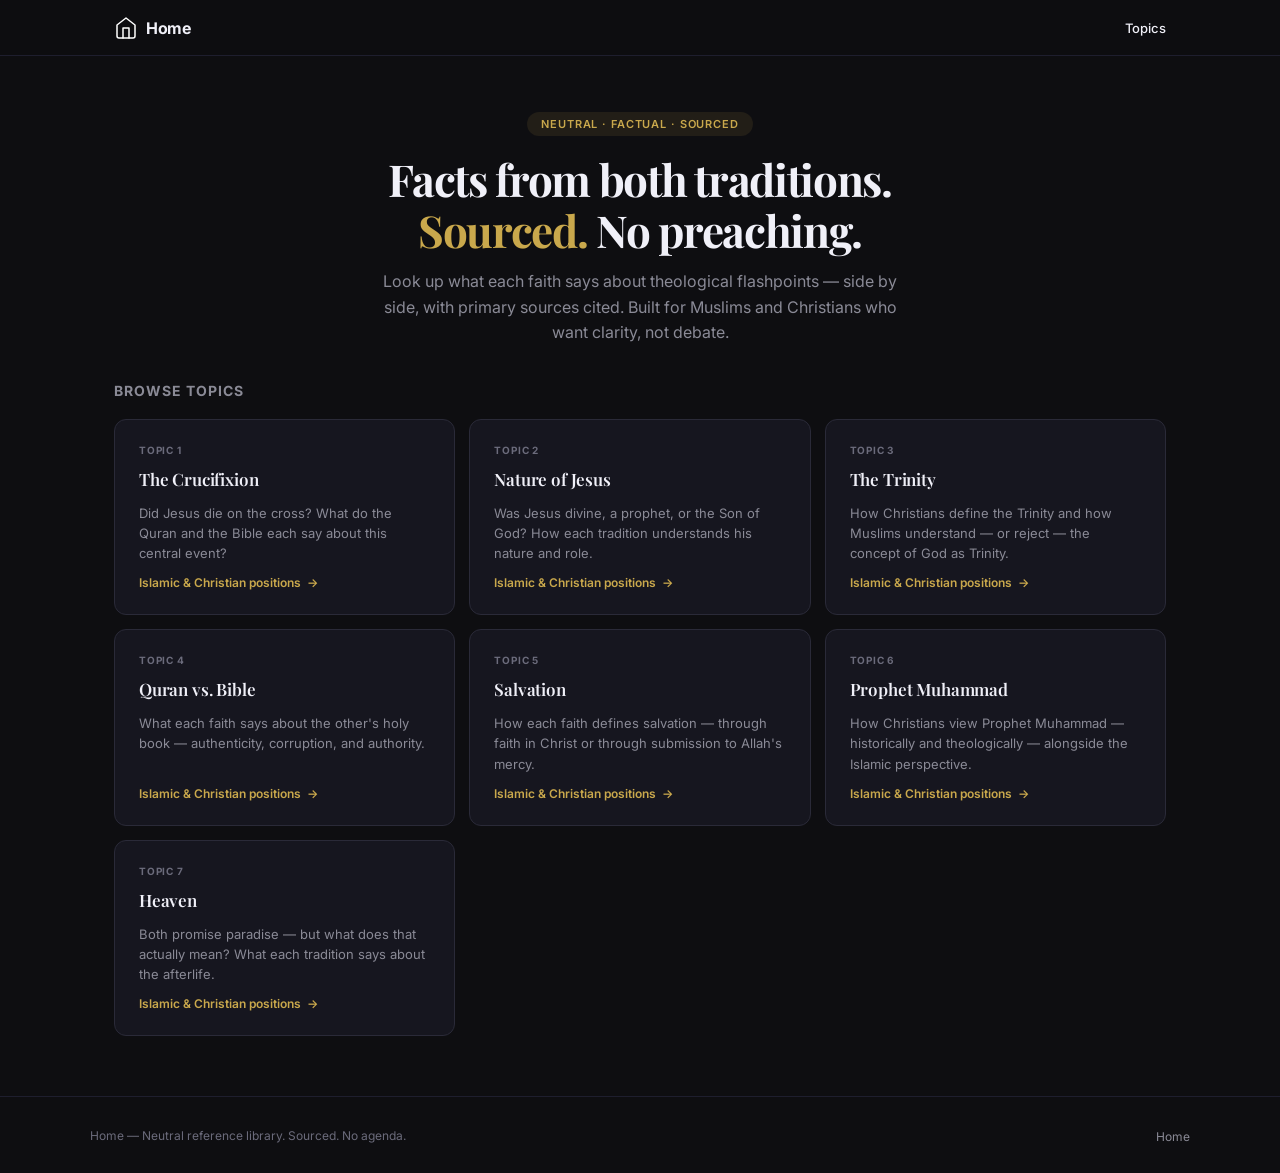
<file: index.html>
<!DOCTYPE html>
<html lang="en">
<head>
<meta charset="UTF-8">
<meta name="viewport" content="width=device-width, initial-scale=1.0">
<title>Home — Neutral, Fact-Based Comparison</title>
<meta name="description" content="Compare Islam and Christianity side-by-side. Factual, sourced positions on 7 theological topics. No advocacy. No conversion. Just: here's what each tradition says, from their own sources.">
<link rel="canonical" href="https://islamchristianity.com/">
<link rel="preconnect" href="https://fonts.googleapis.com">
<link rel="preconnect" href="https://fonts.gstatic.com" crossorigin>
<link href="https://fonts.googleapis.com/css2?family=Inter:wght@400;500;600;700;800&family=Playfair+Display:wght@600;700&display=swap" rel="stylesheet">
<style>
* { margin: 0; padding: 0; box-sizing: border-box; }
body { font-family: 'Inter', -apple-system, BlinkMacSystemFont, sans-serif; background: #0e0e11; color: #c4c4d0; min-height: 100vh; }
a { color: #c9a84c; text-decoration: none; transition: color 0.2s; }
a:hover { color: #dbb85e; }

/* Header */
.site-header {
  position: sticky; top: 0; z-index: 100;
  background: rgba(14,14,17,0.9);
  backdrop-filter: blur(12px);
  border-bottom: 1px solid #1e1e2e;
  height: 56px;
}
.header-inner {
  max-width: 1100px; margin: 0 auto; padding: 0 24px;
  height: 100%; display: flex; align-items: center; justify-content: space-between;
}
.site-logo {
  font-size: 16px; font-weight: 700; color: #f0f0f8; letter-spacing: -0.02em;
  display: flex; align-items: center; gap: 8px;
}
.site-logo .logo-icon {
  width: 28px; height: 28px; background: #2d5a4c; border-radius: 6px;
  display: flex; align-items: center; justify-content: center;
  color: white; font-size: 11px; font-weight: 800;
}
.nav-links { display: flex; gap: 24px; }
.nav-links a { font-size: 13px; font-weight: 500; color: #8a8a96; }
.nav-links a:hover, .nav-links a.active { color: #f0f0f8; }

/* Hero */
.hero {
  max-width: 1100px; margin: 0 auto; padding: 56px 24px 36px; text-align: center;
}
.hero-tag {
  display: inline-block; font-size: 11px; font-weight: 600;
  letter-spacing: 0.08em; text-transform: uppercase;
  color: #c9a84c; background: rgba(201,168,76,0.1); padding: 5px 14px;
  border-radius: 20px; margin-bottom: 18px;
}
.hero h1 {
  font-family: 'Playfair Display', Georgia, serif;
  font-size: clamp(28px, 5vw, 44px); font-weight: 700; line-height: 1.15;
  letter-spacing: -0.03em; margin-bottom: 14px; color: #f0f0f8;
}
.hero h1 .accent { color: #c9a84c; }
.hero-sub { font-size: 16px; color: #8a8a96; max-width: 520px; margin: 0 auto; line-height: 1.6; }

/* Topic Cards */
.topics { max-width: 1100px; margin: 0 auto; padding: 0 24px 60px; }
.topics-title { font-size: 14px; font-weight: 700; color: #8a8a96; text-transform: uppercase; letter-spacing: 1px; margin-bottom: 20px; }
.topic-grid { display: grid; grid-template-columns: repeat(auto-fill, minmax(280px, 1fr)); gap: 14px; }

.topic-card {
  background: #16161f; border: 1px solid #2a2a38; border-radius: 12px; padding: 24px;
  transition: border-color 0.2s, background 0.2s, transform 0.15s;
  display: flex; flex-direction: column; gap: 12px;
}
.topic-card:hover { border-color: #3a3a4a; background: #1a1a26; transform: translateY(-1px); }

.topic-card .num {
  font-size: 10px; font-weight: 700; color: #6b6b7b;
  text-transform: uppercase; letter-spacing: 0.8px;
}

.topic-card h3 {
  font-family: 'Playfair Display', Georgia, serif;
  font-size: 17px; font-weight: 600; color: #f0f0f8;
  letter-spacing: -0.01em; line-height: 1.35;
}

.topic-card p { font-size: 13px; color: #8a8a96; line-height: 1.55; flex-grow: 1; }

.topic-card .card-meta {
  font-size: 12px; color: #c9a84c; font-weight: 600;
  display: flex; align-items: center; gap: 6px;
}
.topic-card .card-meta .arrow { transition: transform 0.15s; display: inline-block; }
.topic-card:hover .card-meta .arrow { transform: translateX(3px); }

/* Footer */
.site-footer { border-top: 1px solid #1e1e2e; padding: 28px 24px; }
.footer-inner { max-width: 1100px; margin: 0 auto; display: flex; justify-content: space-between; align-items: center; flex-wrap: wrap; gap: 12px; }
.footer-inner p { font-size: 12px; color: #6b6b7b; }
.footer-links { display: flex; gap: 20px; list-style: none; }
.footer-links a { font-size: 12px; color: #8a8a96; }
.footer-links a:hover { color: #c9a84c; }

@media (max-width: 640px) {
  .topic-grid { grid-template-columns: 1fr; }
  .footer-inner { flex-direction: column; text-align: center; }
}
</style>
</head>
<body>

<header class="site-header">
  <div class="header-inner">
    <a href="index.html" class="site-logo">
      <svg xmlns="http://www.w3.org/2000/svg" width="24" height="24" viewBox="0 0 24 24" fill="none" stroke="white" stroke-width="1.5" stroke-linecap="round" stroke-linejoin="round"><path d="M3 9l9-7 9 7v11a2 2 0 0 1-2 2H5a2 2 0 0 1-2-2z"></path><polyline points="9 22 9 12 15 12 15 22"></polyline></svg>
      Home
    </a>
    <nav class="nav-links">
      <a href="index.html" class="active">Topics</a>
    </nav>
  </div>
</header>

<section class="hero">
  <span class="hero-tag">Neutral · Factual · Sourced</span>
  <h1>Facts from both traditions.<br><span class="accent">Sourced.</span> No preaching.</h1>
  <p class="hero-sub">Look up what each faith says about theological flashpoints — side by side, with primary sources cited. Built for Muslims and Christians who want clarity, not debate.</p>
</section>

<section class="topics">
  <div class="topics-title">Browse Topics</div>
  <div class="topic-grid">

    <a href="topics/crucifixion/" class="topic-card">
      <div class="num">Topic 1</div>
      <h3>The Crucifixion</h3>
      <p>Did Jesus die on the cross? What do the Quran and the Bible each say about this central event?</p>
      <div class="card-meta">Islamic &amp; Christian positions <span class="arrow">→</span></div>
    </a>

    <a href="topics/jesus-nature/" class="topic-card">
      <div class="num">Topic 2</div>
      <h3>Nature of Jesus</h3>
      <p>Was Jesus divine, a prophet, or the Son of God? How each tradition understands his nature and role.</p>
      <div class="card-meta">Islamic &amp; Christian positions <span class="arrow">→</span></div>
    </a>

    <a href="topics/trinity/" class="topic-card">
      <div class="num">Topic 3</div>
      <h3>The Trinity</h3>
      <p>How Christians define the Trinity and how Muslims understand — or reject — the concept of God as Trinity.</p>
      <div class="card-meta">Islamic &amp; Christian positions <span class="arrow">→</span></div>
    </a>

    <a href="topics/quran-vs-bible/" class="topic-card">
      <div class="num">Topic 4</div>
      <h3>Quran vs. Bible</h3>
      <p>What each faith says about the other's holy book — authenticity, corruption, and authority.</p>
      <div class="card-meta">Islamic &amp; Christian positions <span class="arrow">→</span></div>
    </a>

    <a href="topics/salvation/" class="topic-card">
      <div class="num">Topic 5</div>
      <h3>Salvation</h3>
      <p>How each faith defines salvation — through faith in Christ or through submission to Allah's mercy.</p>
      <div class="card-meta">Islamic &amp; Christian positions <span class="arrow">→</span></div>
    </a>

    <a href="topics/muhammad/" class="topic-card">
      <div class="num">Topic 6</div>
      <h3>Prophet Muhammad</h3>
      <p>How Christians view Prophet Muhammad — historically and theologically — alongside the Islamic perspective.</p>
      <div class="card-meta">Islamic &amp; Christian positions <span class="arrow">→</span></div>
    </a>

    <a href="topics/heaven/" class="topic-card">
      <div class="num">Topic 7</div>
      <h3>Heaven</h3>
      <p>Both promise paradise — but what does that actually mean? What each tradition says about the afterlife.</p>
      <div class="card-meta">Islamic &amp; Christian positions <span class="arrow">→</span></div>
    </a>

  </div>
</section>

<footer class="site-footer">
  <div class="footer-inner">
    <p>Home — Neutral reference library. Sourced. No agenda.</p>
    <ul class="footer-links">
      <li><a href="index.html">Home</a></li>
    </ul>
  </div>
</footer>

</body>
</html>
</file>
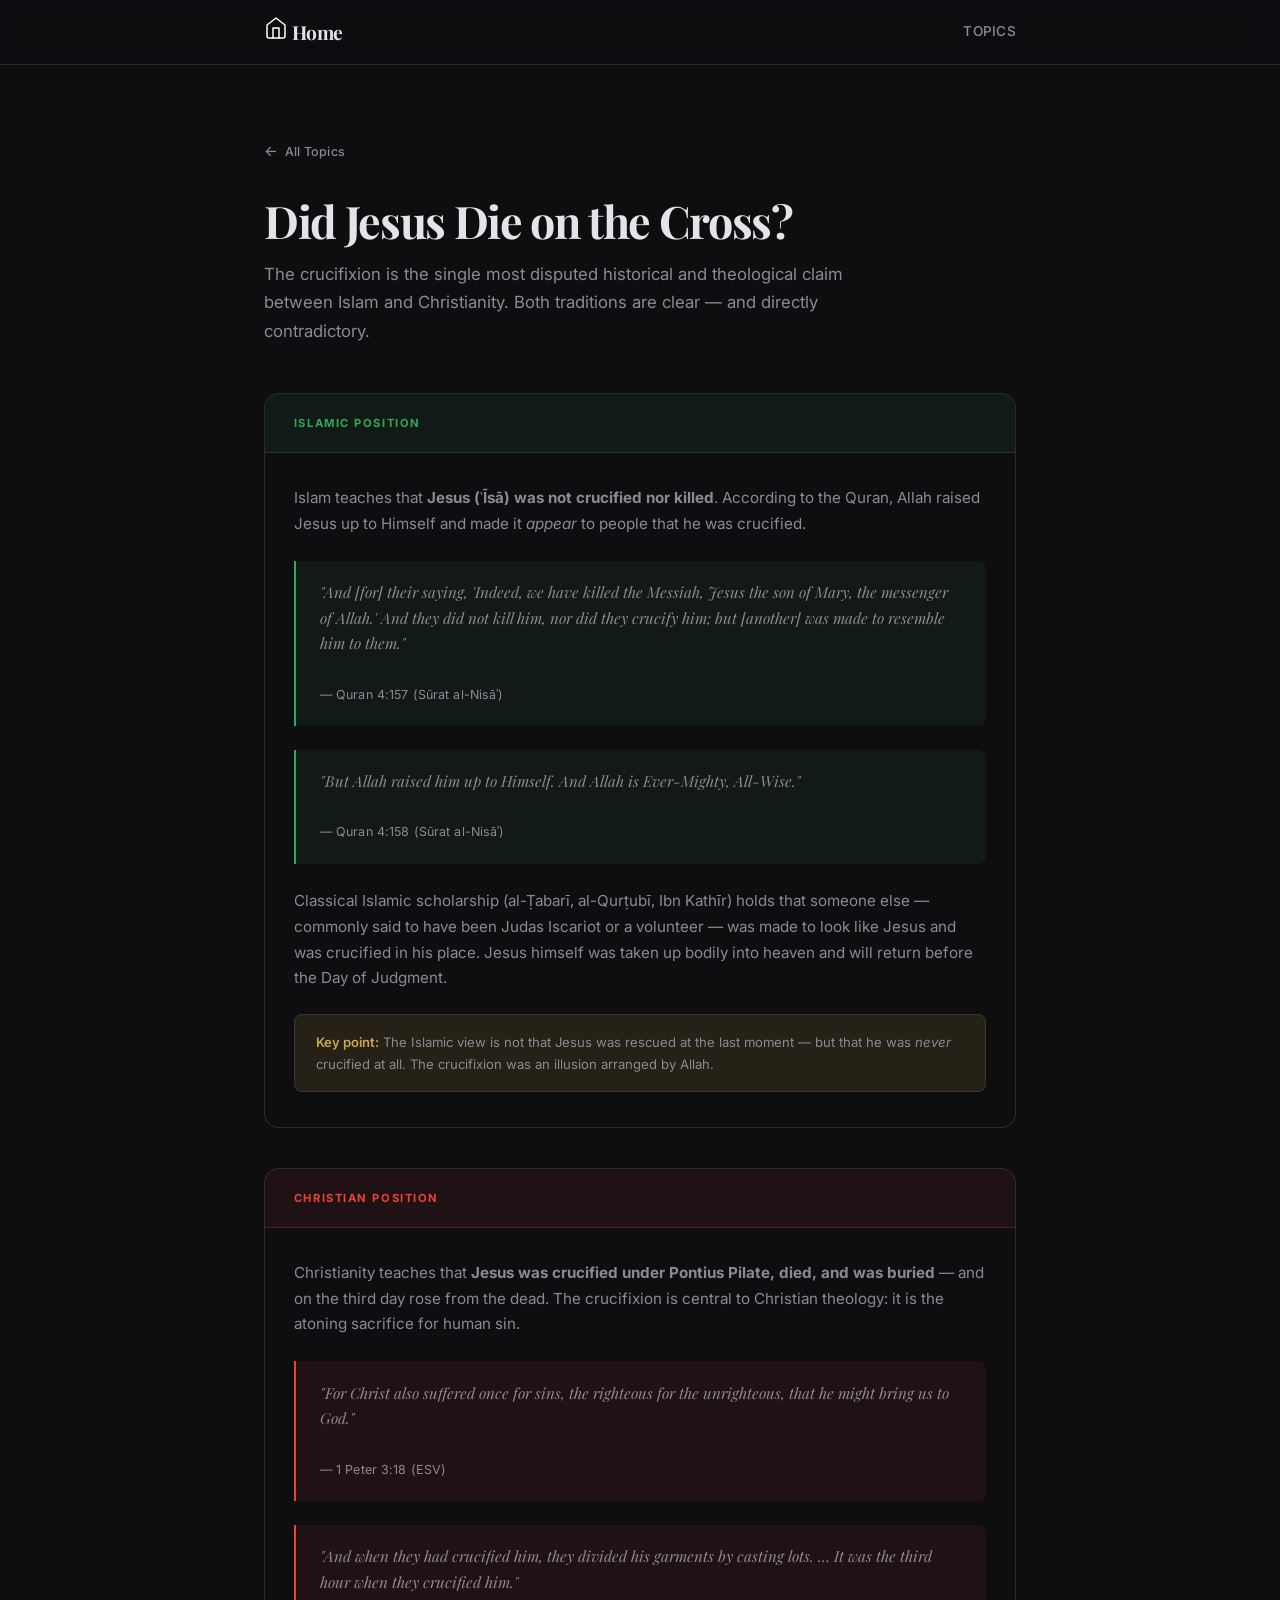
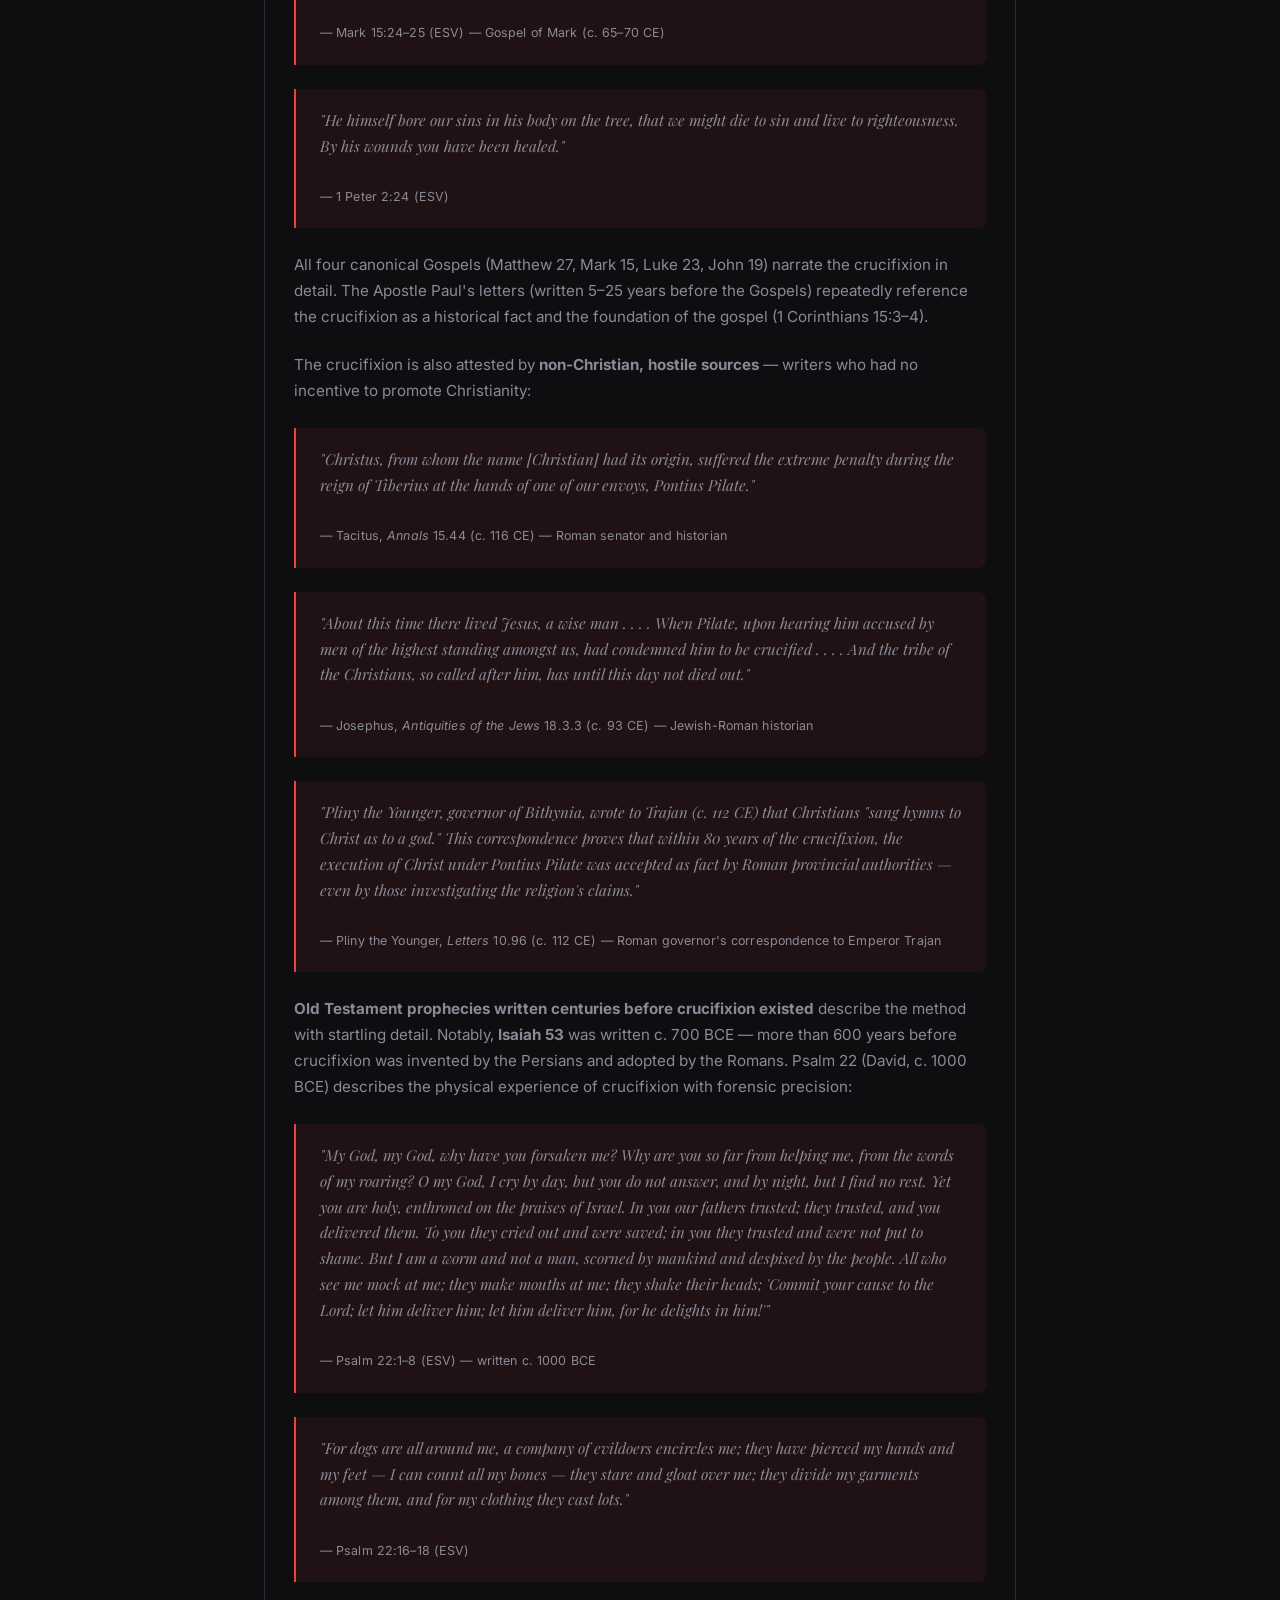
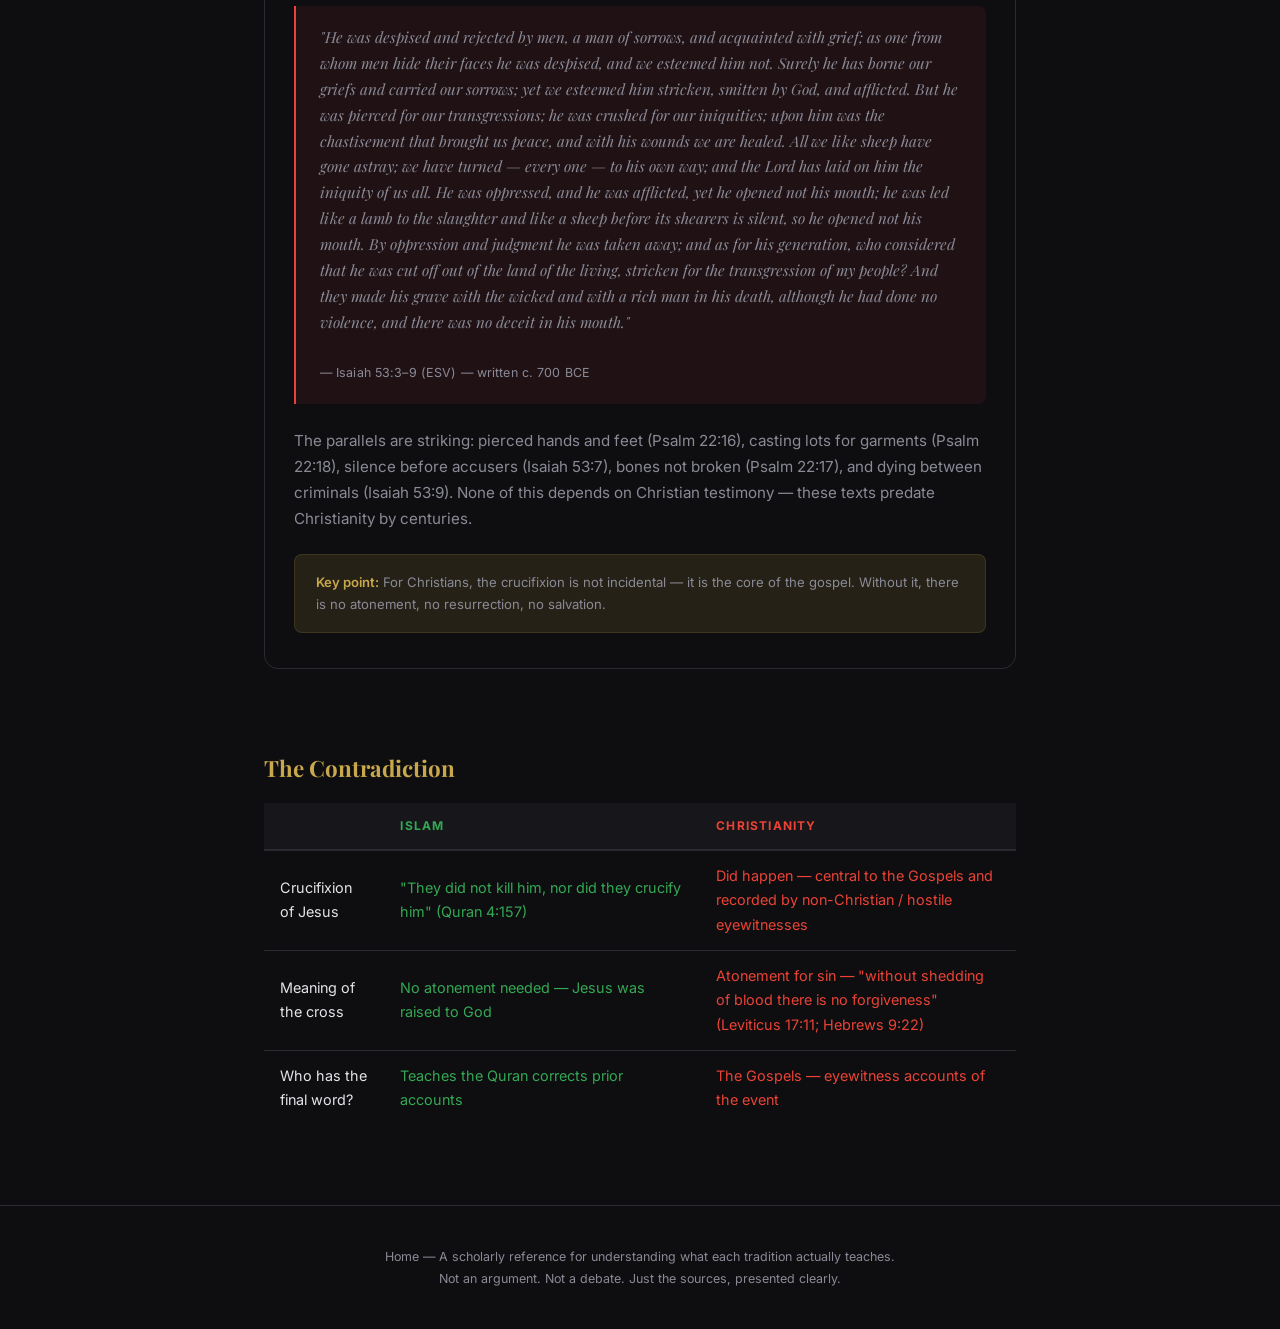
<file: topics/crucifixion/index.html>
<!DOCTYPE html>
<html lang="en">
<head>
  <meta charset="UTF-8">
  <meta name="viewport" content="width=device-width, initial-scale=1.0">
  <title>Crucifixion of Jesus — IslamChristianity.com</title>
  <link rel="preconnect" href="https://fonts.googleapis.com">
  <link rel="preconnect" href="https://fonts.gstatic.com" crossorigin>
  <link href="https://fonts.googleapis.com/css2?family=Inter:wght@400;500;600;700;800&family=Playfair+Display:wght@600;700&display=swap" rel="stylesheet">
  <style>
    *, *::before, *::after { margin: 0; padding: 0; box-sizing: border-box; }

    :root {
      --bg: #0e0e11;
      --bg-card: #16161b;
      --bg-card-hover: #1c1c23;
      --border: #2a2a33;
      --text: #e4e4e8;
      --text-muted: #8a8a96;
      --accent: #c9a84c;
      --accent-dim: rgba(201, 168, 76, 0.12);
      --islamic-bg: rgba(52, 168, 84, 0.08);
      --islamic-border: rgba(52, 168, 84, 0.25);
      --islamic-label: #34a854;
      --chris-bg: rgba(234, 67, 53, 0.08);
      --chris-border: rgba(234, 67, 53, 0.25);
      --chris-label: #ea4335;
      --font-sans: 'Inter', -apple-system, BlinkMacSystemFont, sans-serif;
      --font-serif: 'Playfair Display', Georgia, serif;
      --max-w: 800px;
    }

    html { scroll-behavior: smooth; }

    body {
      font-family: var(--font-sans);
      background: var(--bg);
      color: var(--text);
      line-height: 1.7;
      -webkit-font-smoothing: antialiased;
    }

    a { color: var(--accent); text-decoration: none; transition: color 0.2s; }
    a:hover { color: #dbb85e; }

    /* ── NAV ── */
    nav {
      position: sticky; top: 0; z-index: 50;
      background: rgba(14,14,17,0.85);
      backdrop-filter: blur(12px);
      border-bottom: 1px solid var(--border);
    }
    .nav-inner {
      max-width: var(--max-w);
      margin: 0 auto;
      padding: 0 1.5rem;
      height: 64px;
      display: flex;
      align-items: center;
      justify-content: space-between;
    }
    .logo {
      font-family: var(--font-serif);
      font-weight: 700;
      font-size: 1.2rem;
      color: var(--text);
      letter-spacing: -0.02em;
    }
    .logo span { color: var(--accent); }
    .nav-links { display: flex; gap: 2rem; }
    .nav-links a {
      font-size: 0.85rem;
      font-weight: 500;
      color: var(--text-muted);
      letter-spacing: 0.02em;
      text-transform: uppercase;
    }
    .nav-links a:hover { color: var(--accent); }

    /* ── HERO ── */
    .topic-hero {
      max-width: var(--max-w);
      margin: 0 auto;
      padding: 4.5rem 1.5rem 3rem;
    }
    .back-link {
      display: inline-flex;
      align-items: center;
      gap: 0.4rem;
      font-size: 0.78rem;
      font-weight: 500;
      color: var(--text-muted);
      margin-bottom: 2rem;
      letter-spacing: 0.02em;
    }
    .back-link:hover { color: var(--accent); }
    .back-link::before { content: "←"; font-size: 0.9rem; }
    .topic-hero h1 {
      font-family: var(--font-serif);
      font-size: clamp(2rem, 4.5vw, 2.8rem);
      font-weight: 700;
      line-height: 1.15;
      letter-spacing: -0.03em;
      margin-bottom: 0.8rem;
    }
    .topic-hero p {
      font-size: 1.05rem;
      color: var(--text-muted);
      max-width: 600px;
    }

    /* ── POSITION SECTIONS ── */
    .positions {
      max-width: var(--max-w);
      margin: 0 auto;
      padding: 0 1.5rem 5rem;
      display: flex;
      flex-direction: column;
      gap: 2.5rem;
    }

    .position {
      border: 1px solid var(--border);
      border-radius: 14px;
      overflow: hidden;
    }
    .position-header {
      padding: 1.2rem 1.8rem;
      font-size: 0.7rem;
      font-weight: 700;
      letter-spacing: 0.14em;
      text-transform: uppercase;
    }
    .position-header.islamic {
      background: var(--islamic-bg);
      color: var(--islamic-label);
      border-bottom: 1px solid var(--islamic-border);
    }
    .position-header.christian {
      background: var(--chris-bg);
      color: var(--chris-label);
      border-bottom: 1px solid var(--chris-border);
    }
    .position-body {
      padding: 2rem 1.8rem 2.2rem;
    }
    .position-body p {
      font-size: 0.95rem;
      color: var(--text-muted);
      margin-bottom: 1.4rem;
      line-height: 1.7;
    }
    .position-body p:last-child { margin-bottom: 0; }

    /* ── SOURCE QUOTES ── */
    blockquote {
      border-left: 2px solid var(--accent);
      padding: 1.2rem 1.5rem;
      margin: 1.5rem 0;
      background: var(--bg-card);
      border-radius: 0 8px 8px 0;
    }
    blockquote.islamic-bq { border-left-color: var(--islamic-label); background: var(--islamic-bg); }
    blockquote.christian-bq { border-left-color: var(--chris-label); background: var(--chris-bg); }

    blockquote p {
      font-family: var(--font-serif);
      font-size: 1.05rem;
      font-style: italic;
      color: var(--text);
      line-height: 1.7;
      margin-bottom: 0.6rem;
    }
    blockquote cite {
      font-family: var(--font-sans);
      font-size: 0.78rem;
      font-style: normal;
      color: var(--text-muted);
      letter-spacing: 0.01em;
    }

    /* ── NOTES ── */
    .note {
      font-size: 0.82rem;
      color: var(--text-muted);
      padding: 1rem 1.3rem;
      background: var(--accent-dim);
      border-radius: 8px;
      border: 1px solid rgba(201,168,76,0.15);
      margin-top: 1rem;
    }
    .note strong { color: var(--accent); font-weight: 600; }

    /* ── CONTRADICTION TABLE ── */
    .contradiction-table { max-width: var(--max-w); margin: 0 auto 5rem; padding: 0 1.5rem; }
    .contradiction-table h2 { font-family: var(--font-serif); font-size: 1.4rem; margin-bottom: 1rem; color: var(--accent); }
    .contradiction-table table { width: 100%; border-collapse: collapse; font-size: 0.9rem; }
    .contradiction-table th { padding: 0.8rem 1rem; text-align: left; background: var(--bg-card); border-bottom: 2px solid var(--border); color: var(--text-muted); font-size: 0.75rem; text-transform: uppercase; letter-spacing: 0.1em; }
    .contradiction-table td { padding: 0.8rem 1rem; border-bottom: 1px solid var(--border); color: var(--text); }
    .contradiction-table tr:last-child td { border-bottom: none; }
    .contradiction-table .islamic-cell { color: var(--islamic-label); }
    .contradiction-table .chris-cell { color: var(--chris-label); }


    .contradiction-table th:nth-child(1),
    .contradiction-table td:nth-child(1) { width: 16%; min-width: 120px; }
    .contradiction-table th:nth-child(2),
    .contradiction-table td:nth-child(2) { width: 42%; }
    .contradiction-table th:nth-child(3),
    .contradiction-table td:nth-child(3) { width: 42%; }


    /* ── FOOTER ── */
    footer {
      border-top: 1px solid var(--border);
      padding: 2.5rem 1.5rem;
      text-align: center;
    }
    footer p {
      font-size: 0.78rem;
      color: var(--text-muted);
      max-width: var(--max-w);
      margin: 0 auto;
    }
    footer a { color: var(--text-muted); text-decoration: underline; text-decoration-color: var(--border); }
    footer a:hover { color: var(--accent); text-decoration-color: var(--accent); }

    /* ── RESPONSIVE ── */
    @media (max-width: 640px) {
      .topic-hero { padding: 3.5rem 1.2rem 2.5rem; }
      .position-body { padding: 1.4rem 1.2rem 1.6rem; }
      .position-header { padding: 1rem 1.2rem; }
      blockquote { padding: 1rem 1.2rem; }
      blockquote p { font-size: 0.95rem; }
    }
  </style>
</head>
<body>

<nav>
  <div class="nav-inner">
    <a href="../../index.html" class="logo"><svg xmlns="http://www.w3.org/2000/svg" width="24" height="24" viewBox="0 0 24 24" fill="none" stroke="white" stroke-width="1.5" stroke-linecap="round" stroke-linejoin="round"><path d="M3 9l9-7 9 7v11a2 2 0 0 1-2 2H5a2 2 0 0 1-2-2z"></path><polyline points="9 22 9 12 15 12 15 22"></polyline></svg> Home</a>
    <div class="nav-links">
      <a href="../../index.html">Topics</a>

    </div>
  </div>
</nav>

<div class="topic-hero">
  <a href="../../index.html" class="back-link">All Topics</a>
  <h1>Did Jesus Die on the Cross?</h1>
  <p>The crucifixion is the single most disputed historical and theological claim between Islam and Christianity. Both traditions are clear — and directly contradictory.</p>
</div>

<main class="positions">

  <!-- ── ISLAMIC POSITION ── -->
  <section class="position">
    <div class="position-header islamic">Islamic Position</div>
    <div class="position-body">
      <p>Islam teaches that <strong>Jesus (ʿĪsā) was not crucified nor killed</strong>. According to the Quran, Allah raised Jesus up to Himself and made it <em>appear</em> to people that he was crucified.</p>

      <blockquote class="islamic-bq">
        <p>"And [for] their saying, 'Indeed, we have killed the Messiah, Jesus the son of Mary, the messenger of Allah.' And they did not kill him, nor did they crucify him; but [another] was made to resemble him to them."</p>
        <cite>— Quran 4:157 (Sūrat al-Nisāʾ)</cite>
      </blockquote>

      <blockquote class="islamic-bq">
        <p>"But Allah raised him up to Himself. And Allah is Ever-Mighty, All-Wise."</p>
        <cite>— Quran 4:158 (Sūrat al-Nisāʾ)</cite>
      </blockquote>

      <p>Classical Islamic scholarship (al-Ṭabarī, al-Qurṭubī, Ibn Kathīr) holds that someone else — commonly said to have been Judas Iscariot or a volunteer — was made to look like Jesus and was crucified in his place. Jesus himself was taken up bodily into heaven and will return before the Day of Judgment.</p>

      <div class="note">
        <strong>Key point:</strong> The Islamic view is not that Jesus was rescued at the last moment — but that he was <em>never</em> crucified at all. The crucifixion was an illusion arranged by Allah.
      </div>
    </div>
  </section>

  <!-- ── CHRISTIAN POSITION ── -->
  <section class="position">
    <div class="position-header christian">Christian Position</div>
    <div class="position-body">
      <p>Christianity teaches that <strong>Jesus was crucified under Pontius Pilate, died, and was buried</strong> — and on the third day rose from the dead. The crucifixion is central to Christian theology: it is the atoning sacrifice for human sin.</p>

      <blockquote class="christian-bq">
        <p>"For Christ also suffered once for sins, the righteous for the unrighteous, that he might bring us to God."</p>
        <cite>— 1 Peter 3:18 (ESV)</cite>
      </blockquote>

      <blockquote class="christian-bq">
        <p>"And when they had crucified him, they divided his garments by casting lots. … It was the third hour when they crucified him."</p>
        <cite>— Mark 15:24–25 (ESV) — Gospel of Mark (c. 65–70 CE)</cite>
      </blockquote>

      <blockquote class="christian-bq">
        <p>"He himself bore our sins in his body on the tree, that we might die to sin and live to righteousness. By his wounds you have been healed."</p>
        <cite>— 1 Peter 2:24 (ESV)</cite>
      </blockquote>

      <p>All four canonical Gospels (Matthew 27, Mark 15, Luke 23, John 19) narrate the crucifixion in detail. The Apostle Paul's letters (written 5–25 years before the Gospels) repeatedly reference the crucifixion as a historical fact and the foundation of the gospel (1 Corinthians 15:3–4).</p>

      <p>The crucifixion is also attested by <strong>non-Christian, hostile sources</strong> — writers who had no incentive to promote Christianity:</p>

      <blockquote class="christian-bq">
        <p>"Christus, from whom the name [Christian] had its origin, suffered the extreme penalty during the reign of Tiberius at the hands of one of our envoys, Pontius Pilate."</p>
        <cite>— Tacitus, <em>Annals</em> 15.44 (c. 116 CE) — Roman senator and historian</cite>
      </blockquote>

      <blockquote class="christian-bq">
        <p>"About this time there lived Jesus, a wise man . . . . When Pilate, upon hearing him accused by men of the highest standing amongst us, had condemned him to be crucified . . . . And the tribe of the Christians, so called after him, has until this day not died out."</p>
        <cite>— Josephus, <em>Antiquities of the Jews</em> 18.3.3 (c. 93 CE) — Jewish-Roman historian</cite>
      </blockquote>

      <blockquote class="christian-bq">
        <p>"Pliny the Younger, governor of Bithynia, wrote to Trajan (c. 112 CE) that Christians "sang hymns to Christ as to a god." This correspondence proves that within 80 years of the crucifixion, the execution of Christ under Pontius Pilate was accepted as fact by Roman provincial authorities — even by those investigating the religion's claims."</p>
        <cite>— Pliny the Younger, <em>Letters</em> 10.96 (c. 112 CE) — Roman governor's correspondence to Emperor Trajan</cite>
      </blockquote>

      <p><strong>Old Testament prophecies written centuries before crucifixion existed</strong> describe the method with startling detail. Notably, <strong>Isaiah 53</strong> was written c. 700 BCE — more than 600 years before crucifixion was invented by the Persians and adopted by the Romans. Psalm 22 (David, c. 1000 BCE) describes the physical experience of crucifixion with forensic precision:</p>

      <blockquote class="christian-bq">
        <p>"My God, my God, why have you forsaken me? Why are you so far from helping me, from the words of my roaring? O my God, I cry by day, but you do not answer, and by night, but I find no rest. Yet you are holy, enthroned on the praises of Israel. In you our fathers trusted; they trusted, and you delivered them. To you they cried out and were saved; in you they trusted and were not put to shame. But I am a worm and not a man, scorned by mankind and despised by the people. All who see me mock at me; they make mouths at me; they shake their heads; 'Commit your cause to the Lord; let him deliver him; let him deliver him, for he delights in him!'"</p>
        <cite>— Psalm 22:1–8 (ESV) — written c. 1000 BCE</cite>
      </blockquote>

      <blockquote class="christian-bq">
        <p>"For dogs are all around me, a company of evildoers encircles me; they have pierced my hands and my feet — I can count all my bones — they stare and gloat over me; they divide my garments among them, and for my clothing they cast lots."</p>
        <cite>— Psalm 22:16–18 (ESV)</cite>
      </blockquote>

      <blockquote class="christian-bq">
        <p>"He was despised and rejected by men, a man of sorrows, and acquainted with grief; as one from whom men hide their faces he was despised, and we esteemed him not. Surely he has borne our griefs and carried our sorrows; yet we esteemed him stricken, smitten by God, and afflicted. But he was pierced for our transgressions; he was crushed for our iniquities; upon him was the chastisement that brought us peace, and with his wounds we are healed. All we like sheep have gone astray; we have turned — every one — to his own way; and the Lord has laid on him the iniquity of us all. He was oppressed, and he was afflicted, yet he opened not his mouth; he was led like a lamb to the slaughter and like a sheep before its shearers is silent, so he opened not his mouth. By oppression and judgment he was taken away; and as for his generation, who considered that he was cut off out of the land of the living, stricken for the transgression of my people? And they made his grave with the wicked and with a rich man in his death, although he had done no violence, and there was no deceit in his mouth."</p>
        <cite>— Isaiah 53:3–9 (ESV) — written c. 700 BCE</cite>
      </blockquote>

      <p>The parallels are striking: pierced hands and feet (Psalm 22:16), casting lots for garments (Psalm 22:18), silence before accusers (Isaiah 53:7), bones not broken (Psalm 22:17), and dying between criminals (Isaiah 53:9). None of this depends on Christian testimony — these texts predate Christianity by centuries.</p>

      <div class="note">
        <strong>Key point:</strong> For Christians, the crucifixion is not incidental — it is the core of the gospel. Without it, there is no atonement, no resurrection, no salvation.
      </div>
    </div>
  </section>

</main>

<div class="contradiction-table" id="about">
  <h2>The Contradiction</h2>
  <table>
    <thead>
      <tr><th></th><th class="islamic-cell">Islam</th><th class="chris-cell">Christianity</th></tr>
    </thead>
    <tbody>
      <tr><td>Crucifixion of Jesus</td><td class="islamic-cell">"They did not kill him, nor did they crucify him" (Quran 4:157)</td><td class="chris-cell">Did happen — central to the Gospels and recorded by non-Christian / hostile eyewitnesses</td></tr>
      <td>Meaning of the cross</td><td class="islamic-cell">No atonement needed — Jesus was raised to God</td><td class="chris-cell">Atonement for sin — "without shedding of blood there is no forgiveness" (Leviticus 17:11; Hebrews 9:22)</td></tr>
      <td>Who has the final word?</td><td class="islamic-cell">Teaches the Quran corrects prior accounts</td><td class="chris-cell">The Gospels — eyewitness accounts of the event</td></tr>
    </tbody>
  </table>
</div>

<footer id="about">
  <p>Home — A scholarly reference for understanding what each tradition actually teaches.<br>
  Not an argument. Not a debate. Just the sources, presented clearly.</p>
</footer>

</body>
</html>
</file>
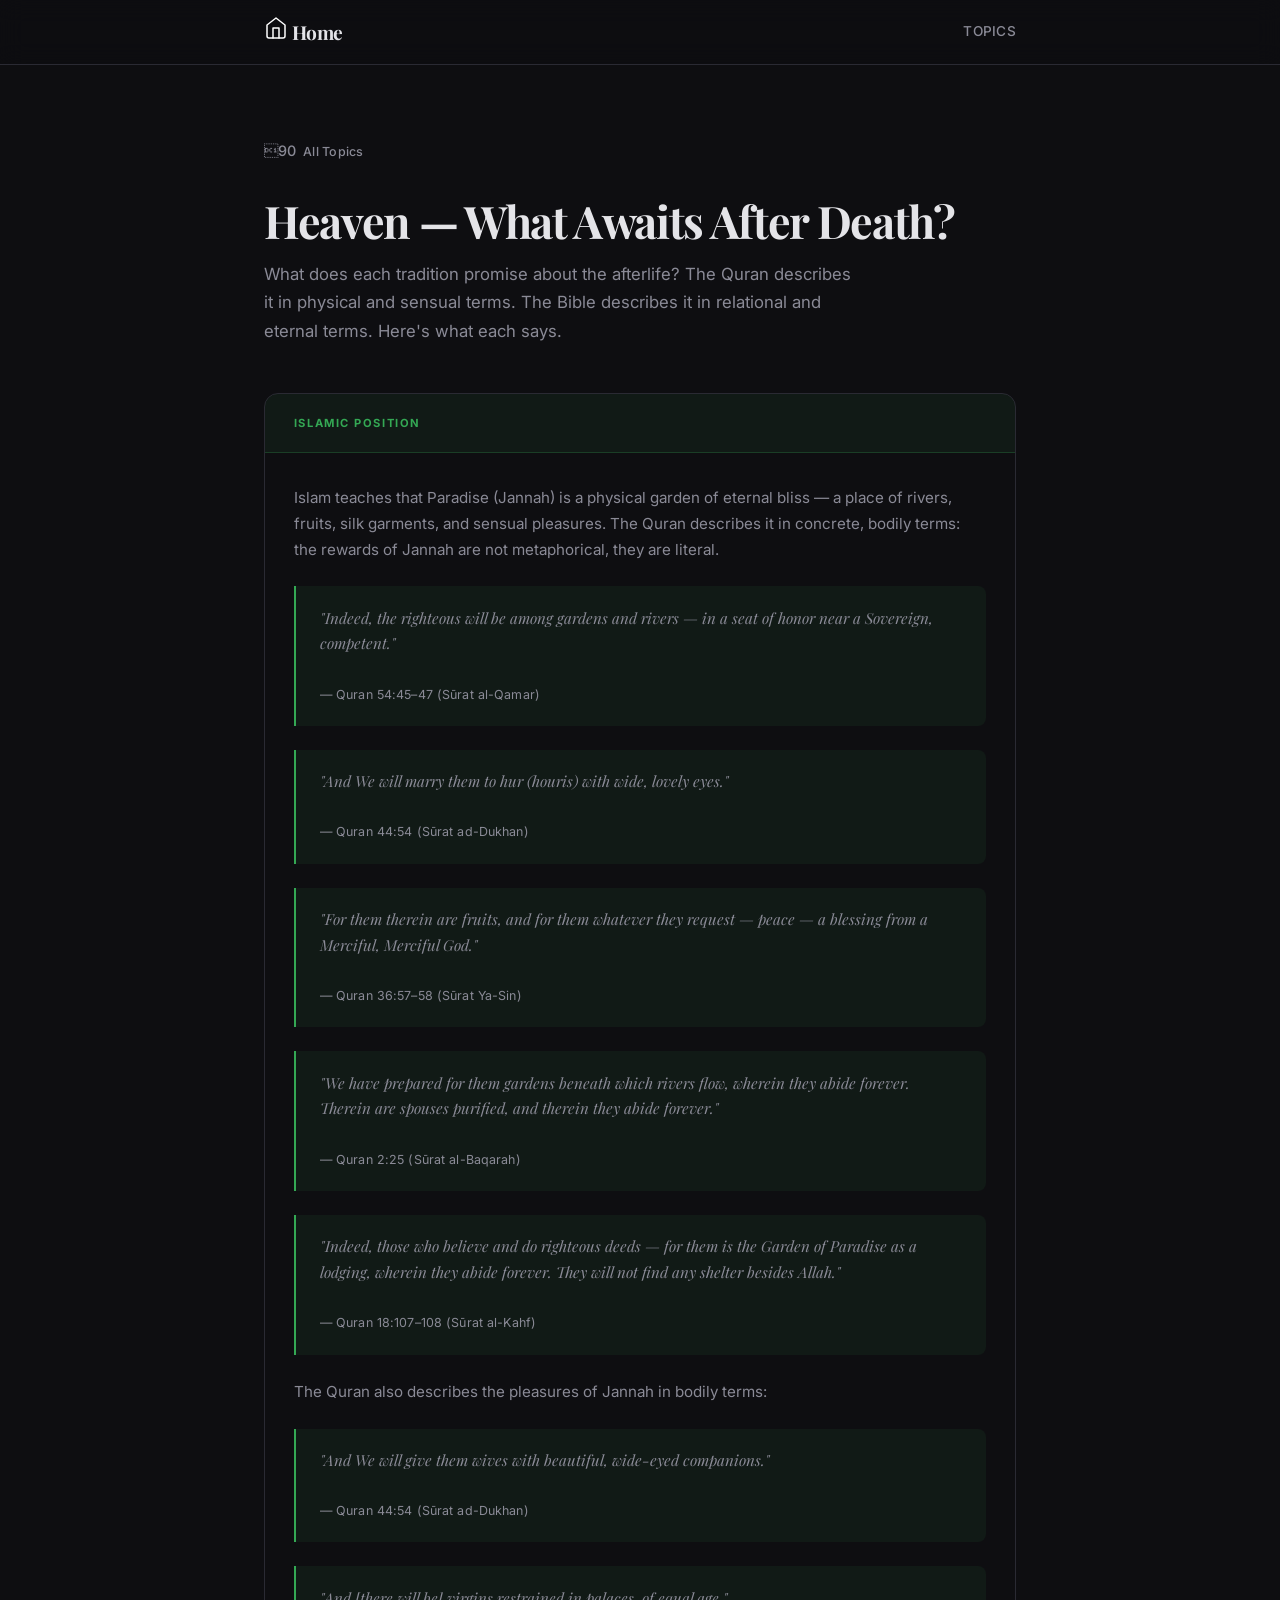
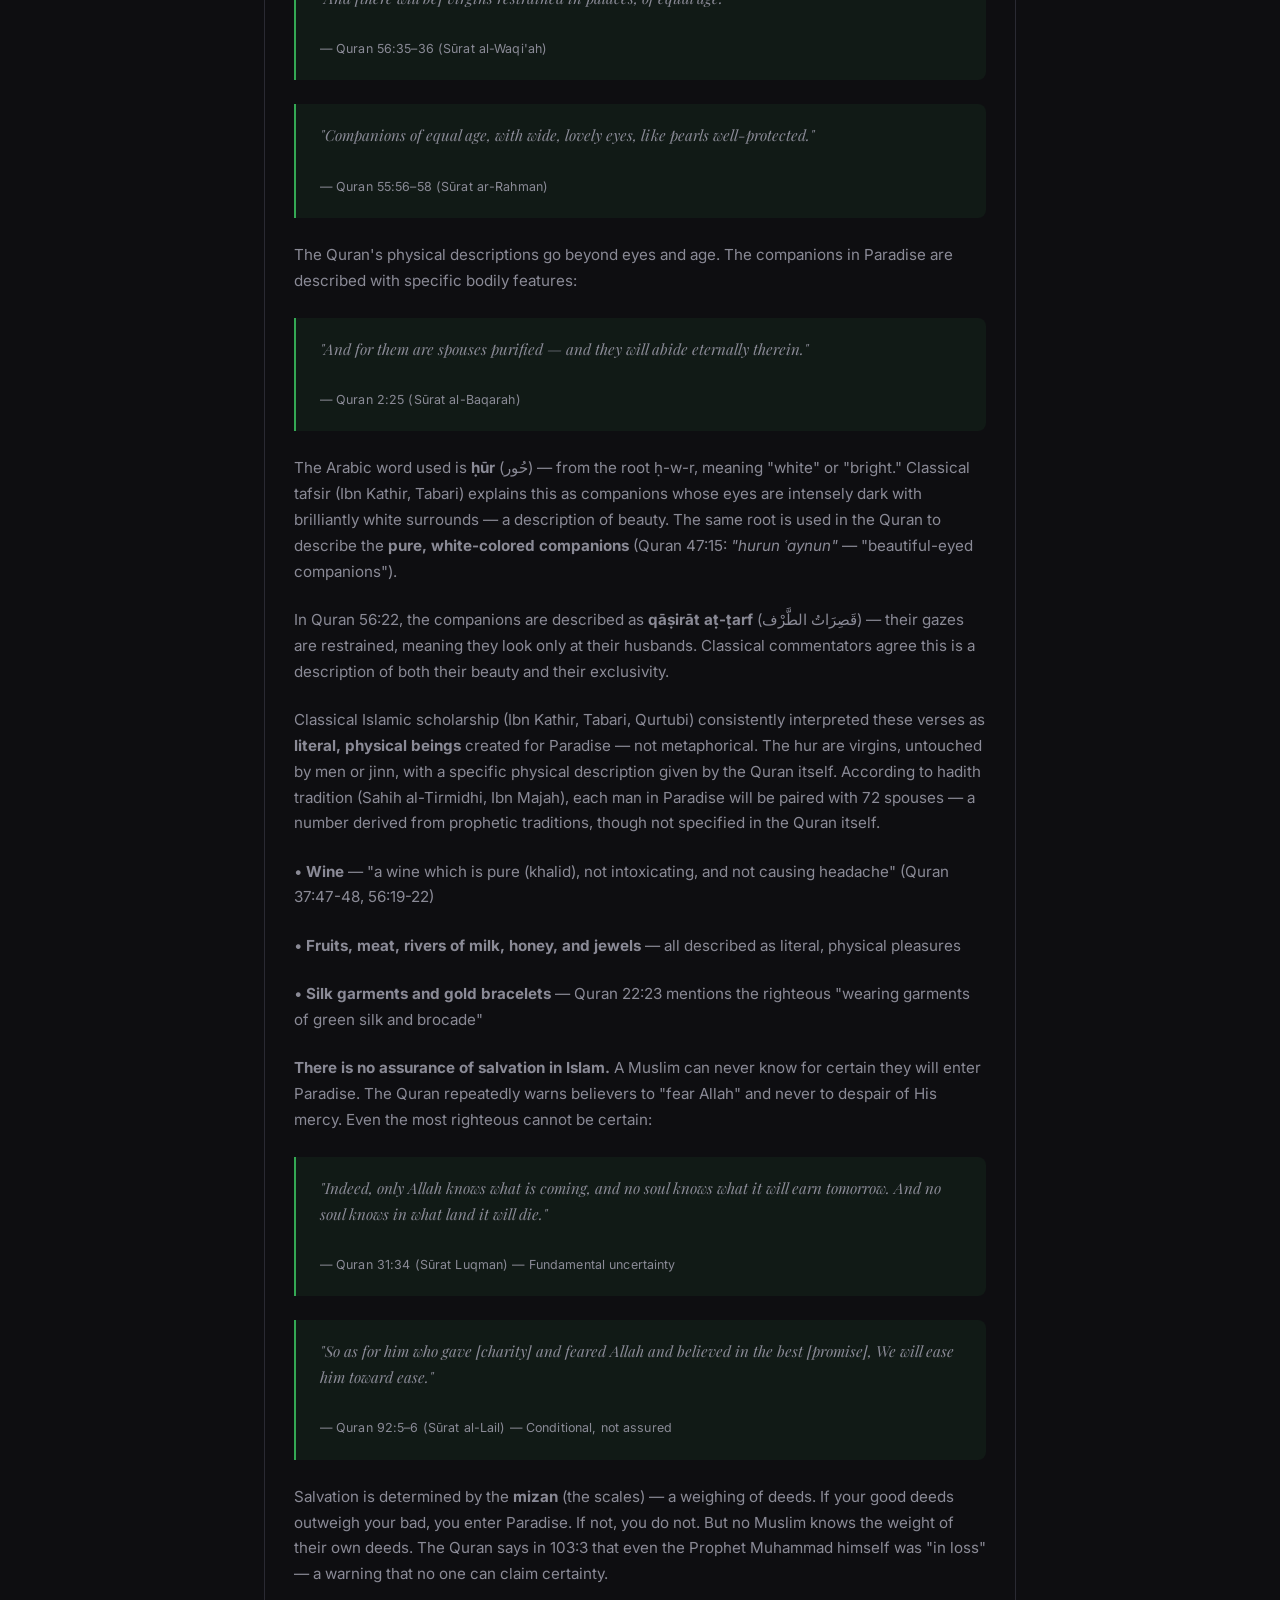
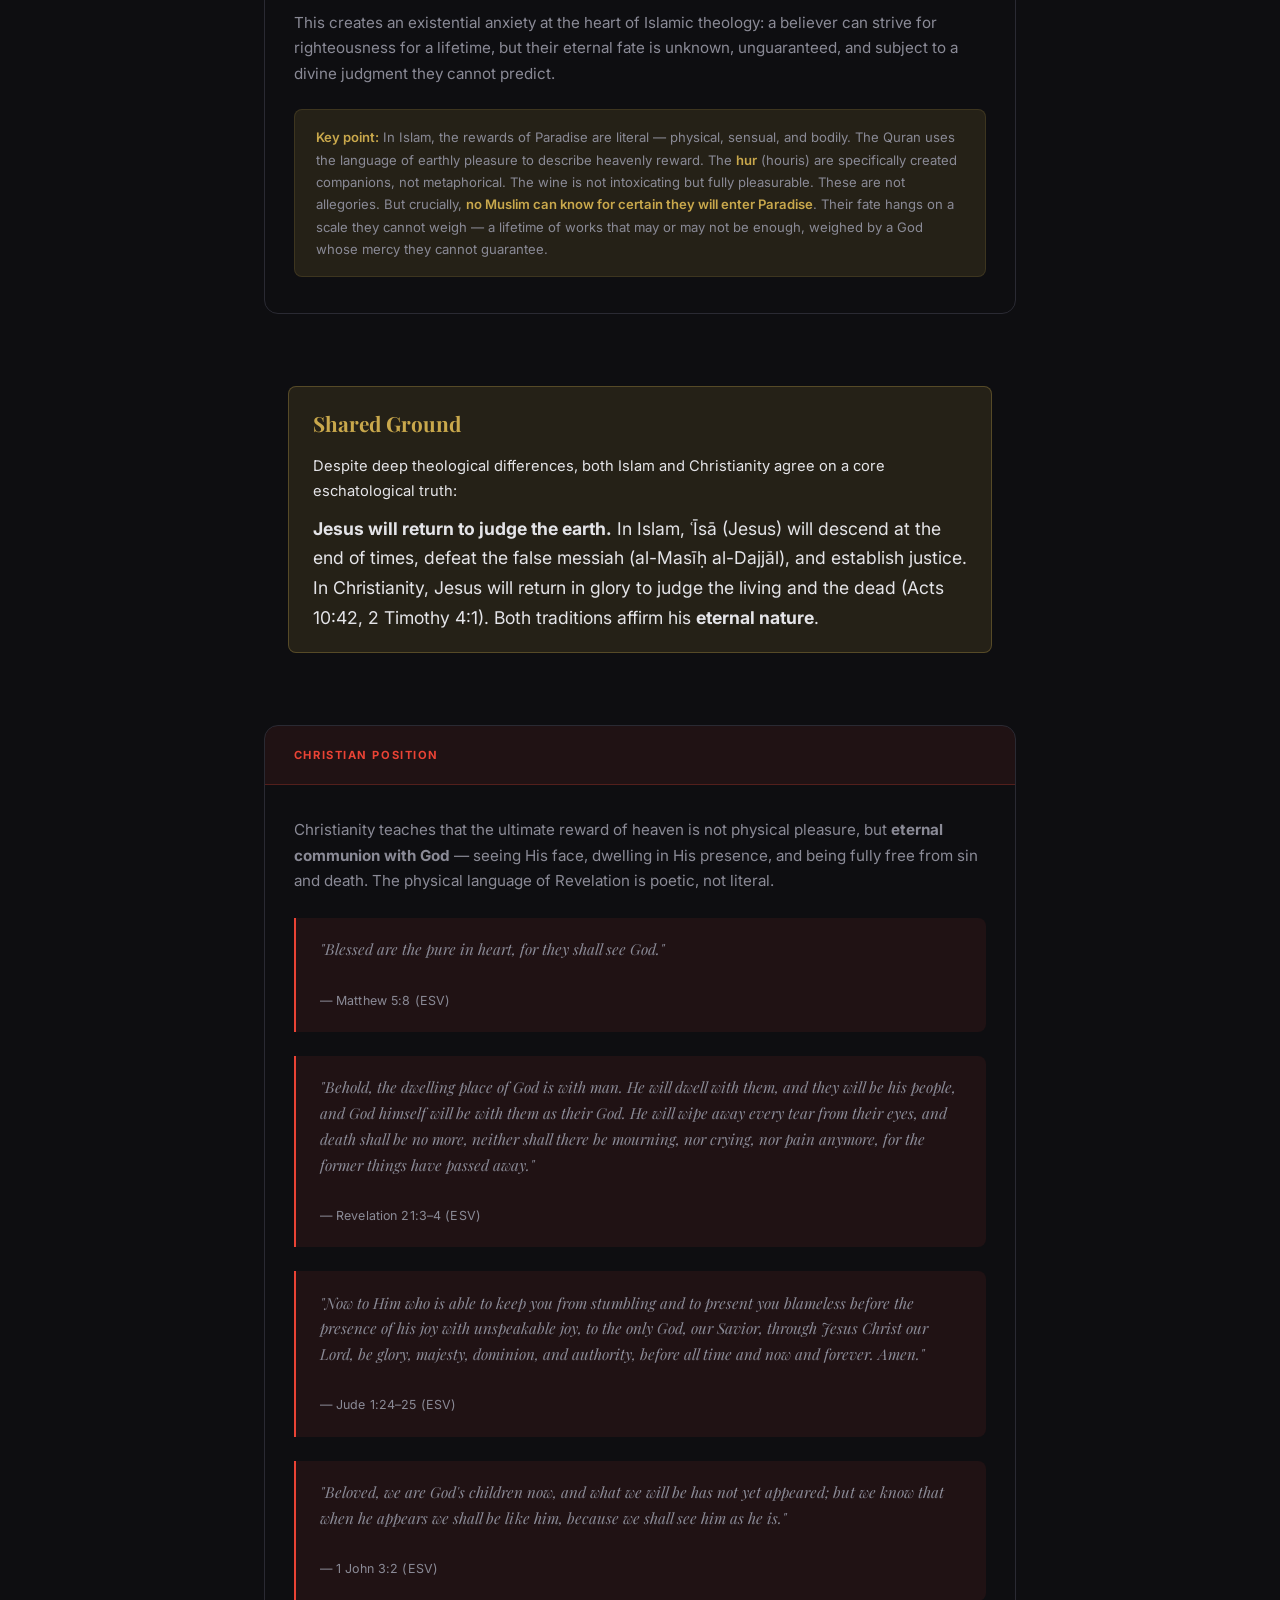
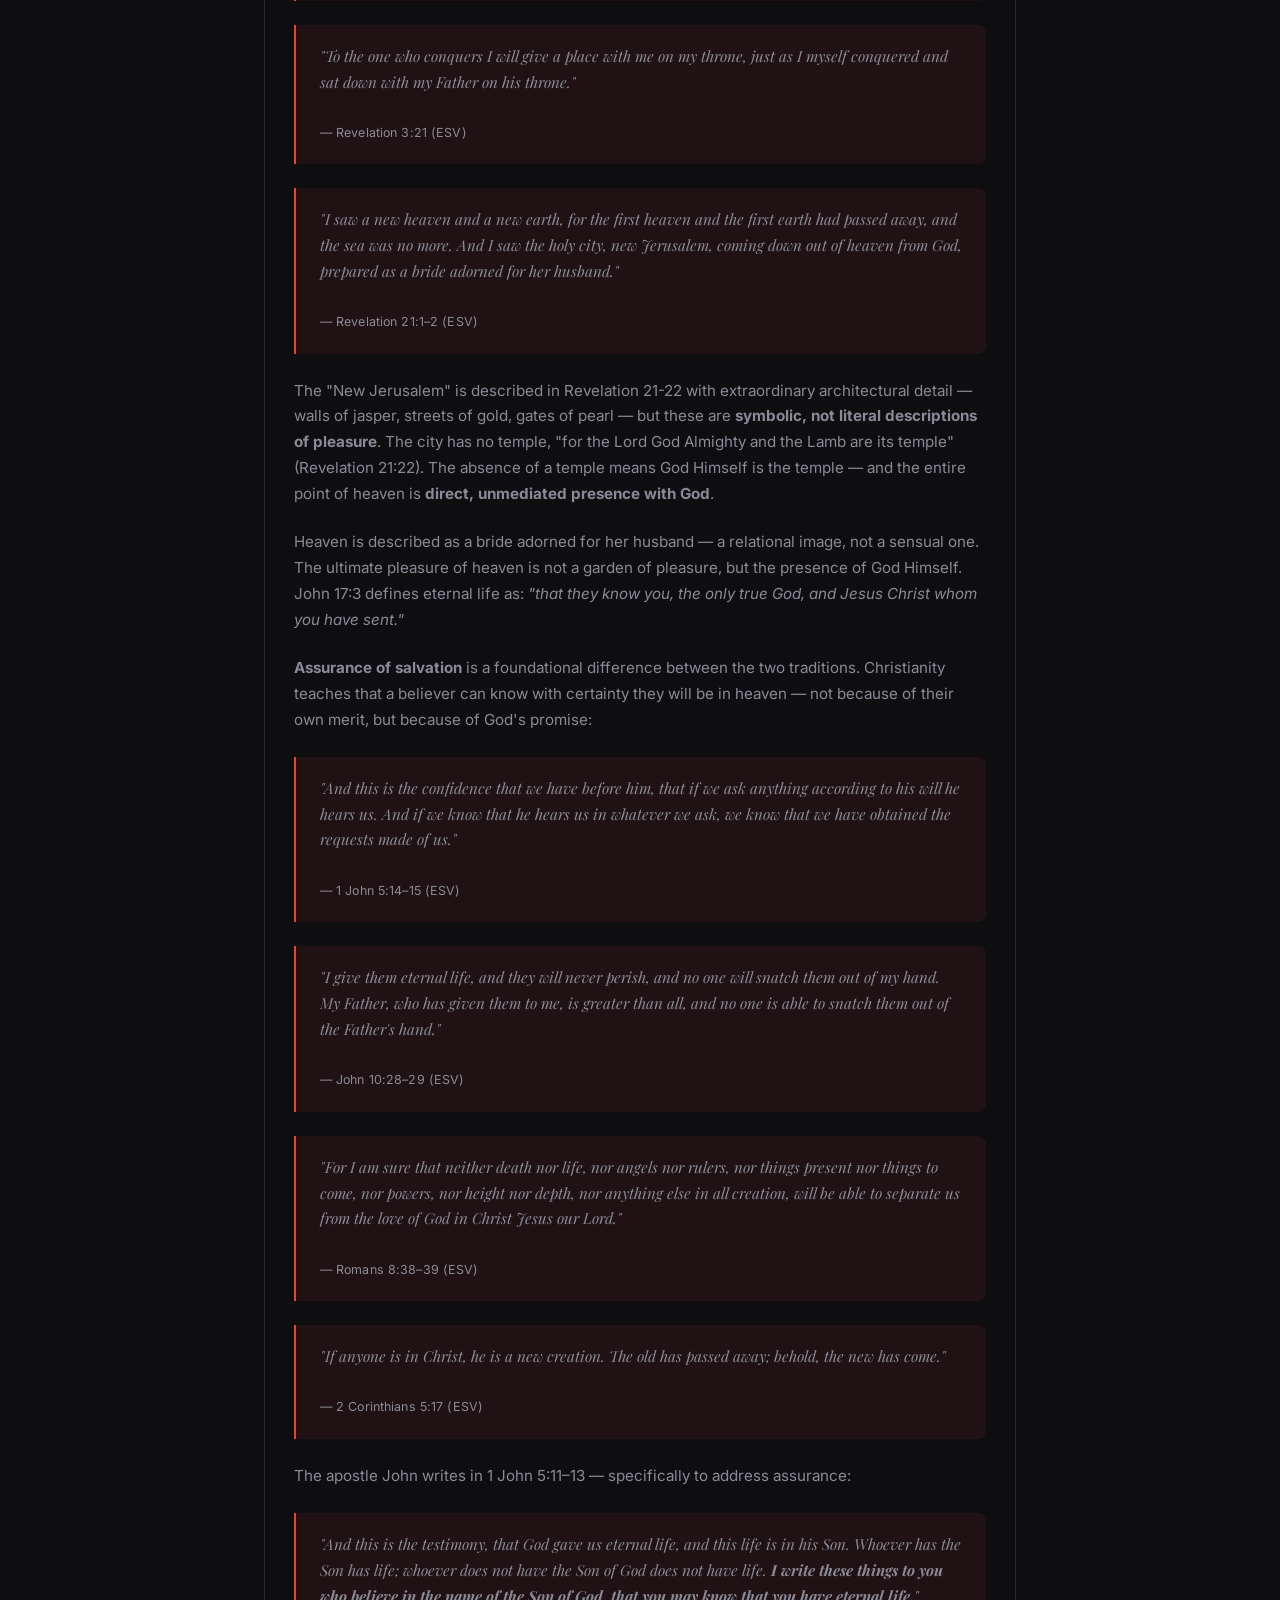
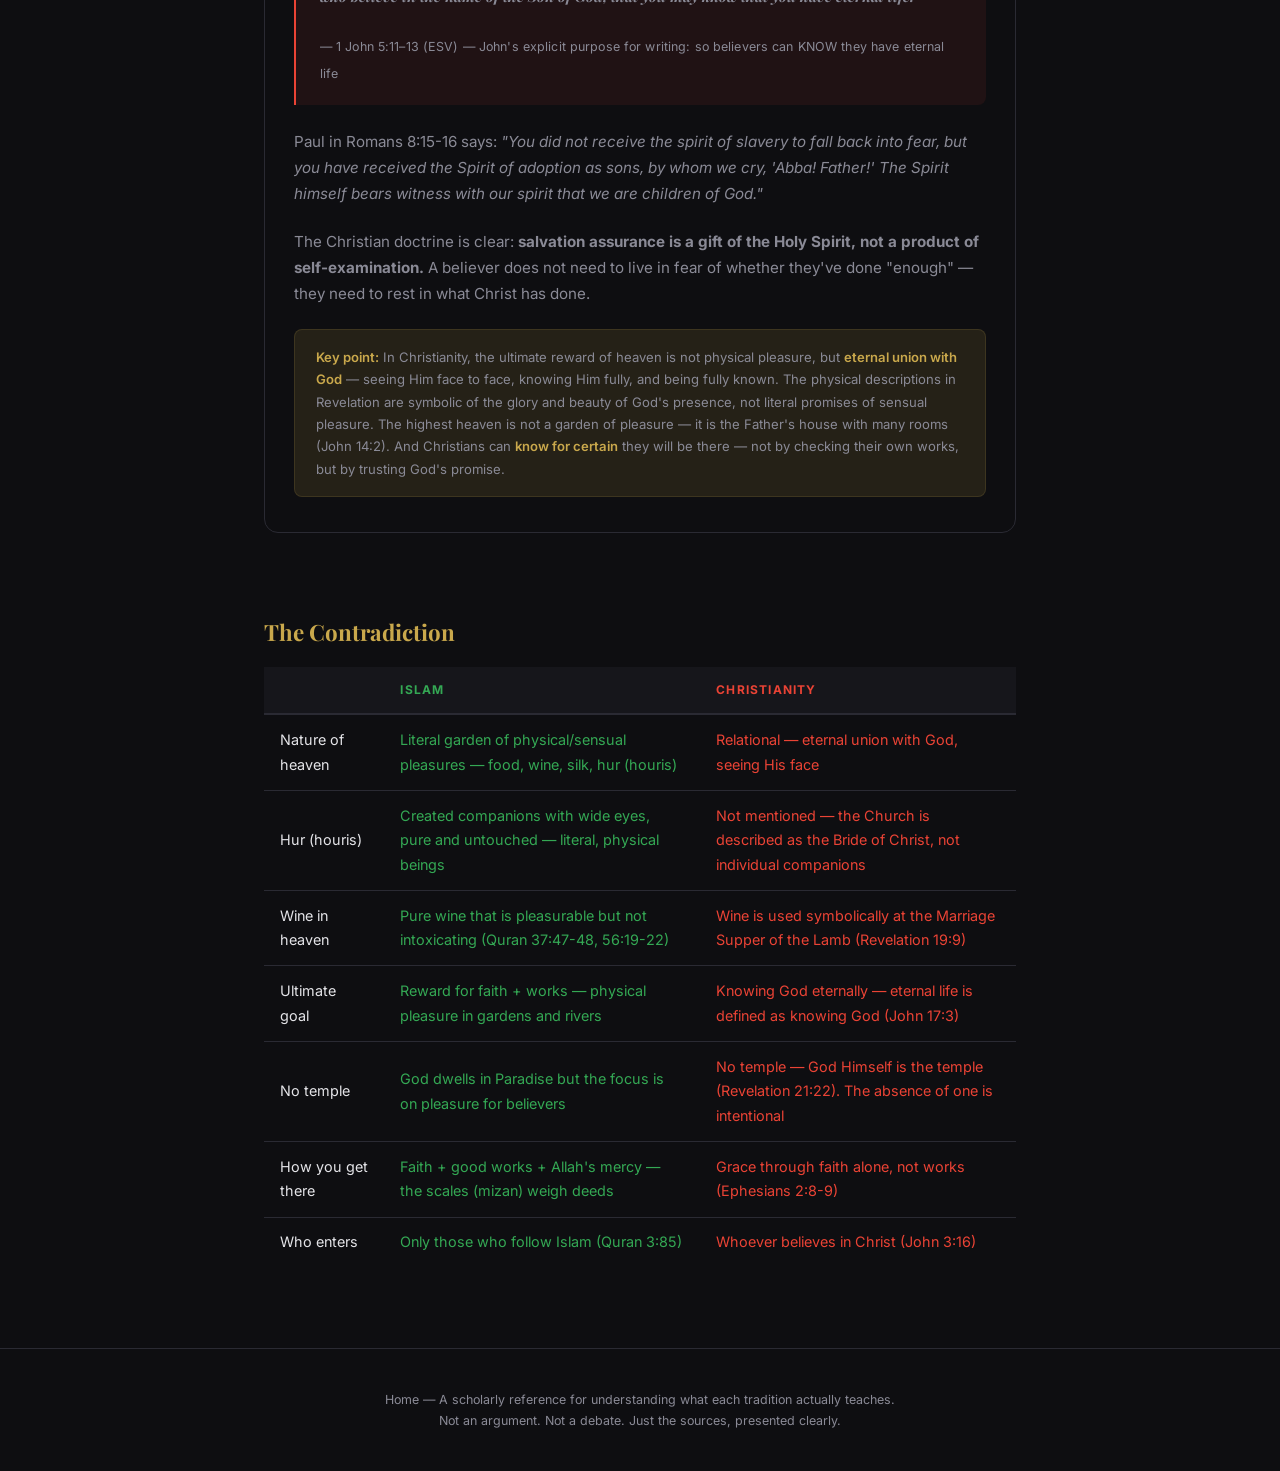
<file: topics/heaven/index.html>
<!DOCTYPE html>
<html lang="en">
<head>
  <meta charset="UTF-8">
  <meta name="viewport" content="width=device-width, initial-scale=1.0">
  <title>Heaven — IslamChristianity.com</title>
  <meta name="description" content="What do Islam and Christianity actually promise about the afterlife? Primary sources from both traditions.">
  <link rel="canonical" href="https://Home/topics/heaven/">
  <link rel="preconnect" href="https://fonts.googleapis.com">
  <link rel="preconnect" href="https://fonts.gstatic.com" crossorigin>
  <link href="https://fonts.googleapis.com/css2?family=Inter:wght@400;500;600;700;800&family=Playfair+Display:wght@600;700&display=swap" rel="stylesheet">
  <style>
    *, *::before, *::after { margin: 0; padding: 0; box-sizing: border-box; }
    :root {
      --bg: #0e0e11; --bg-card: #16161b; --bg-card-hover: #1c1c23;
      --border: #2a2a33; --text: #e4e4e8; --text-muted: #8a8a96;
      --accent: #c9a84c; --accent-dim: rgba(201, 168, 76, 0.12);
      --islamic-bg: rgba(52, 168, 84, 0.08); --islamic-border: rgba(52, 168, 84, 0.25);
      --islamic-label: #34a854;
      --chris-bg: rgba(234, 67, 53, 0.08); --chris-border: rgba(234, 67, 53, 0.25);
      --chris-label: #ea4335;
      --font-sans: 'Inter', -apple-system, BlinkMacMacFont, sans-serif;
      --font-serif: 'Playfair Display', Georgia, serif;
      --max-w: 800px;
    }
    html { scroll-behavior: smooth; }
    body { font-family: var(--font-sans); background: var(--bg); color: var(--text); line-height: 1.7; -webkit-font-smoothing: antialiased; }
    a { color: var(--accent); text-decoration: none; transition: color 0.2s; }
    a:hover { color: #dbb85e; }
    nav { position: sticky; top: 0; z-index: 50; background: rgba(14,14,17,0.85); backdrop-filter: blur(12px); border-bottom: 1px solid var(--border); }
    .nav-inner { max-width: var(--max-w); margin: 0 auto; padding: 0 1.5rem; height: 64px; display: flex; align-items: center; justify-content: space-between; }
    .logo { font-family: var(--font-serif); font-weight: 700; font-size: 1.2rem; color: var(--text); letter-spacing: -0.02em; }
    .logo span { color: var(--accent); }
    .nav-links { display: flex; gap: 2rem; }
    .nav-links a { font-size: 0.85rem; font-weight: 500; color: var(--text-muted); letter-spacing: 0.02em; text-transform: uppercase; }
    .nav-links a:hover { color: var(--accent); }
    .topic-hero { max-width: var(--max-w); margin: 0 auto; padding: 4.5rem 1.5rem 3rem; }
    .back-link { display: inline-flex; align-items: center; gap: 0.4rem; font-size: 0.78rem; font-weight: 500; color: var(--text-muted); margin-bottom: 2rem; letter-spacing: 0.02em; }
    .back-link:hover { color: var(--accent); }
    .back-link::before { content: "90"; font-size: 0.9rem; }
    .topic-hero h1 { font-family: var(--font-serif); font-size: clamp(2rem, 4.5vw, 2.8rem); font-weight: 700; line-height: 1.15; letter-spacing: -0.03em; margin-bottom: 0.8rem; }
    .topic-hero p { font-size: 1.05rem; color: var(--text-muted); max-width: 600px; }
    .positions { max-width: var(--max-w); margin: 0 auto; padding: 0 1.5rem 5rem; display: flex; flex-direction: column; gap: 2.5rem; }
    .position { border: 1px solid var(--border); border-radius: 14px; overflow: hidden; }
    .position-header { padding: 1.2rem 1.8rem; font-size: 0.7rem; font-weight: 700; letter-spacing: 0.14em; text-transform: uppercase; }
    .position-header.islamic { background: var(--islamic-bg); color: var(--islamic-label); border-bottom: 1px solid var(--islamic-border); }
    .position-header.christian { background: var(--chris-bg); color: var(--chris-label); border-bottom: 1px solid var(--chris-border); }
    .position-body { padding: 2rem 1.8rem 2.2rem; }
    .position-body p { font-size: 0.95rem; color: var(--text-muted); margin-bottom: 1.4rem; line-height: 1.7; }
    .position-body p:last-child { margin-bottom: 0; }
    blockquote { border-left: 2px solid var(--accent); padding: 1.2rem 1.5rem; margin: 1.5rem 0; background: var(--bg-card); border-radius: 0 8px 8px 0; }
    blockquote.islamic-bq { border-left-color: var(--islamic-label); background: var(--islamic-bg); }
    blockquote.christian-bq { border-left-color: var(--chris-label); background: var(--chris-bg); }
    blockquote p { font-family: var(--font-serif); font-size: 1.05rem; font-style: italic; color: var(--text); line-height: 1.7; margin-bottom: 0.6rem; }
    blockquote cite { font-family: var(--font-sans); font-size: 0.78rem; font-style: normal; color: var(--text-muted); letter-spacing: 0.01em; }
    .note { font-size: 0.82rem; color: var(--text-muted); padding: 1rem 1.3rem; background: var(--accent-dim); border-radius: 8px; border: 1px solid rgba(201,168,76,0.15); margin-top: 1rem; }
    .note strong { color: var(--accent); font-weight: 600; }
    .shared-ground { font-size: 0.92rem; color: var(--text); padding: 1.2rem 1.5rem; background: var(--accent-dim); border-radius: 8px; border: 1px solid rgba(201,168,76,0.3); margin: 2rem 1.5rem; text-align: left; }
    .contradiction-table { max-width: var(--max-w); margin: 0 auto 5rem; padding: 0 1.5rem; }
    .contradiction-table h2 { font-family: var(--font-serif); font-size: 1.4rem; margin-bottom: 1rem; color: var(--accent); }
    .contradiction-table table { width: 100%; border-collapse: collapse; font-size: 0.9rem; }
    .contradiction-table th { padding: 0.8rem 1rem; text-align: left; background: var(--bg-card); border-bottom: 2px solid var(--border); color: var(--text-muted); font-size: 0.75rem; text-transform: uppercase; letter-spacing: 0.1em; }
    .contradiction-table td { padding: 0.8rem 1rem; border-bottom: 1px solid var(--border); color: var(--text); }
    .contradiction-table tr:last-child td { border-bottom: none; }
    .contradiction-table .islamic-cell { color: var(--islamic-label); }
    .contradiction-table .chris-cell { color: var(--chris-label); }


    .contradiction-table th:nth-child(1),
    .contradiction-table td:nth-child(1) { width: 16%; min-width: 120px; }
    .contradiction-table th:nth-child(2),
    .contradiction-table td:nth-child(2) { width: 42%; }
    .contradiction-table th:nth-child(3),
    .contradiction-table td:nth-child(3) { width: 42%; }

    footer { border-top: 1px solid var(--border); padding: 2.5rem 1.5rem; text-align: center; }
    footer p { font-size: 0.78rem; color: var(--text-muted); max-width: var(--max-w); margin: 0 auto; }
    footer a { color: var(--text-muted); text-decoration: underline; text-decoration-color: var(--border); }
    footer a:hover { color: var(--accent); text-decoration-color: var(--accent); }
    @media (max-width: 640px) {
      .topic-hero { padding: 3.5rem 1.2rem 2.5rem; }
      .position-body { padding: 1.4rem 1.2rem 1.6rem; }
      .position-header { padding: 1rem 1.2rem; }
      blockquote { padding: 1rem 1.2rem; }
      blockquote p { font-size: 0.95rem; }
    }
  </style>
</head>
<body>

<nav>
  <div class="nav-inner">
    <a href="../../index.html" class="logo"><svg xmlns="http://www.w3.org/2000/svg" width="24" height="24" viewBox="0 0 24 24" fill="none" stroke="white" stroke-width="1.5" stroke-linecap="round" stroke-linejoin="round"><path d="M3 9l9-7 9 7v11a2 2 0 0 1-2 2H5a2 2 0 0 1-2-2z"></path><polyline points="9 22 9 12 15 12 15 22"></polyline></svg> Home</a>
    <div class="nav-links">
      <a href="../../index.html">Topics</a>

    </div>
  </div>
</nav>

<div class="topic-hero">
  <a href="../../index.html" class="back-link">All Topics</a>
  <h1>Heaven — What Awaits After Death?</h1>
  <p>What does each tradition promise about the afterlife? The Quran describes it in physical and sensual terms. The Bible describes it in relational and eternal terms. Here's what each says.</p>
</div>

<main class="positions">

  <section class="position">
    <div class="position-header islamic">Islamic Position</div>
    <div class="position-body">
      <p>Islam teaches that Paradise (Jannah) is a physical garden of eternal bliss — a place of rivers, fruits, silk garments, and sensual pleasures. The Quran describes it in concrete, bodily terms: the rewards of Jannah are not metaphorical, they are literal.</p>

      <blockquote class="islamic-bq">
        <p>"Indeed, the righteous will be among gardens and rivers — in a seat of honor near a Sovereign, competent."</p>
        <cite>— Quran 54:45–47 (Sūrat al-Qamar)</cite>
      </blockquote>

      <blockquote class="islamic-bq">
        <p>"And We will marry them to hur (houris) with wide, lovely eyes."</p>
        <cite>— Quran 44:54 (Sūrat ad-Dukhan)</cite>
      </blockquote>

      <blockquote class="islamic-bq">
        <p>"For them therein are fruits, and for them whatever they request — peace — a blessing from a Merciful, Merciful God."</p>
        <cite>— Quran 36:57–58 (Sūrat Ya-Sin)</cite>
      </blockquote>

      <blockquote class="islamic-bq">
        <p>"We have prepared for them gardens beneath which rivers flow, wherein they abide forever. Therein are spouses purified, and therein they abide forever."</p>
        <cite>— Quran 2:25 (Sūrat al-Baqarah)</cite>
      </blockquote>

      <blockquote class="islamic-bq">
        <p>"Indeed, those who believe and do righteous deeds — for them is the Garden of Paradise as a lodging, wherein they abide forever. They will not find any shelter besides Allah."</p>
        <cite>— Quran 18:107–108 (Sūrat al-Kahf)</cite>
      </blockquote>

      <p>The Quran also describes the pleasures of Jannah in bodily terms:</p>

      <blockquote class="islamic-bq">
        <p>"And We will give them wives with beautiful, wide-eyed companions."</p>
        <cite>— Quran 44:54 (Sūrat ad-Dukhan)</cite>
      </blockquote>

      <blockquote class="islamic-bq">
        <p>"And [there will be] virgins restrained in palaces, of equal age."</p>
        <cite>— Quran 56:35–36 (Sūrat al-Waqi'ah)</cite>
      </blockquote>

      <blockquote class="islamic-bq">
        <p>"Companions of equal age, with wide, lovely eyes, like pearls well-protected."</p>
        <cite>— Quran 55:56–58 (Sūrat ar-Rahman)</cite>
      </blockquote>

      <p>The Quran's physical descriptions go beyond eyes and age. The companions in Paradise are described with specific bodily features:</p>

      <blockquote class="islamic-bq">
        <p>"And for them are spouses purified — and they will abide eternally therein."</p>
        <cite>— Quran 2:25 (Sūrat al-Baqarah)</cite>
      </blockquote>

      <p>The Arabic word used is <strong>ḥūr</strong> (حُور) — from the root ḥ-w-r, meaning "white" or "bright." Classical tafsir (Ibn Kathir, Tabari) explains this as companions whose eyes are intensely dark with brilliantly white surrounds — a description of beauty. The same root is used in the Quran to describe the <strong>pure, white-colored companions</strong> (Quran 47:15: <em>"hurun ʿaynun"</em> — "beautiful-eyed companions").</p>

      <p>In Quran 56:22, the companions are described as <strong>qāṣirāt aṭ-ṭarf</strong> (قَصِرَاتُ الطَّرْف) — their gazes are restrained, meaning they look only at their husbands. Classical commentators agree this is a description of both their beauty and their exclusivity.</p>


      <p>Classical Islamic scholarship (Ibn Kathir, Tabari, Qurtubi) consistently interpreted these verses as <strong>literal, physical beings</strong> created for Paradise — not metaphorical. The hur are virgins, untouched by men or jinn, with a specific physical description given by the Quran itself. According to hadith tradition (Sahih al-Tirmidhi, Ibn Majah), each man in Paradise will be paired with 72 spouses — a number derived from prophetic traditions, though not specified in the Quran itself.</p>

      <p>• <strong>Wine</strong> — "a wine which is pure (khalid), not intoxicating, and not causing headache" (Quran 37:47-48, 56:19-22)</p>

      <p>• <strong>Fruits, meat, rivers of milk, honey, and jewels</strong> — all described as literal, physical pleasures</p>

      <p>• <strong>Silk garments and gold bracelets</strong> — Quran 22:23 mentions the righteous "wearing garments of green silk and brocade"</p>

      <p><strong>There is no assurance of salvation in Islam.</strong> A Muslim can never know for certain they will enter Paradise. The Quran repeatedly warns believers to "fear Allah" and never to despair of His mercy. Even the most righteous cannot be certain:</p>

      <blockquote class="islamic-bq">
        <p>"Indeed, only Allah knows what is coming, and no soul knows what it will earn tomorrow. And no soul knows in what land it will die."</p>
        <cite>— Quran 31:34 (Sūrat Luqman) — Fundamental uncertainty</cite>
      </blockquote>

      <blockquote class="islamic-bq">
        <p>"So as for him who gave [charity] and feared Allah and believed in the best [promise], We will ease him toward ease."</p>
        <cite>— Quran 92:5–6 (Sūrat al-Lail) — Conditional, not assured</cite>
      </blockquote>

      <p>Salvation is determined by the <strong>mizan</strong> (the scales) — a weighing of deeds. If your good deeds outweigh your bad, you enter Paradise. If not, you do not. But no Muslim knows the weight of their own deeds. The Quran says in 103:3 that even the Prophet Muhammad himself was "in loss" — a warning that no one can claim certainty.</p>

      <p>This creates an existential anxiety at the heart of Islamic theology: a believer can strive for righteousness for a lifetime, but their eternal fate is unknown, unguaranteed, and subject to a divine judgment they cannot predict.</p>

      <div class="note">
        <strong>Key point:</strong> In Islam, the rewards of Paradise are literal — physical, sensual, and bodily. The Quran uses the language of earthly pleasure to describe heavenly reward. The <strong>hur</strong> (houris) are specifically created companions, not metaphorical. The wine is not intoxicating but fully pleasurable. These are not allegories. But crucially, <strong>no Muslim can know for certain they will enter Paradise</strong>. Their fate hangs on a scale they cannot weigh — a lifetime of works that may or may not be enough, weighed by a God whose mercy they cannot guarantee.
      </div>
    </div>
  </section>

  <section class="shared-ground">
    <h2 style="font-family: var(--font-serif); font-size: 1.3rem; color: var(--accent); margin-bottom: 0.8rem;">Shared Ground</h2>
    <p>Despite deep theological differences, both Islam and Christianity agree on a core eschatological truth:</p>
    <p style="font-size: 1.1rem; margin-top: 0.6rem;"><strong>Jesus will return to judge the earth.</strong> In Islam, ʿĪsā (Jesus) will descend at the end of times, defeat the false messiah (al-Masīḥ al-Dajjāl), and establish justice. In Christianity, Jesus will return in glory to judge the living and the dead (Acts 10:42, 2 Timothy 4:1). Both traditions affirm his <strong>eternal nature</strong>.</p>
  </section>


  <section class="position">
    <div class="position-header christian">Christian Position</div>
    <div class="position-body">
      <p>Christianity teaches that the ultimate reward of heaven is not physical pleasure, but <strong>eternal communion with God</strong> — seeing His face, dwelling in His presence, and being fully free from sin and death. The physical language of Revelation is poetic, not literal.</p>

      <blockquote class="christian-bq">
        <p>"Blessed are the pure in heart, for they shall see God."</p>
        <cite>— Matthew 5:8 (ESV)</cite>
      </blockquote>

      <blockquote class="christian-bq">
        <p>"Behold, the dwelling place of God is with man. He will dwell with them, and they will be his people, and God himself will be with them as their God. He will wipe away every tear from their eyes, and death shall be no more, neither shall there be mourning, nor crying, nor pain anymore, for the former things have passed away."</p>
        <cite>— Revelation 21:3–4 (ESV)</cite>
      </blockquote>

      <blockquote class="christian-bq">
        <p>"Now to Him who is able to keep you from stumbling and to present you blameless before the presence of his joy with unspeakable joy, to the only God, our Savior, through Jesus Christ our Lord, be glory, majesty, dominion, and authority, before all time and now and forever. Amen."</p>
        <cite>— Jude 1:24–25 (ESV)</cite>
      </blockquote>

      <blockquote class="christian-bq">
        <p>"Beloved, we are God's children now, and what we will be has not yet appeared; but we know that when he appears we shall be like him, because we shall see him as he is."</p>
        <cite>— 1 John 3:2 (ESV)</cite>
      </blockquote>

      <blockquote class="christian-bq">
        <p>"To the one who conquers I will give a place with me on my throne, just as I myself conquered and sat down with my Father on his throne."</p>
        <cite>— Revelation 3:21 (ESV)</cite>
      </blockquote>

      <blockquote class="christian-bq">
        <p>"I saw a new heaven and a new earth, for the first heaven and the first earth had passed away, and the sea was no more. And I saw the holy city, new Jerusalem, coming down out of heaven from God, prepared as a bride adorned for her husband."</p>
        <cite>— Revelation 21:1–2 (ESV)</cite>
      </blockquote>

      <p>The "New Jerusalem" is described in Revelation 21-22 with extraordinary architectural detail — walls of jasper, streets of gold, gates of pearl — but these are <strong>symbolic, not literal descriptions of pleasure</strong>. The city has no temple, "for the Lord God Almighty and the Lamb are its temple" (Revelation 21:22). The absence of a temple means God Himself is the temple — and the entire point of heaven is <strong>direct, unmediated presence with God</strong>.</p>

      <p>Heaven is described as a bride adorned for her husband — a relational image, not a sensual one. The ultimate pleasure of heaven is not a garden of pleasure, but the presence of God Himself. John 17:3 defines eternal life as: <em>"that they know you, the only true God, and Jesus Christ whom you have sent."</em></p>

      <p><strong>Assurance of salvation</strong> is a foundational difference between the two traditions. Christianity teaches that a believer can know with certainty they will be in heaven — not because of their own merit, but because of God's promise:</p>

      <blockquote class="christian-bq">
        <p>"And this is the confidence that we have before him, that if we ask anything according to his will he hears us. And if we know that he hears us in whatever we ask, we know that we have obtained the requests made of us."</p>
        <cite>— 1 John 5:14–15 (ESV)</cite>
      </blockquote>

      <blockquote class="christian-bq">
        <p>"I give them eternal life, and they will never perish, and no one will snatch them out of my hand. My Father, who has given them to me, is greater than all, and no one is able to snatch them out of the Father's hand."</p>
        <cite>— John 10:28–29 (ESV)</cite>
      </blockquote>

      <blockquote class="christian-bq">
        <p>"For I am sure that neither death nor life, nor angels nor rulers, nor things present nor things to come, nor powers, nor height nor depth, nor anything else in all creation, will be able to separate us from the love of God in Christ Jesus our Lord."</p>
        <cite>— Romans 8:38–39 (ESV)</cite>
      </blockquote>

      <blockquote class="christian-bq">
        <p>"If anyone is in Christ, he is a new creation. The old has passed away; behold, the new has come."</p>
        <cite>— 2 Corinthians 5:17 (ESV)</cite>
      </blockquote>

      <p>The apostle John writes in 1 John 5:11–13 — specifically to address assurance:</p>

      <blockquote class="christian-bq">
        <p>"And this is the testimony, that God gave us eternal life, and this life is in his Son. Whoever has the Son has life; whoever does not have the Son of God does not have life. <strong>I write these things to you who believe in the name of the Son of God, that you may know that you have eternal life.</strong>"</p>
        <cite>— 1 John 5:11–13 (ESV) — John's explicit purpose for writing: so believers can KNOW they have eternal life</cite>
      </blockquote>

      <p>Paul in Romans 8:15-16 says: <em>"You did not receive the spirit of slavery to fall back into fear, but you have received the Spirit of adoption as sons, by whom we cry, 'Abba! Father!' The Spirit himself bears witness with our spirit that we are children of God."</em></p>

      <p>The Christian doctrine is clear: <strong>salvation assurance is a gift of the Holy Spirit, not a product of self-examination.</strong> A believer does not need to live in fear of whether they've done "enough" — they need to rest in what Christ has done.</p>

      <div class="note">
        <strong>Key point:</strong> In Christianity, the ultimate reward of heaven is not physical pleasure, but <strong>eternal union with God</strong> — seeing Him face to face, knowing Him fully, and being fully known. The physical descriptions in Revelation are symbolic of the glory and beauty of God's presence, not literal promises of sensual pleasure. The highest heaven is not a garden of pleasure — it is the Father's house with many rooms (John 14:2). And Christians can <strong>know for certain</strong> they will be there — not by checking their own works, but by trusting God's promise.
      </div>
    </div>
  </section>

</main>

<div class="contradiction-table" id="about">
  <h2>The Contradiction</h2>
  <table>
    <thead>
      <tr><th></th><th class="islamic-cell">Islam</th><th class="chris-cell">Christianity</th></tr>
    </thead>
    <tbody>
      <tr><td>Nature of heaven</td><td class="islamic-cell">Literal garden of physical/sensual pleasures — food, wine, silk, hur (houris)</td><td class="chris-cell">Relational — eternal union with God, seeing His face</td></tr>
      <tr><td>Hur (houris)</td><td class="islamic-cell">Created companions with wide eyes, pure and untouched — literal, physical beings</td><td class="chris-cell">Not mentioned — the Church is described as the Bride of Christ, not individual companions</td></tr>
      <tr><td>Wine in heaven</td><td class="islamic-cell">Pure wine that is pleasurable but not intoxicating (Quran 37:47-48, 56:19-22)</td><td class="chris-cell">Wine is used symbolically at the Marriage Supper of the Lamb (Revelation 19:9)</td></tr>
      <tr><td>Ultimate goal</td><td class="islamic-cell">Reward for faith + works — physical pleasure in gardens and rivers</td><td class="chris-cell">Knowing God eternally — eternal life is defined as knowing God (John 17:3)</td></tr>
      <tr><td>No temple</td><td class="islamic-cell">God dwells in Paradise but the focus is on pleasure for believers</td><td class="chris-cell">No temple — God Himself is the temple (Revelation 21:22). The absence of one is intentional</td></tr>
      <tr><td>How you get there</td><td class="islamic-cell">Faith + good works + Allah's mercy — the scales (mizan) weigh deeds</td><td class="chris-cell">Grace through faith alone, not works (Ephesians 2:8-9)</td></tr>
      <tr><td>Who enters</td><td class="islamic-cell">Only those who follow Islam (Quran 3:85)</td><td class="chris-cell">Whoever believes in Christ (John 3:16)</td></tr>
    </tbody>
  </table>
</div>

<footer>
  <p>Home — A scholarly reference for understanding what each tradition actually teaches.<br>
  Not an argument. Not a debate. Just the sources, presented clearly.</p>
</footer>

</body>
</html>
</file>
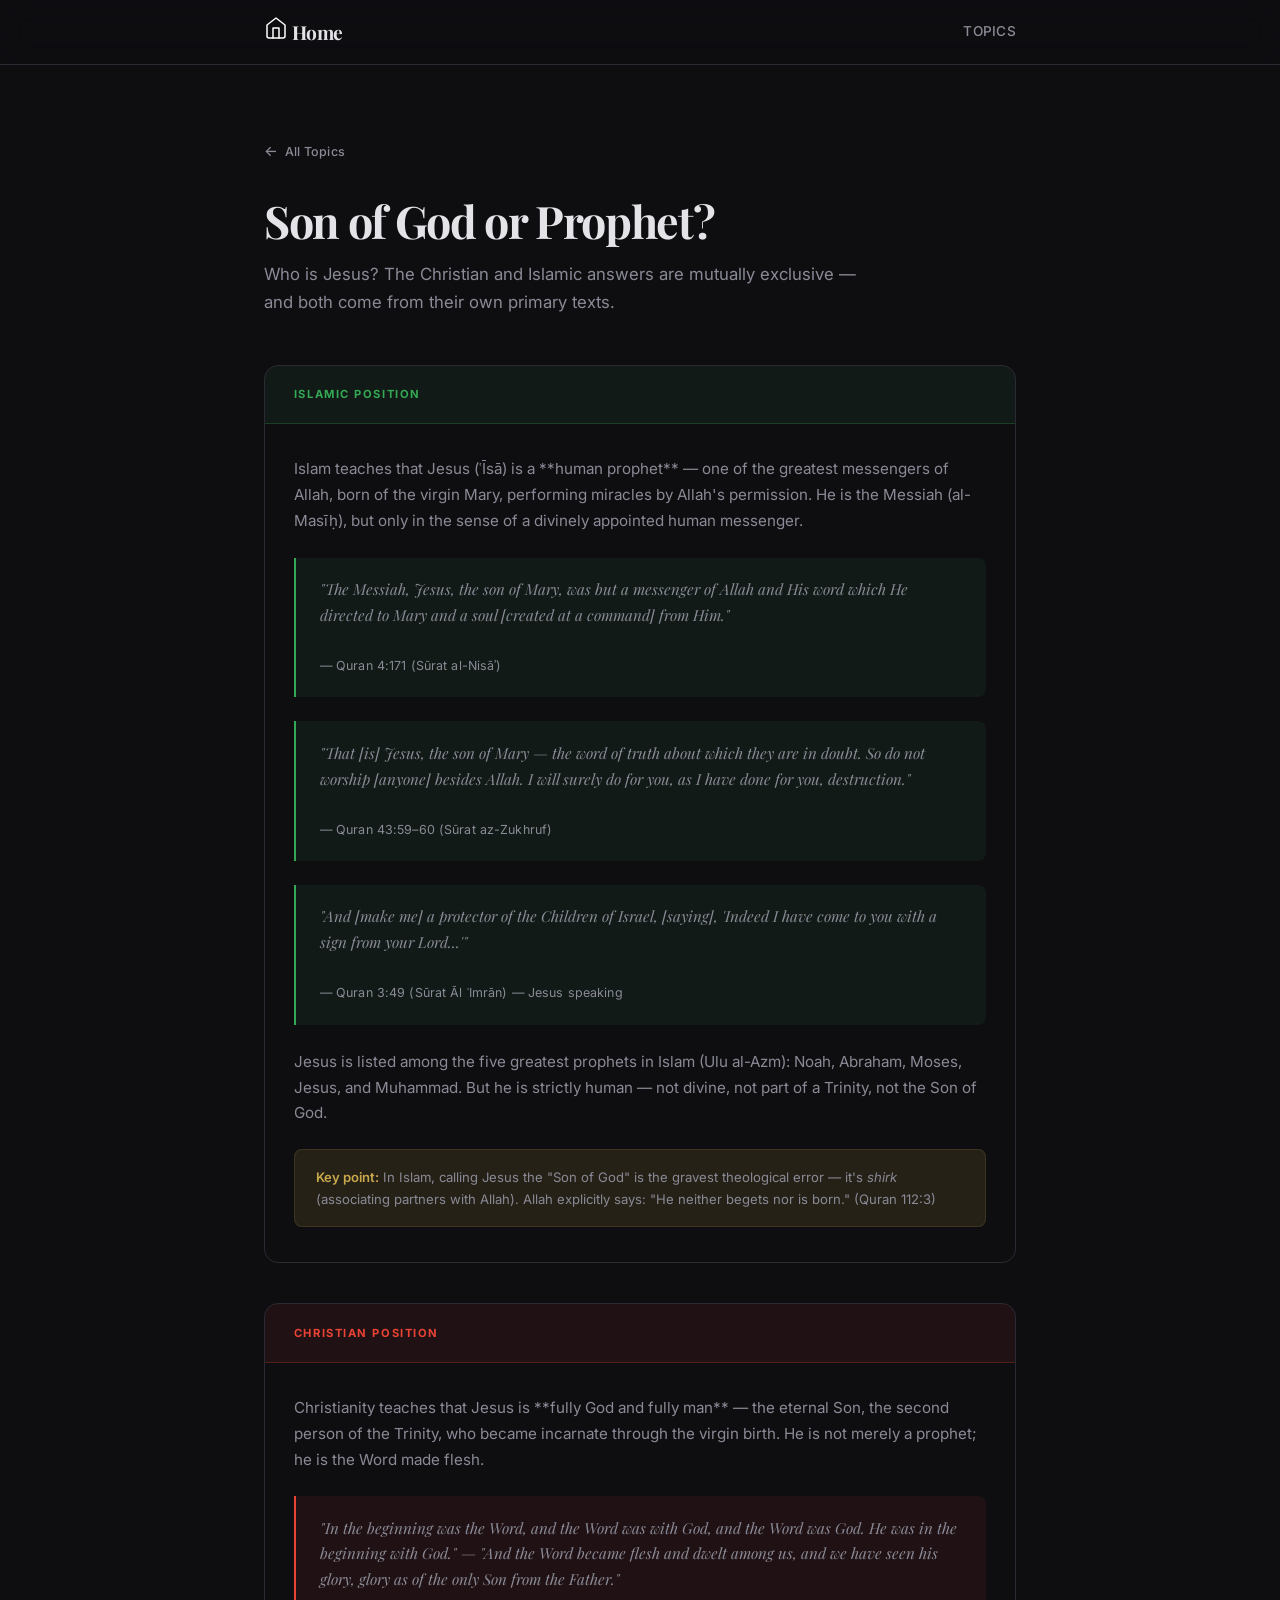
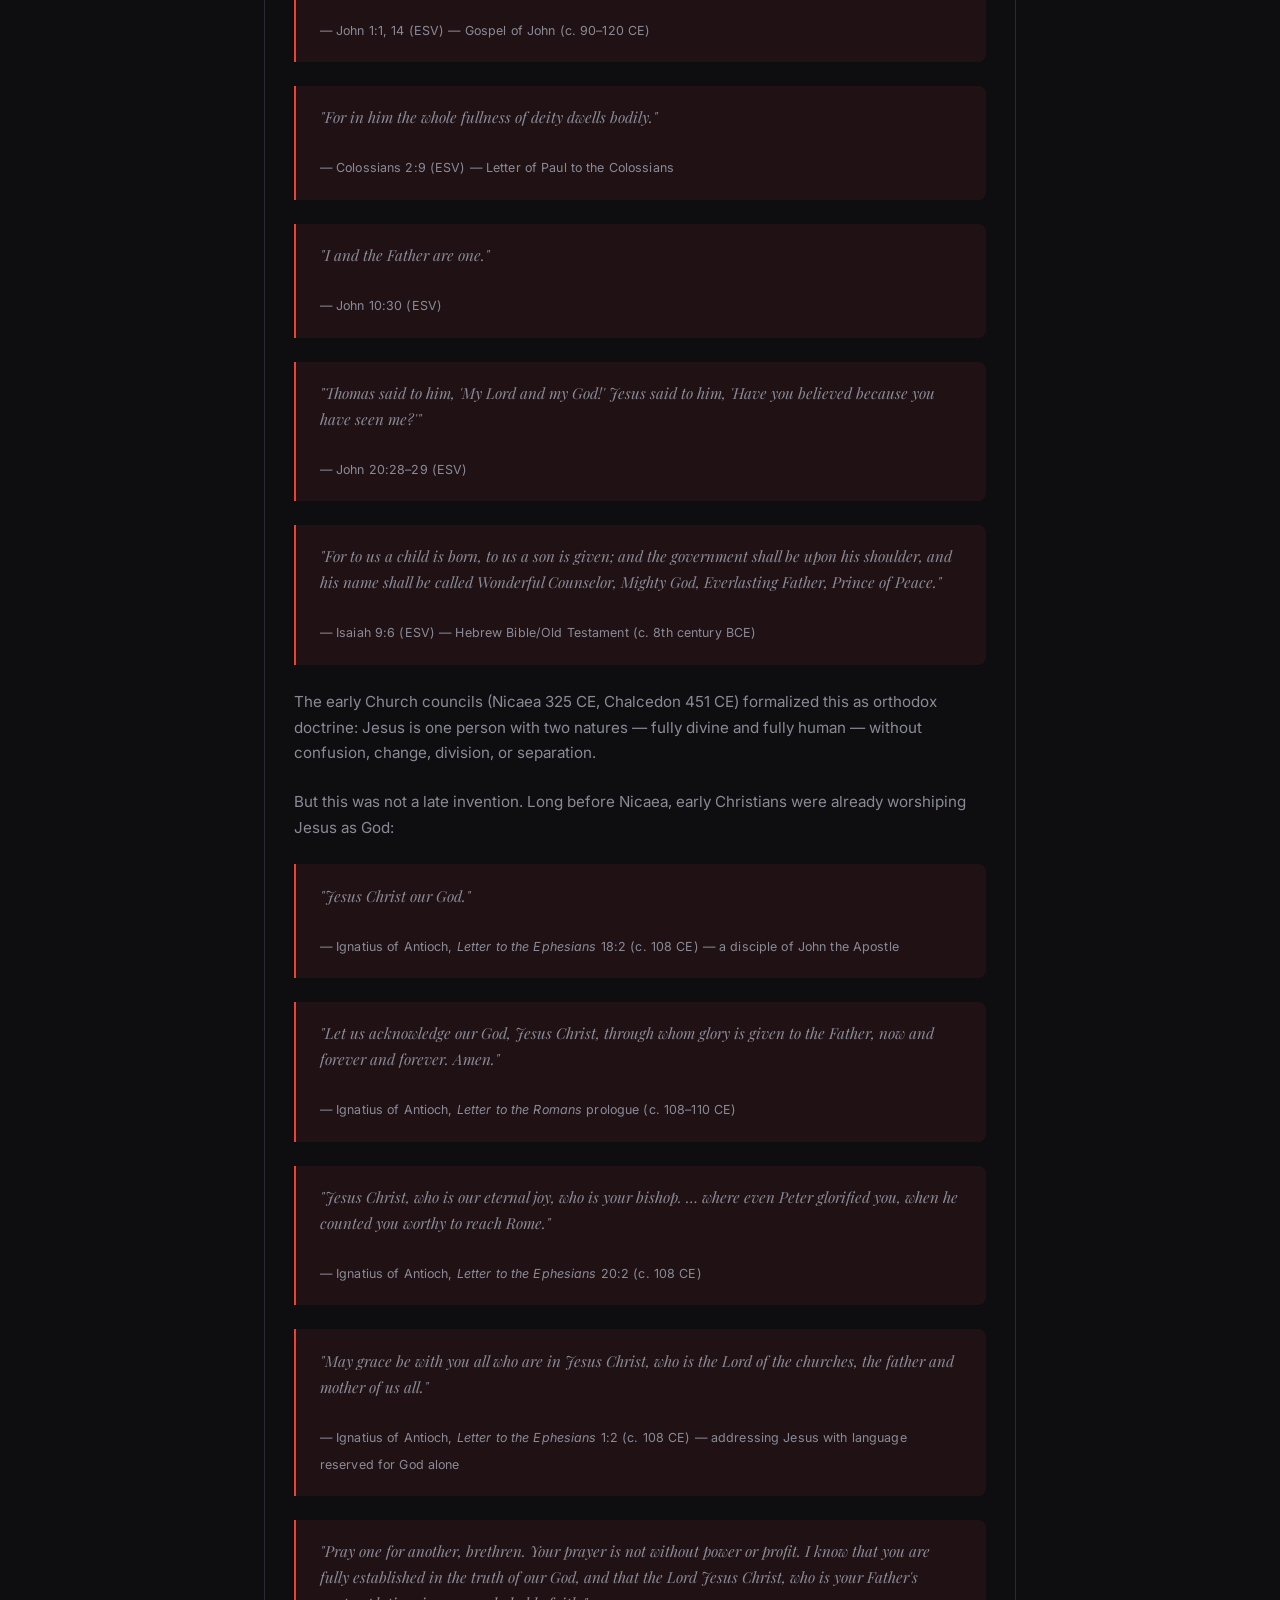
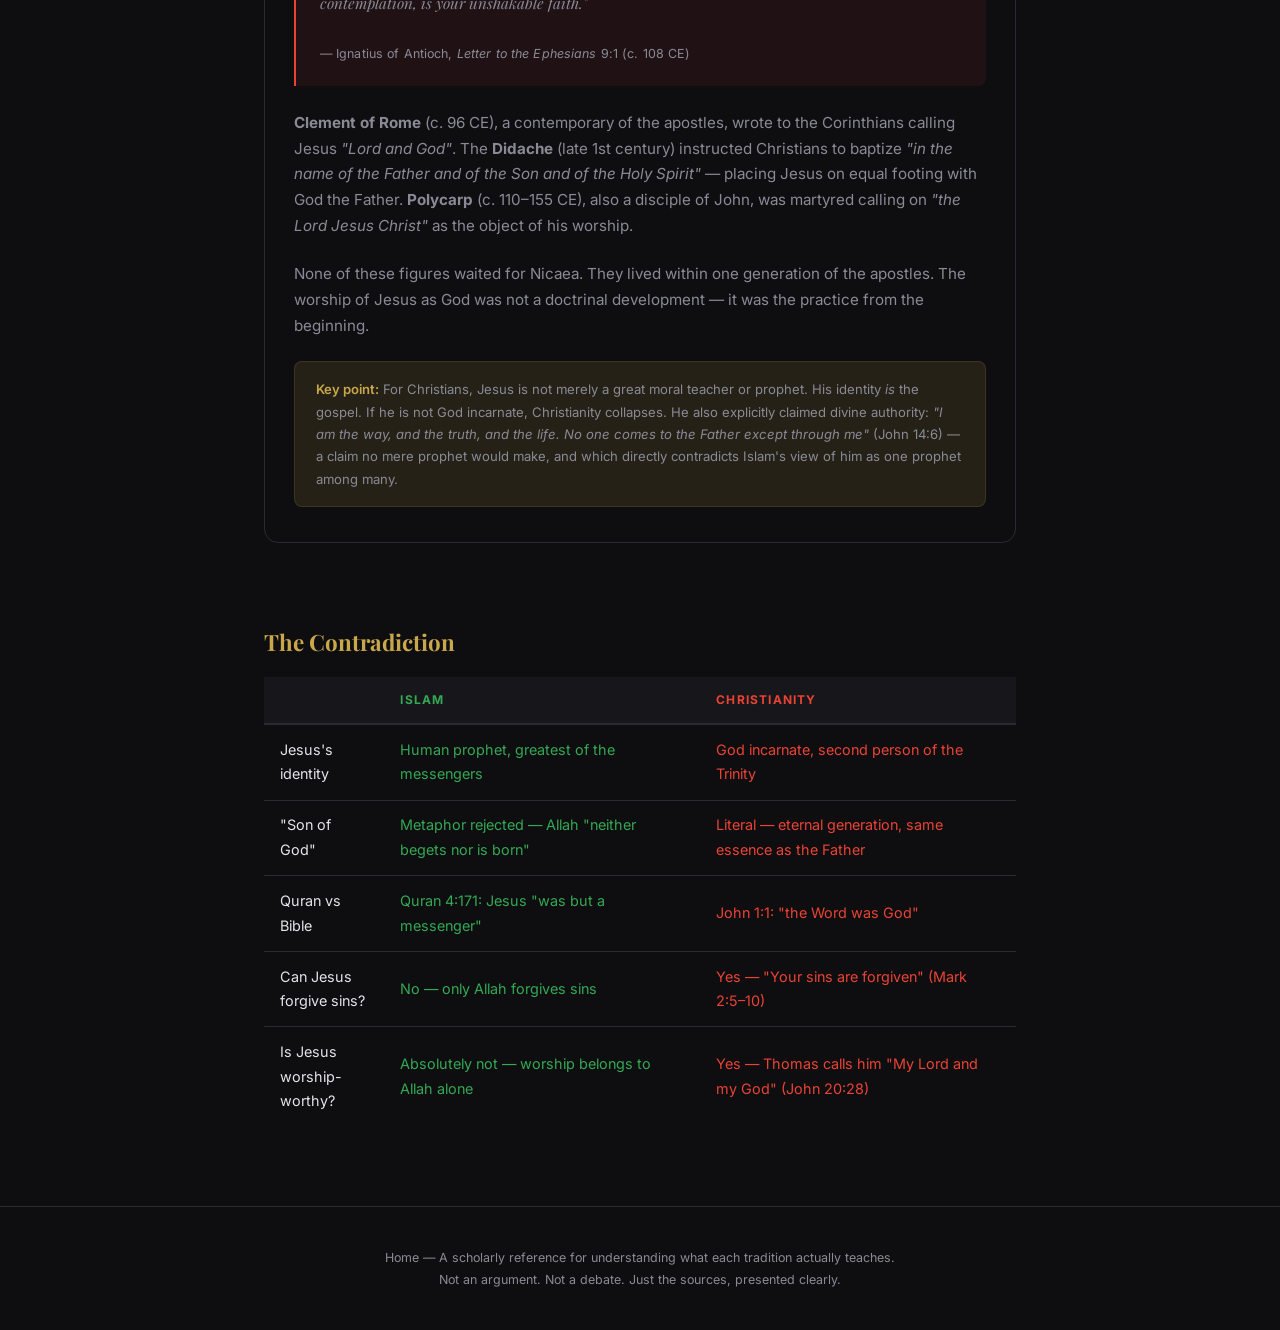
<file: topics/jesus-nature/index.html>
<!DOCTYPE html>
<html lang="en">
<head>
  <meta charset="UTF-8">
  <meta name="viewport" content="width=device-width, initial-scale=1.0">
  <title>Nature of Jesus — Home</title>
  <link rel="preconnect" href="https://fonts.googleapis.com">
  <link rel="preconnect" href="https://fonts.gstatic.com" crossorigin>
  <link href="https://fonts.googleapis.com/css2?family=Inter:wght@400;500;600;700;800&family=Playfair+Display:wght@600;700&display=swap" rel="stylesheet">
  <style>
    *, *::before, *::after { margin: 0; padding: 0; box-sizing: border-box; }
    :root {
      --bg: #0e0e11; --bg-card: #16161b; --bg-card-hover: #1c1c23;
      --border: #2a2a33; --text: #e4e4e8; --text-muted: #8a8a96;
      --accent: #c9a84c; --accent-dim: rgba(201, 168, 76, 0.12);
      --islamic-bg: rgba(52, 168, 84, 0.08); --islamic-border: rgba(52, 168, 84, 0.25);
      --islamic-label: #34a854;
      --chris-bg: rgba(234, 67, 53, 0.08); --chris-border: rgba(234, 67, 53, 0.25);
      --chris-label: #ea4335;
      --font-sans: 'Inter', -apple-system, BlinkMacMacFont, sans-serif;
      --font-serif: 'Playfair Display', Georgia, serif;
      --max-w: 800px;
    }
    html { scroll-behavior: smooth; }
    body { font-family: var(--font-sans); background: var(--bg); color: var(--text); line-height: 1.7; -webkit-font-smoothing: antialiased; }
    a { color: var(--accent); text-decoration: none; transition: color 0.2s; }
    a:hover { color: #dbb85e; }
    nav { position: sticky; top: 0; z-index: 50; background: rgba(14,14,17,0.85); backdrop-filter: blur(12px); border-bottom: 1px solid var(--border); }
    .nav-inner { max-width: var(--max-w); margin: 0 auto; padding: 0 1.5rem; height: 64px; display: flex; align-items: center; justify-content: space-between; }
    .logo { font-family: var(--font-serif); font-weight: 700; font-size: 1.2rem; color: var(--text); letter-spacing: -0.02em; }
    .logo span { color: var(--accent); }
    .nav-links { display: flex; gap: 2rem; }
    .nav-links a { font-size: 0.85rem; font-weight: 500; color: var(--text-muted); letter-spacing: 0.02em; text-transform: uppercase; }
    .nav-links a:hover { color: var(--accent); }
    .topic-hero { max-width: var(--max-w); margin: 0 auto; padding: 4.5rem 1.5rem 3rem; }
    .back-link { display: inline-flex; align-items: center; gap: 0.4rem; font-size: 0.78rem; font-weight: 500; color: var(--text-muted); margin-bottom: 2rem; letter-spacing: 0.02em; }
    .back-link:hover { color: var(--accent); }
    .back-link::before { content: "←"; font-size: 0.9rem; }
    .topic-hero h1 { font-family: var(--font-serif); font-size: clamp(2rem, 4.5vw, 2.8rem); font-weight: 700; line-height: 1.15; letter-spacing: -0.03em; margin-bottom: 0.8rem; }
    .topic-hero p { font-size: 1.05rem; color: var(--text-muted); max-width: 600px; }
    .positions { max-width: var(--max-w); margin: 0 auto; padding: 0 1.5rem 5rem; display: flex; flex-direction: column; gap: 2.5rem; }
    .position { border: 1px solid var(--border); border-radius: 14px; overflow: hidden; }
    .position-header { padding: 1.2rem 1.8rem; font-size: 0.7rem; font-weight: 700; letter-spacing: 0.14em; text-transform: uppercase; }
    .position-header.islamic { background: var(--islamic-bg); color: var(--islamic-label); border-bottom: 1px solid var(--islamic-border); }
    .position-header.christian { background: var(--chris-bg); color: var(--chris-label); border-bottom: 1px solid var(--chris-border); }
    .position-body { padding: 2rem 1.8rem 2.2rem; }
    .position-body p { font-size: 0.95rem; color: var(--text-muted); margin-bottom: 1.4rem; line-height: 1.7; }
    .position-body p:last-child { margin-bottom: 0; }
    blockquote { border-left: 2px solid var(--accent); padding: 1.2rem 1.5rem; margin: 1.5rem 0; background: var(--bg-card); border-radius: 0 8px 8px 0; }
    blockquote.islamic-bq { border-left-color: var(--islamic-label); background: var(--islamic-bg); }
    blockquote.christian-bq { border-left-color: var(--chris-label); background: var(--chris-bg); }
    blockquote p { font-family: var(--font-serif); font-size: 1.05rem; font-style: italic; color: var(--text); line-height: 1.7; margin-bottom: 0.6rem; }
    blockquote cite { font-family: var(--font-sans); font-size: 0.78rem; font-style: normal; color: var(--text-muted); letter-spacing: 0.01em; }
    .note { font-size: 0.82rem; color: var(--text-muted); padding: 1rem 1.3rem; background: var(--accent-dim); border-radius: 8px; border: 1px solid rgba(201,168,76,0.15); margin-top: 1rem; }
    .note strong { color: var(--accent); font-weight: 600; }
    .contradiction-table { max-width: var(--max-w); margin: 0 auto 5rem; padding: 0 1.5rem; }
    .contradiction-table h2 { font-family: var(--font-serif); font-size: 1.4rem; margin-bottom: 1rem; color: var(--accent); }
    .contradiction-table table { width: 100%; border-collapse: collapse; font-size: 0.9rem; }
    .contradiction-table th { padding: 0.8rem 1rem; text-align: left; background: var(--bg-card); border-bottom: 2px solid var(--border); color: var(--text-muted); font-size: 0.75rem; text-transform: uppercase; letter-spacing: 0.1em; }
    .contradiction-table td { padding: 0.8rem 1rem; border-bottom: 1px solid var(--border); color: var(--text); }
    .contradiction-table tr:last-child td { border-bottom: none; }
    .contradiction-table .islamic-cell { color: var(--islamic-label); }
    .contradiction-table .chris-cell { color: var(--chris-label); }


    .contradiction-table th:nth-child(1),
    .contradiction-table td:nth-child(1) { width: 16%; min-width: 120px; }
    .contradiction-table th:nth-child(2),
    .contradiction-table td:nth-child(2) { width: 42%; }
    .contradiction-table th:nth-child(3),
    .contradiction-table td:nth-child(3) { width: 42%; }

    footer { border-top: 1px solid var(--border); padding: 2.5rem 1.5rem; text-align: center; }
    footer p { font-size: 0.78rem; color: var(--text-muted); max-width: var(--max-w); margin: 0 auto; }
    footer a { color: var(--text-muted); text-decoration: underline; text-decoration-color: var(--border); }
    footer a:hover { color: var(--accent); text-decoration-color: var(--accent); }
    @media (max-width: 640px) {
      .topic-hero { padding: 3.5rem 1.2rem 2.5rem; }
      .position-body { padding: 1.4rem 1.2rem 1.6rem; }
      .position-header { padding: 1rem 1.2rem; }
      blockquote { padding: 1rem 1.2rem; }
      blockquote p { font-size: 0.95rem; }
    }
  </style>
</head>
<body>

<nav>
  <div class="nav-inner">
    <a href="../../index.html" class="logo"><svg xmlns="http://www.w3.org/2000/svg" width="24" height="24" viewBox="0 0 24 24" fill="none" stroke="white" stroke-width="1.5" stroke-linecap="round" stroke-linejoin="round"><path d="M3 9l9-7 9 7v11a2 2 0 0 1-2 2H5a2 2 0 0 1-2-2z"></path><polyline points="9 22 9 12 15 12 15 22"></polyline></svg> Home</a>
    <div class="nav-links">
      <a href="../../index.html">Topics</a>

    </div>
  </div>
</nav>

<div class="topic-hero">
  <a href="../../index.html" class="back-link">All Topics</a>
  <h1>Son of God or Prophet?</h1>
  <p>Who is Jesus? The Christian and Islamic answers are mutually exclusive — and both come from their own primary texts.</p>
</div>

<main class="positions">

  <section class="position">
    <div class="position-header islamic">Islamic Position</div>
    <div class="position-body">
      <p>Islam teaches that Jesus (ʿĪsā) is a **human prophet** — one of the greatest messengers of Allah, born of the virgin Mary, performing miracles by Allah's permission. He is the Messiah (al-Masīḥ), but only in the sense of a divinely appointed human messenger.</p>

      <blockquote class="islamic-bq">
        <p>"The Messiah, Jesus, the son of Mary, was but a messenger of Allah and His word which He directed to Mary and a soul [created at a command] from Him."</p>
        <cite>— Quran 4:171 (Sūrat al-Nisāʾ)</cite>
      </blockquote>

      <blockquote class="islamic-bq">
        <p>"That [is] Jesus, the son of Mary — the word of truth about which they are in doubt. So do not worship [anyone] besides Allah. I will surely do for you, as I have done for you, destruction."</p>
        <cite>— Quran 43:59–60 (Sūrat az-Zukhruf)</cite>
      </blockquote>

      <blockquote class="islamic-bq">
        <p>"And [make me] a protector of the Children of Israel, [saying], 'Indeed I have come to you with a sign from your Lord...'"</p>
        <cite>— Quran 3:49 (Sūrat Āl ʿImrān) — Jesus speaking</cite>
      </blockquote>

      <p>Jesus is listed among the five greatest prophets in Islam (Ulu al-Azm): Noah, Abraham, Moses, Jesus, and Muhammad. But he is strictly human — not divine, not part of a Trinity, not the Son of God.</p>

      <div class="note">
        <strong>Key point:</strong> In Islam, calling Jesus the "Son of God" is the gravest theological error — it's <em>shirk</em> (associating partners with Allah). Allah explicitly says: "He neither begets nor is born." (Quran 112:3)
      </div>
    </div>
  </section>

  <section class="position">
    <div class="position-header christian">Christian Position</div>
    <div class="position-body">
      <p>Christianity teaches that Jesus is **fully God and fully man** — the eternal Son, the second person of the Trinity, who became incarnate through the virgin birth. He is not merely a prophet; he is the Word made flesh.</p>

      <blockquote class="christian-bq">
        <p>"In the beginning was the Word, and the Word was with God, and the Word was God. He was in the beginning with God." — "And the Word became flesh and dwelt among us, and we have seen his glory, glory as of the only Son from the Father."</p>
        <cite>— John 1:1, 14 (ESV) — Gospel of John (c. 90–120 CE)</cite>
      </blockquote>

      <blockquote class="christian-bq">
        <p>"For in him the whole fullness of deity dwells bodily."</p>
        <cite>— Colossians 2:9 (ESV) — Letter of Paul to the Colossians</cite>
      </blockquote>

      <blockquote class="christian-bq">
        <p>"I and the Father are one."</p>
        <cite>— John 10:30 (ESV)</cite>
      </blockquote>

      <blockquote class="christian-bq">
        <p>"Thomas said to him, 'My Lord and my God!' Jesus said to him, 'Have you believed because you have seen me?'"</p>
        <cite>— John 20:28–29 (ESV)</cite>
      </blockquote>

      <blockquote class="christian-bq">
        <p>"For to us a child is born, to us a son is given; and the government shall be upon his shoulder, and his name shall be called Wonderful Counselor, Mighty God, Everlasting Father, Prince of Peace."</p>
        <cite>— Isaiah 9:6 (ESV) — Hebrew Bible/Old Testament (c. 8th century BCE)</cite>
      </blockquote>

      <p>The early Church councils (Nicaea 325 CE, Chalcedon 451 CE) formalized this as orthodox doctrine: Jesus is one person with two natures — fully divine and fully human — without confusion, change, division, or separation.</p>

      <p>But this was not a late invention. Long before Nicaea, early Christians were already worshiping Jesus as God:</p>

      <blockquote class="christian-bq">
        <p>"Jesus Christ our God."</p>
        <cite>— Ignatius of Antioch, <em>Letter to the Ephesians</em> 18:2 (c. 108 CE) — a disciple of John the Apostle</cite>
      </blockquote>

      <blockquote class="christian-bq">
        <p>"Let us acknowledge our God, Jesus Christ, through whom glory is given to the Father, now and forever and forever. Amen."</p>
        <cite>— Ignatius of Antioch, <em>Letter to the Romans</em> prologue (c. 108–110 CE)</cite>
      </blockquote>

      <blockquote class="christian-bq">
        <p>"Jesus Christ, who is our eternal joy, who is your bishop. … where even Peter glorified you, when he counted you worthy to reach Rome."</p>
        <cite>— Ignatius of Antioch, <em>Letter to the Ephesians</em> 20:2 (c. 108 CE)</cite>
      </blockquote>

      <blockquote class="christian-bq">
        <p>"May grace be with you all who are in Jesus Christ, who is the Lord of the churches, the father and mother of us all."</p>
        <cite>— Ignatius of Antioch, <em>Letter to the Ephesians</em> 1:2 (c. 108 CE) — addressing Jesus with language reserved for God alone</cite>
      </blockquote>

      <blockquote class="christian-bq">
        <p>"Pray one for another, brethren. Your prayer is not without power or profit. I know that you are fully established in the truth of our God, and that the Lord Jesus Christ, who is your Father's contemplation, is your unshakable faith."</p>
        <cite>— Ignatius of Antioch, <em>Letter to the Ephesians</em> 9:1 (c. 108 CE)</cite>
      </blockquote>

      <p><strong>Clement of Rome</strong> (c. 96 CE), a contemporary of the apostles, wrote to the Corinthians calling Jesus <em>"Lord and God"</em>. The <strong>Didache</strong> (late 1st century) instructed Christians to baptize <em>"in the name of the Father and of the Son and of the Holy Spirit"</em> — placing Jesus on equal footing with God the Father. <strong>Polycarp</strong> (c. 110–155 CE), also a disciple of John, was martyred calling on <em>"the Lord Jesus Christ"</em> as the object of his worship.</p>

      <p>None of these figures waited for Nicaea. They lived within one generation of the apostles. The worship of Jesus as God was not a doctrinal development — it was the practice from the beginning.</p>

      <div class="note">
        <strong>Key point:</strong> For Christians, Jesus is not merely a great moral teacher or prophet. His identity <em>is</em> the gospel. If he is not God incarnate, Christianity collapses. He also explicitly claimed divine authority: <em>"I am the way, and the truth, and the life. No one comes to the Father except through me"</em> (John 14:6) — a claim no mere prophet would make, and which directly contradicts Islam's view of him as one prophet among many.
      </div>
    </div>
  </section>

</main>

<div class="contradiction-table" id="about">
  <h2>The Contradiction</h2>
  <table>
    <thead>
      <tr><th></th><th class="islamic-cell">Islam</th><th class="chris-cell">Christianity</th></tr>
    </thead>
    <tbody>
      <tr><td>Jesus's identity</td><td class="islamic-cell">Human prophet, greatest of the messengers</td><td class="chris-cell">God incarnate, second person of the Trinity</td></tr>
      <tr><td>"Son of God"</td><td class="islamic-cell">Metaphor rejected — Allah "neither begets nor is born"</td><td class="chris-cell">Literal — eternal generation, same essence as the Father</td></tr>
      <tr><td>Quran vs Bible</td><td class="islamic-cell">Quran 4:171: Jesus "was but a messenger"</td><td class="chris-cell">John 1:1: "the Word was God"</td></tr>
      <tr><td>Can Jesus forgive sins?</td><td class="islamic-cell">No — only Allah forgives sins</td><td class="chris-cell">Yes — "Your sins are forgiven" (Mark 2:5–10)</td></tr>
      <tr><td>Is Jesus worship-worthy?</td><td class="islamic-cell">Absolutely not — worship belongs to Allah alone</td><td class="chris-cell">Yes — Thomas calls him "My Lord and my God" (John 20:28)</td></tr>
    </tbody>
  </table>
</div>

<footer>
  <p>Home — A scholarly reference for understanding what each tradition actually teaches.<br>
  Not an argument. Not a debate. Just the sources, presented clearly.</p>
</footer>

</body>
</html>
</file>
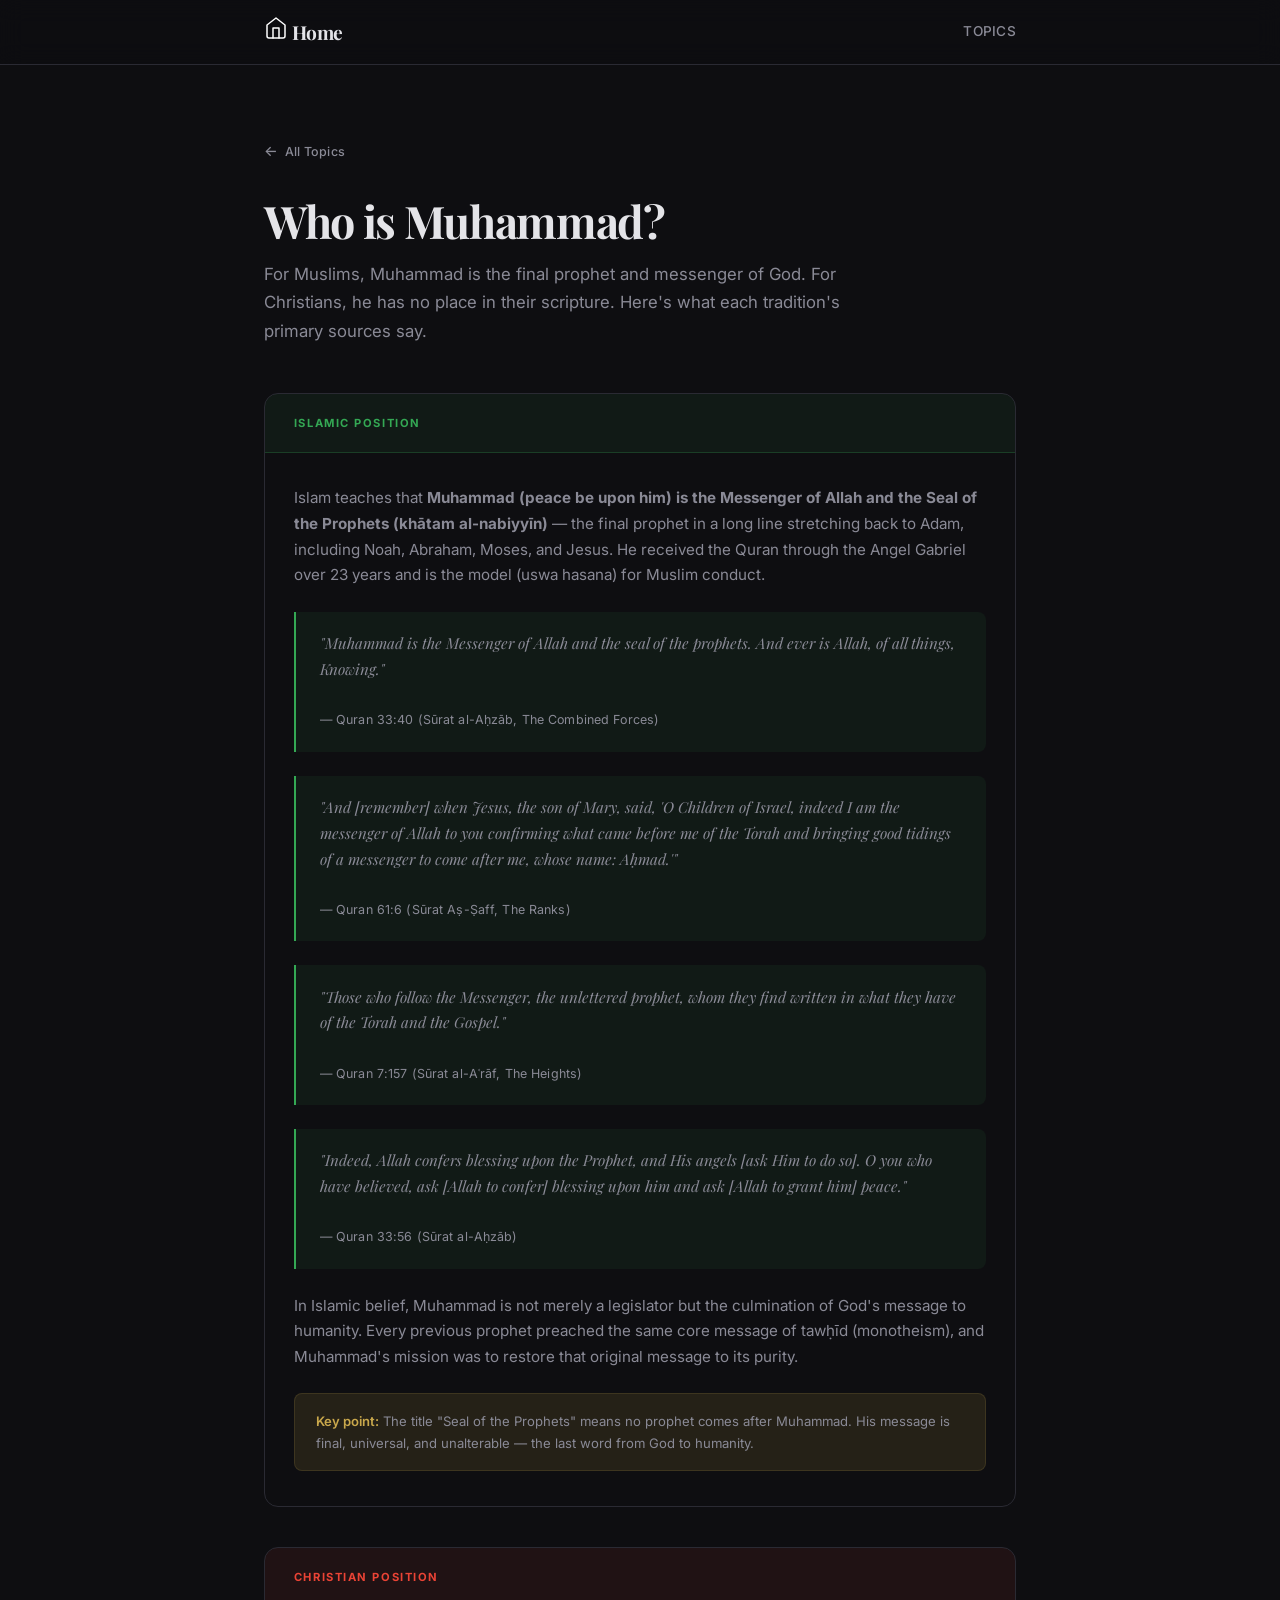
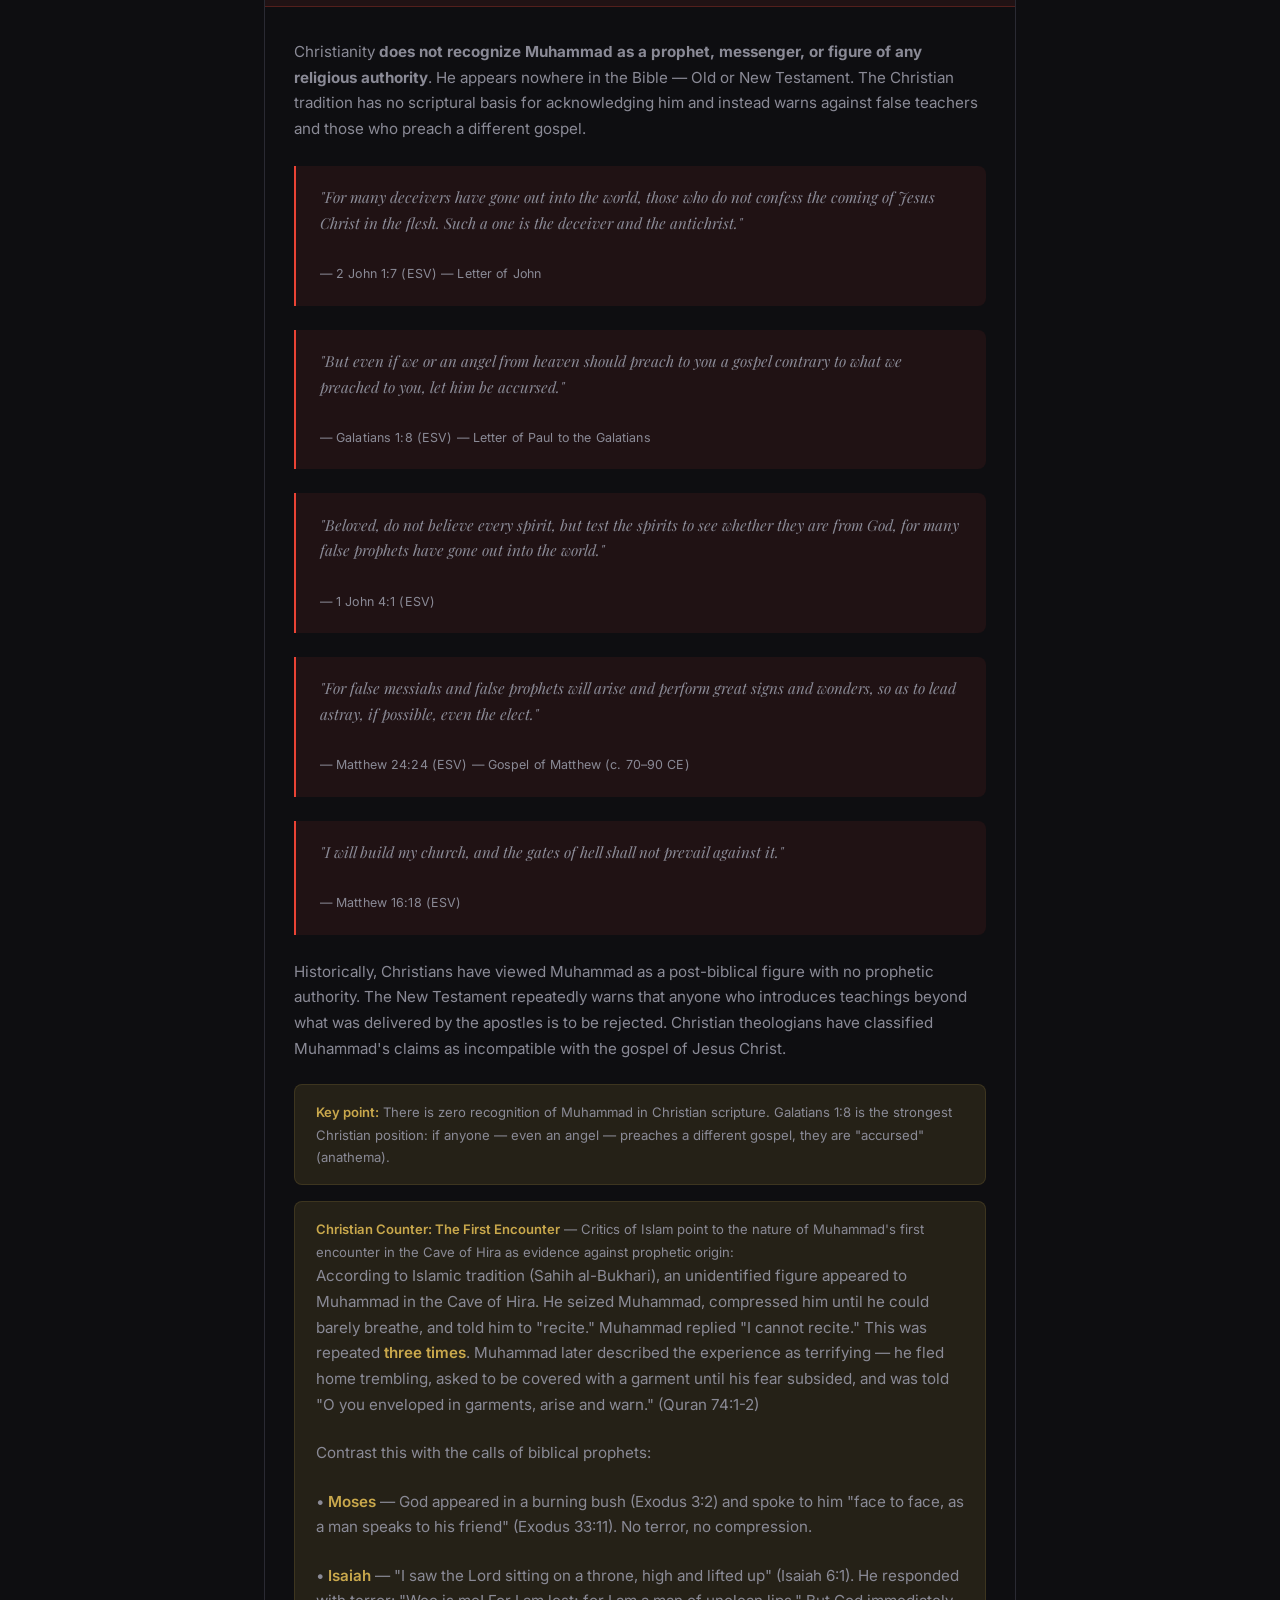
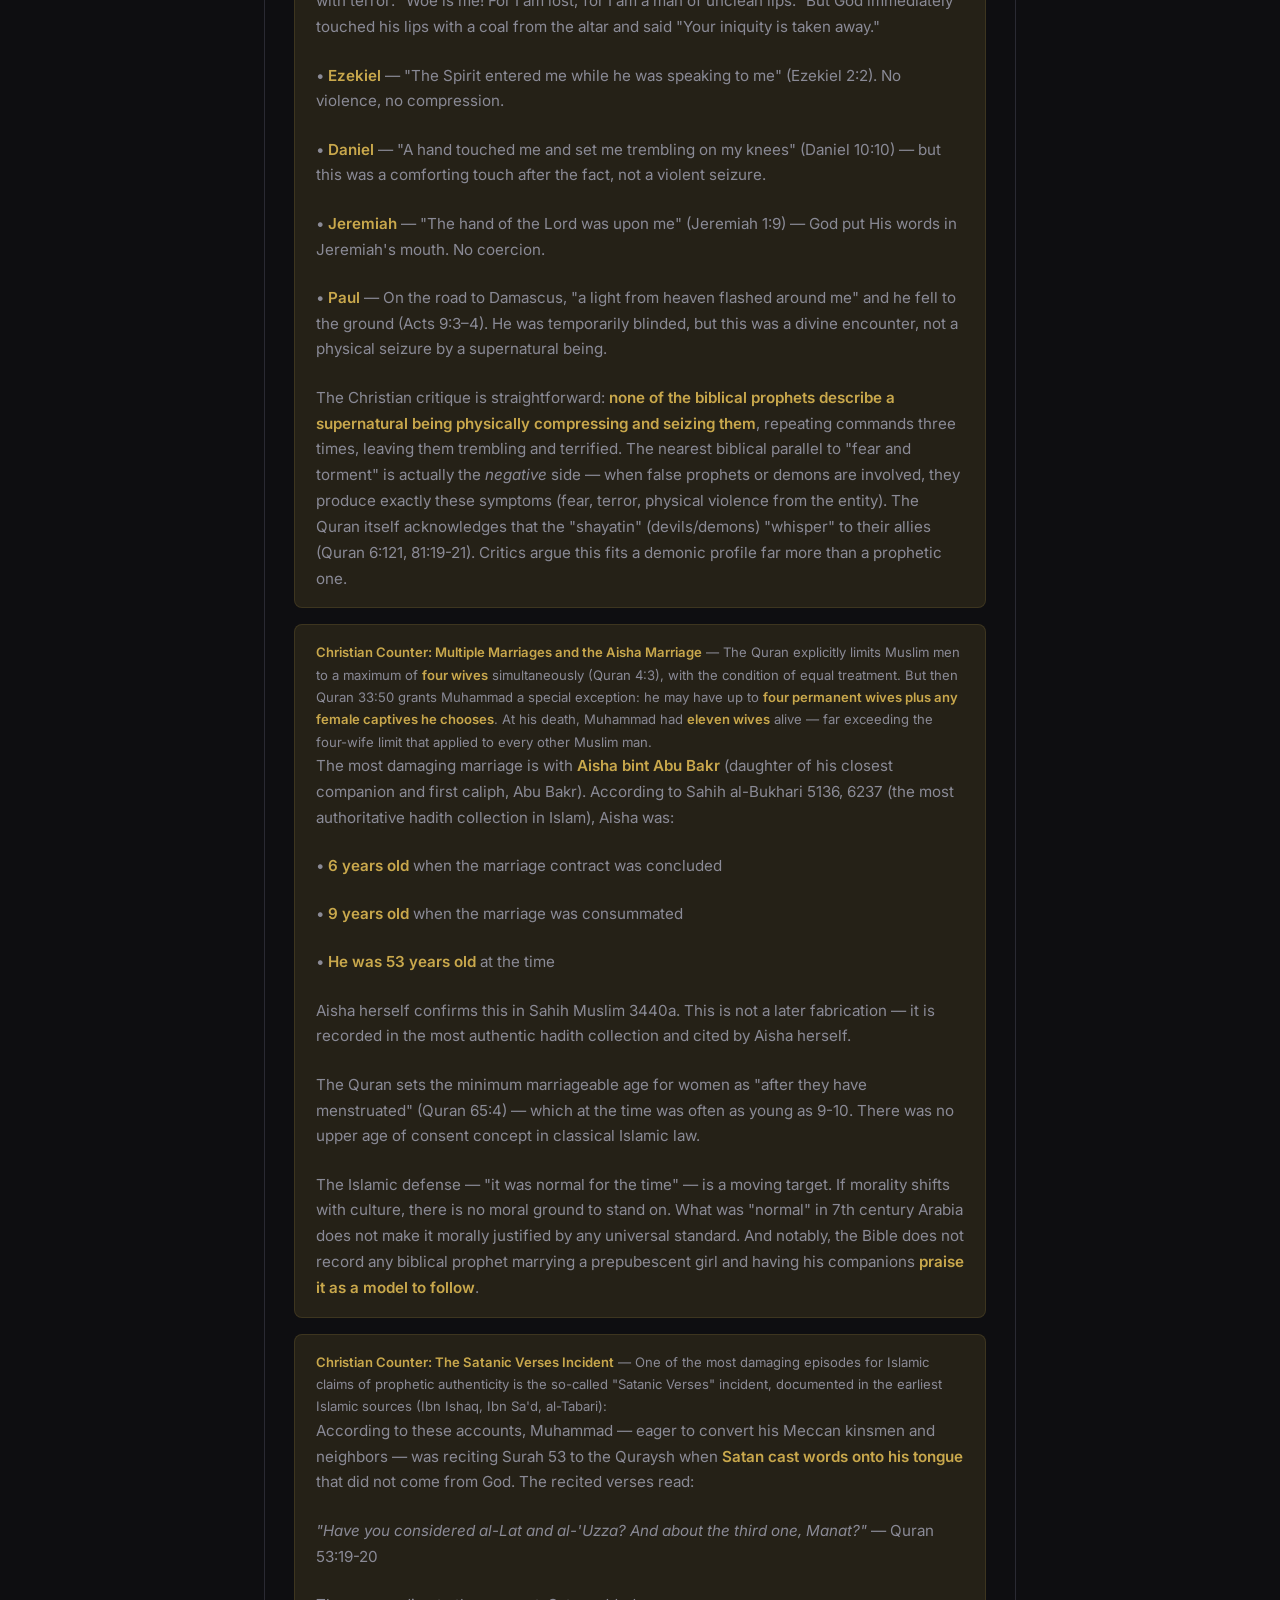
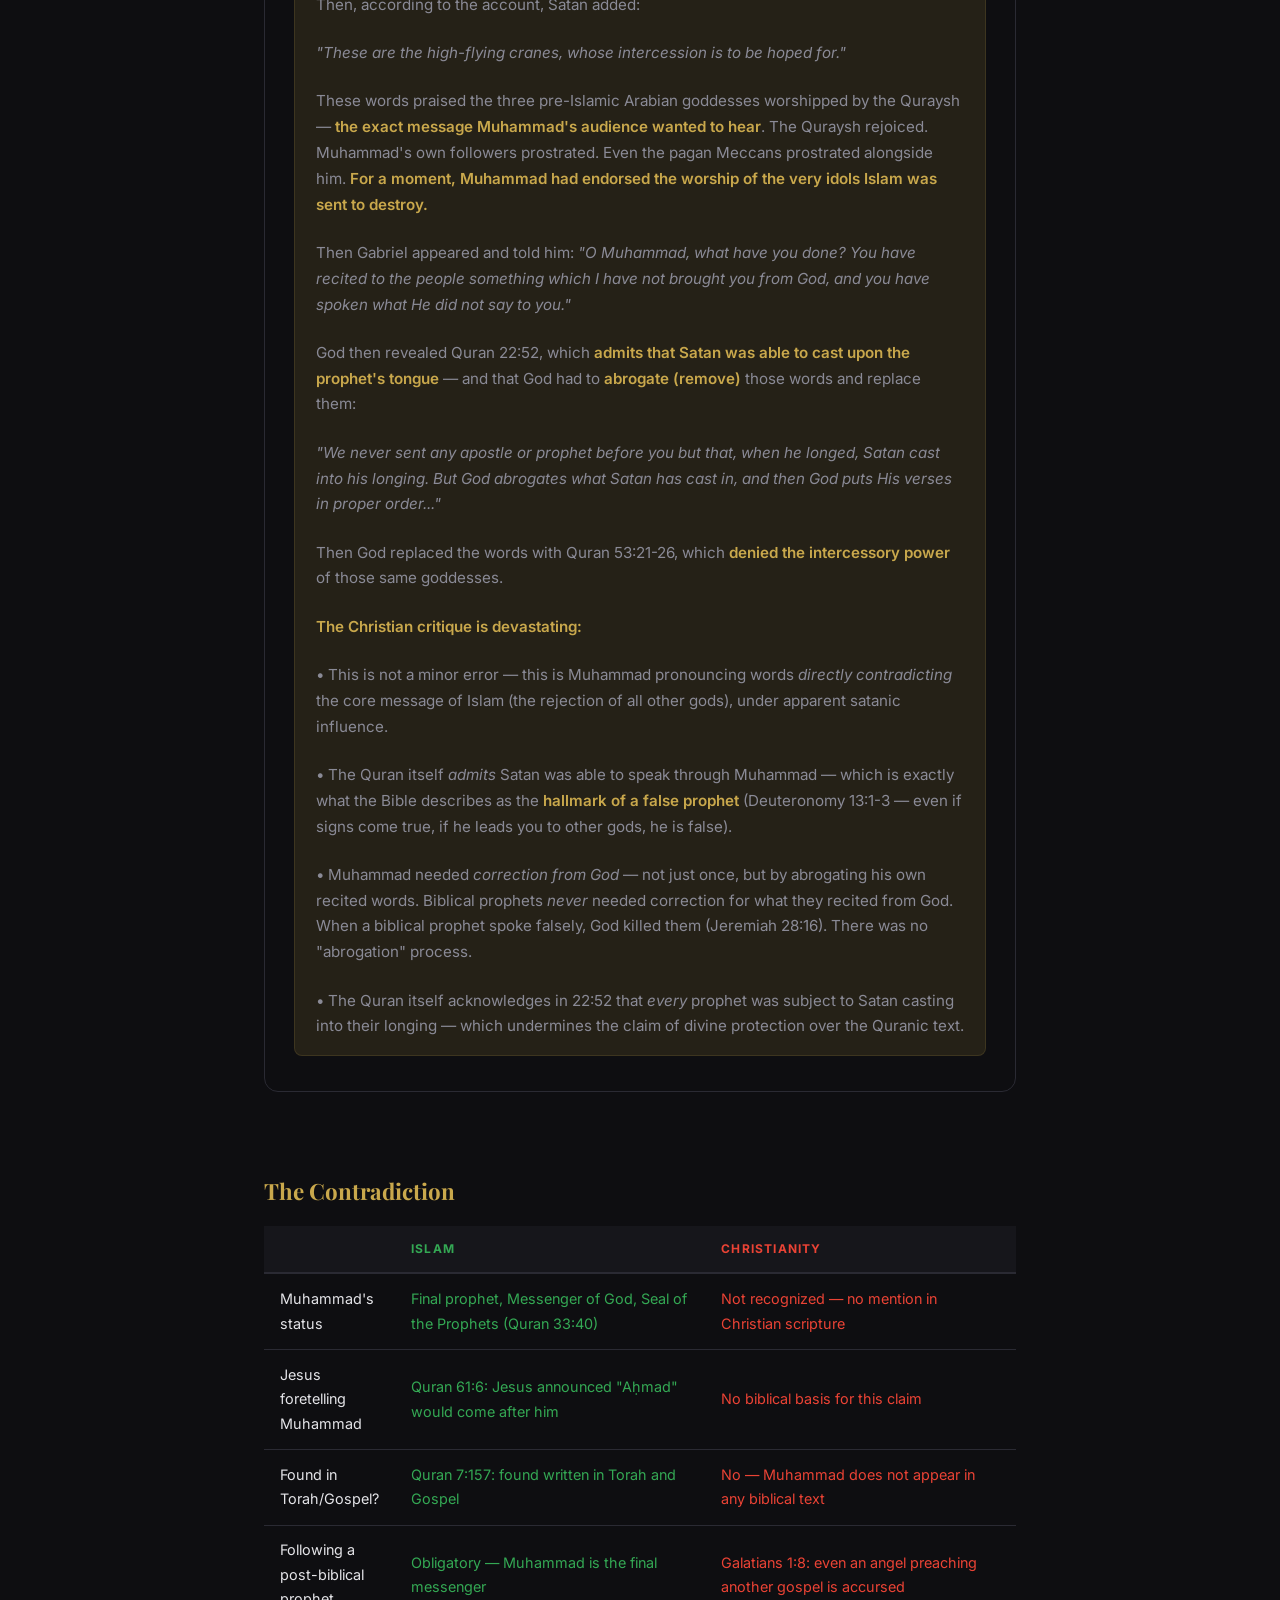
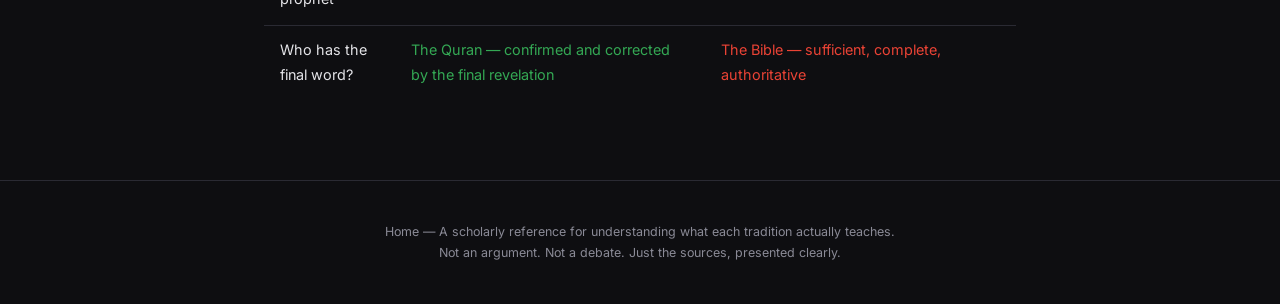
<file: topics/muhammad/index.html>
<!DOCTYPE html>
<html lang="en">
<head>
  <meta charset="UTF-8">
  <meta name="viewport" content="width=device-width, initial-scale=1.0">
  <title>Muhammad — Prophet of God? — IslamChristianity.com</title>
  <meta name="description" content="What does Islam say about Muhammad? What does Christianity say? Side-by-side primary sources on the final prophet.">
  <link rel="canonical" href="https://islamchristianity.com/topics/muhammad/">
  <link rel="preconnect" href="https://fonts.googleapis.com">
  <link rel="preconnect" href="https://fonts.gstatic.com" crossorigin>
  <link href="https://fonts.googleapis.com/css2?family=Inter:wght@400;500;600;700;800&family=Playfair+Display:wght@600;700&display=swap" rel="stylesheet">
  <style>
    *, *::before, *::after { margin: 0; padding: 0; box-sizing: border-box; }

    :root {
      --bg: #0e0e11;
      --bg-card: #16161b;
      --bg-card-hover: #1c1c23;
      --border: #2a2a33;
      --text: #e4e4e8;
      --text-muted: #8a8a96;
      --accent: #c9a84c;
      --accent-dim: rgba(201, 168, 76, 0.12);
      --islamic-bg: rgba(52, 168, 84, 0.08);
      --islamic-border: rgba(52, 168, 84, 0.25);
      --islamic-label: #34a854;
      --chris-bg: rgba(234, 67, 53, 0.08);
      --chris-border: rgba(234, 67, 53, 0.25);
      --chris-label: #ea4335;
      --font-sans: 'Inter', -apple-system, BlinkMacSystemFont, sans-serif;
      --font-serif: 'Playfair Display', Georgia, serif;
      --max-w: 800px;
    }

    html { scroll-behavior: smooth; }

    body {
      font-family: var(--font-sans);
      background: var(--bg);
      color: var(--text);
      line-height: 1.7;
      -webkit-font-smoothing: antialiased;
    }

    a { color: var(--accent); text-decoration: none; transition: color 0.2s; }
    a:hover { color: #dbb85e; }

    nav {
      position: sticky; top: 0; z-index: 50;
      background: rgba(14,14,17,0.85);
      backdrop-filter: blur(12px);
      border-bottom: 1px solid var(--border);
    }
    .nav-inner {
      max-width: var(--max-w);
      margin: 0 auto;
      padding: 0 1.5rem;
      height: 64px;
      display: flex;
      align-items: center;
      justify-content: space-between;
    }
    .logo {
      font-family: var(--font-serif);
      font-weight: 700;
      font-size: 1.2rem;
      color: var(--text);
      letter-spacing: -0.02em;
    }
    .logo span { color: var(--accent); }
    .nav-links { display: flex; gap: 2rem; }
    .nav-links a {
      font-size: 0.85rem;
      font-weight: 500;
      color: var(--text-muted);
      letter-spacing: 0.02em;
      text-transform: uppercase;
    }
    .nav-links a:hover { color: var(--accent); }

    .topic-hero {
      max-width: var(--max-w);
      margin: 0 auto;
      padding: 4.5rem 1.5rem 3rem;
    }
    .back-link {
      display: inline-flex;
      align-items: center;
      gap: 0.4rem;
      font-size: 0.78rem;
      font-weight: 500;
      color: var(--text-muted);
      margin-bottom: 2rem;
      letter-spacing: 0.02em;
    }
    .back-link:hover { color: var(--accent); }
    .back-link::before { content: "←"; font-size: 0.9rem; }
    .topic-hero h1 {
      font-family: var(--font-serif);
      font-size: clamp(2rem, 4.5vw, 2.8rem);
      font-weight: 700;
      line-height: 1.15;
      letter-spacing: -0.03em;
      margin-bottom: 0.8rem;
    }
    .topic-hero p {
      font-size: 1.05rem;
      color: var(--text-muted);
      max-width: 600px;
    }

    .positions {
      max-width: var(--max-w);
      margin: 0 auto;
      padding: 0 1.5rem 5rem;
      display: flex;
      flex-direction: column;
      gap: 2.5rem;
    }

    .position {
      border: 1px solid var(--border);
      border-radius: 14px;
      overflow: hidden;
    }
    .position-header {
      padding: 1.2rem 1.8rem;
      font-size: 0.7rem;
      font-weight: 700;
      letter-spacing: 0.14em;
      text-transform: uppercase;
    }
    .position-header.islamic {
      background: var(--islamic-bg);
      color: var(--islamic-label);
      border-bottom: 1px solid var(--islamic-border);
    }
    .position-header.christian {
      background: var(--chris-bg);
      color: var(--chris-label);
      border-bottom: 1px solid var(--chris-border);
    }
    .position-body {
      padding: 2rem 1.8rem 2.2rem;
    }
    .position-body p {
      font-size: 0.95rem;
      color: var(--text-muted);
      margin-bottom: 1.4rem;
      line-height: 1.7;
    }
    .position-body p:last-child { margin-bottom: 0; }

    blockquote {
      border-left: 2px solid var(--accent);
      padding: 1.2rem 1.5rem;
      margin: 1.5rem 0;
      background: var(--bg-card);
      border-radius: 0 8px 8px 0;
    }
    blockquote.islamic-bq { border-left-color: var(--islamic-label); background: var(--islamic-bg); }
    blockquote.christian-bq { border-left-color: var(--chris-label); background: var(--chris-bg); }

    blockquote p {
      font-family: var(--font-serif);
      font-size: 1.05rem;
      font-style: italic;
      color: var(--text);
      line-height: 1.7;
      margin-bottom: 0.6rem;
    }
    blockquote cite {
      font-family: var(--font-sans);
      font-size: 0.78rem;
      font-style: normal;
      color: var(--text-muted);
      letter-spacing: 0.01em;
    }

    .note {
      font-size: 0.82rem;
      color: var(--text-muted);
      padding: 1rem 1.3rem;
      background: var(--accent-dim);
      border-radius: 8px;
      border: 1px solid rgba(201,168,76,0.15);
      margin-top: 1rem;
    }
    .note strong { color: var(--accent); font-weight: 600; }

    .contradiction-table { max-width: var(--max-w); margin: 0 auto 5rem; padding: 0 1.5rem; }
    .contradiction-table h2 { font-family: var(--font-serif); font-size: 1.4rem; margin-bottom: 1rem; color: var(--accent); }
    .contradiction-table table { width: 100%; border-collapse: collapse; font-size: 0.9rem; }
    .contradiction-table th { padding: 0.8rem 1rem; text-align: left; background: var(--bg-card); border-bottom: 2px solid var(--border); color: var(--text-muted); font-size: 0.75rem; text-transform: uppercase; letter-spacing: 0.1em; }
    .contradiction-table td { padding: 0.8rem 1rem; border-bottom: 1px solid var(--border); color: var(--text); }
    .contradiction-table tr:last-child td { border-bottom: none; }
    .contradiction-table .islamic-cell { color: var(--islamic-label); }
    .contradiction-table .chris-cell { color: var(--chris-label); }


    .contradiction-table th:nth-child(1),
    .contradiction-table td:nth-child(1) { width: 16%; min-width: 120px; }
    .contradiction-table th:nth-child(2),
    .contradiction-table td:nth-child(2) { width: 42%; }
    .contradiction-table th:nth-child(3),
    .contradiction-table td:nth-child(3) { width: 42%; }


    footer {
      border-top: 1px solid var(--border);
      padding: 2.5rem 1.5rem;
      text-align: center;
    }
    footer p {
      font-size: 0.78rem;
      color: var(--text-muted);
      max-width: var(--max-w);
      margin: 0 auto;
    }
    footer a { color: var(--text-muted); text-decoration: underline; text-decoration-color: var(--border); }
    footer a:hover { color: var(--accent); text-decoration-color: var(--accent); }

    @media (max-width: 640px) {
      .topic-hero { padding: 3.5rem 1.2rem 2.5rem; }
      .position-body { padding: 1.4rem 1.2rem 1.6rem; }
      .position-header { padding: 1rem 1.2rem; }
      blockquote { padding: 1rem 1.2rem; }
      blockquote p { font-size: 0.95rem; }
    }
  </style>
</head>
<body>

<nav>
  <div class="nav-inner">
    <a href="../../index.html" class="logo"><svg xmlns="http://www.w3.org/2000/svg" width="24" height="24" viewBox="0 0 24 24" fill="none" stroke="white" stroke-width="1.5" stroke-linecap="round" stroke-linejoin="round"><path d="M3 9l9-7 9 7v11a2 2 0 0 1-2 2H5a2 2 0 0 1-2-2z"></path><polyline points="9 22 9 12 15 12 15 22"></polyline></svg> Home</a>
    <div class="nav-links">
      <a href="../../index.html">Topics</a>

    </div>
  </div>
</nav>

<div class="topic-hero">
  <a href="../../index.html" class="back-link">All Topics</a>
  <h1>Who is Muhammad?</h1>
  <p>For Muslims, Muhammad is the final prophet and messenger of God. For Christians, he has no place in their scripture. Here's what each tradition's primary sources say.</p>
</div>

<main class="positions">

  <!-- ── ISLAMIC POSITION ── -->
  <section class="position">
    <div class="position-header islamic">Islamic Position</div>
    <div class="position-body">
      <p>Islam teaches that <strong>Muhammad (peace be upon him) is the Messenger of Allah and the Seal of the Prophets (khātam al-nabiyyīn)</strong> — the final prophet in a long line stretching back to Adam, including Noah, Abraham, Moses, and Jesus. He received the Quran through the Angel Gabriel over 23 years and is the model (uswa hasana) for Muslim conduct.</p>

      <blockquote class="islamic-bq">
        <p>"Muhammad is the Messenger of Allah and the seal of the prophets. And ever is Allah, of all things, Knowing."</p>
        <cite>— Quran 33:40 (Sūrat al-Aḥzāb, The Combined Forces)</cite>
      </blockquote>

      <blockquote class="islamic-bq">
        <p>"And [remember] when Jesus, the son of Mary, said, 'O Children of Israel, indeed I am the messenger of Allah to you confirming what came before me of the Torah and bringing good tidings of a messenger to come after me, whose name: Aḥmad.'"</p>
        <cite>— Quran 61:6 (Sūrat Aṣ-Ṣaff, The Ranks)</cite>
      </blockquote>

      <blockquote class="islamic-bq">
        <p>"Those who follow the Messenger, the unlettered prophet, whom they find written in what they have of the Torah and the Gospel."</p>
        <cite>— Quran 7:157 (Sūrat al-Aʿrāf, The Heights)</cite>
      </blockquote>

      <blockquote class="islamic-bq">
        <p>"Indeed, Allah confers blessing upon the Prophet, and His angels [ask Him to do so]. O you who have believed, ask [Allah to confer] blessing upon him and ask [Allah to grant him] peace."</p>
        <cite>— Quran 33:56 (Sūrat al-Aḥzāb)</cite>
      </blockquote>

      <p>In Islamic belief, Muhammad is not merely a legislator but the culmination of God's message to humanity. Every previous prophet preached the same core message of tawḥīd (monotheism), and Muhammad's mission was to restore that original message to its purity.</p>

      <div class="note">
        <strong>Key point:</strong> The title "Seal of the Prophets" means no prophet comes after Muhammad. His message is final, universal, and unalterable — the last word from God to humanity.
      </div>
    </div>
  </section>

  <!-- ── CHRISTIAN POSITION ── -->
  <section class="position">
    <div class="position-header christian">Christian Position</div>
    <div class="position-body">
      <p>Christianity <strong>does not recognize Muhammad as a prophet, messenger, or figure of any religious authority</strong>. He appears nowhere in the Bible — Old or New Testament. The Christian tradition has no scriptural basis for acknowledging him and instead warns against false teachers and those who preach a different gospel.</p>

      <blockquote class="christian-bq">
        <p>"For many deceivers have gone out into the world, those who do not confess the coming of Jesus Christ in the flesh. Such a one is the deceiver and the antichrist."</p>
        <cite>— 2 John 1:7 (ESV) — Letter of John</cite>
      </blockquote>

      <blockquote class="christian-bq">
        <p>"But even if we or an angel from heaven should preach to you a gospel contrary to what we preached to you, let him be accursed."</p>
        <cite>— Galatians 1:8 (ESV) — Letter of Paul to the Galatians</cite>
      </blockquote>

      <blockquote class="christian-bq">
        <p>"Beloved, do not believe every spirit, but test the spirits to see whether they are from God, for many false prophets have gone out into the world."</p>
        <cite>— 1 John 4:1 (ESV)</cite>
      </blockquote>

      <blockquote class="christian-bq">
        <p>"For false messiahs and false prophets will arise and perform great signs and wonders, so as to lead astray, if possible, even the elect."</p>
        <cite>— Matthew 24:24 (ESV) — Gospel of Matthew (c. 70–90 CE)</cite>
      </blockquote>

      <blockquote class="christian-bq">
        <p>"I will build my church, and the gates of hell shall not prevail against it."</p>
        <cite>— Matthew 16:18 (ESV)</cite>
      </blockquote>

      <p>Historically, Christians have viewed Muhammad as a post-biblical figure with no prophetic authority. The New Testament repeatedly warns that anyone who introduces teachings beyond what was delivered by the apostles is to be rejected. Christian theologians have classified Muhammad's claims as incompatible with the gospel of Jesus Christ.</p>

      <div class="note">
        <strong>Key point:</strong> There is zero recognition of Muhammad in Christian scripture. Galatians 1:8 is the strongest Christian position: if anyone — even an angel — preaches a different gospel, they are "accursed" (anathema).
      </div>

      <div class="note">
        <strong>Christian Counter: The First Encounter</strong> — Critics of Islam point to the nature of Muhammad's first encounter in the Cave of Hira as evidence against prophetic origin:

        <p>According to Islamic tradition (Sahih al-Bukhari), an unidentified figure appeared to Muhammad in the Cave of Hira. He seized Muhammad, compressed him until he could barely breathe, and told him to "recite." Muhammad replied "I cannot recite." This was repeated <strong>three times</strong>. Muhammad later described the experience as terrifying — he fled home trembling, asked to be covered with a garment until his fear subsided, and was told "O you enveloped in garments, arise and warn." (Quran 74:1-2)</p>

        <p>Contrast this with the calls of biblical prophets:</p>

        <p>• <strong>Moses</strong> — God appeared in a burning bush (Exodus 3:2) and spoke to him "face to face, as a man speaks to his friend" (Exodus 33:11). No terror, no compression.</p>

        <p>• <strong>Isaiah</strong> — "I saw the Lord sitting on a throne, high and lifted up" (Isaiah 6:1). He responded with terror: "Woe is me! For I am lost; for I am a man of unclean lips." But God immediately touched his lips with a coal from the altar and said "Your iniquity is taken away."</p>

        <p>• <strong>Ezekiel</strong> — "The Spirit entered me while he was speaking to me" (Ezekiel 2:2). No violence, no compression.</p>

        <p>• <strong>Daniel</strong> — "A hand touched me and set me trembling on my knees" (Daniel 10:10) — but this was a comforting touch after the fact, not a violent seizure.</p>

        <p>• <strong>Jeremiah</strong> — "The hand of the Lord was upon me" (Jeremiah 1:9) — God put His words in Jeremiah's mouth. No coercion.</p>

        <p>• <strong>Paul</strong> — On the road to Damascus, "a light from heaven flashed around me" and he fell to the ground (Acts 9:3–4). He was temporarily blinded, but this was a divine encounter, not a physical seizure by a supernatural being.</p>

        <p>The Christian critique is straightforward: <strong>none of the biblical prophets describe a supernatural being physically compressing and seizing them</strong>, repeating commands three times, leaving them trembling and terrified. The nearest biblical parallel to "fear and torment" is actually the <em>negative</em> side — when false prophets or demons are involved, they produce exactly these symptoms (fear, terror, physical violence from the entity). The Quran itself acknowledges that the "shayatin" (devils/demons) "whisper" to their allies (Quran 6:121, 81:19-21). Critics argue this fits a demonic profile far more than a prophetic one.</p>
      </div>

      <div class="note">
        <strong>Christian Counter: Multiple Marriages and the Aisha Marriage</strong> — The Quran explicitly limits Muslim men to a maximum of <strong>four wives</strong> simultaneously (Quran 4:3), with the condition of equal treatment. But then Quran 33:50 grants Muhammad a special exception: he may have up to <strong>four permanent wives plus any female captives he chooses</strong>. At his death, Muhammad had <strong>eleven wives</strong> alive — far exceeding the four-wife limit that applied to every other Muslim man.

        <p>The most damaging marriage is with <strong>Aisha bint Abu Bakr</strong> (daughter of his closest companion and first caliph, Abu Bakr). According to Sahih al-Bukhari 5136, 6237 (the most authoritative hadith collection in Islam), Aisha was:</p>

        <p>• <strong>6 years old</strong> when the marriage contract was concluded</p>
        <p>• <strong>9 years old</strong> when the marriage was consummated</p>
        <p>• <strong>He was 53 years old</strong> at the time</p>

        <p>Aisha herself confirms this in Sahih Muslim 3440a. This is not a later fabrication — it is recorded in the most authentic hadith collection and cited by Aisha herself.</p>

        <p>The Quran sets the minimum marriageable age for women as "after they have menstruated" (Quran 65:4) — which at the time was often as young as 9-10. There was no upper age of consent concept in classical Islamic law.</p>

        <p>The Islamic defense — "it was normal for the time" — is a moving target. If morality shifts with culture, there is no moral ground to stand on. What was "normal" in 7th century Arabia does not make it morally justified by any universal standard. And notably, the Bible does not record any biblical prophet marrying a prepubescent girl and having his companions <strong>praise it as a model to follow</strong>.</p>
      </div>

      <div class="note">
        <strong>Christian Counter: The Satanic Verses Incident</strong> — One of the most damaging episodes for Islamic claims of prophetic authenticity is the so-called "Satanic Verses" incident, documented in the earliest Islamic sources (Ibn Ishaq, Ibn Sa'd, al-Tabari):

        <p>According to these accounts, Muhammad — eager to convert his Meccan kinsmen and neighbors — was reciting Surah 53 to the Quraysh when <strong>Satan cast words onto his tongue</strong> that did not come from God. The recited verses read:</p>

        <p><em>"Have you considered al-Lat and al-'Uzza? And about the third one, Manat?"</em> — Quran 53:19-20</p>

        <p>Then, according to the account, Satan added:</p>

        <p><em>"These are the high-flying cranes, whose intercession is to be hoped for."</em></p>

        <p>These words praised the three pre-Islamic Arabian goddesses worshipped by the Quraysh — <strong>the exact message Muhammad's audience wanted to hear</strong>. The Quraysh rejoiced. Muhammad's own followers prostrated. Even the pagan Meccans prostrated alongside him. <strong>For a moment, Muhammad had endorsed the worship of the very idols Islam was sent to destroy.</strong></p>

        <p>Then Gabriel appeared and told him: <em>"O Muhammad, what have you done? You have recited to the people something which I have not brought you from God, and you have spoken what He did not say to you."</em></p>

        <p>God then revealed Quran 22:52, which <strong>admits that Satan was able to cast upon the prophet's tongue</strong> — and that God had to <strong>abrogate (remove)</strong> those words and replace them:</p>

        <p><em>"We never sent any apostle or prophet before you but that, when he longed, Satan cast into his longing. But God abrogates what Satan has cast in, and then God puts His verses in proper order..."</em></p>

        <p>Then God replaced the words with Quran 53:21-26, which <strong>denied the intercessory power</strong> of those same goddesses.</p>

        <p><strong>The Christian critique is devastating:</strong></p>

        <p>• This is not a minor error — this is Muhammad pronouncing words <em>directly contradicting</em> the core message of Islam (the rejection of all other gods), under apparent satanic influence.</p>
        <p>• The Quran itself <em>admits</em> Satan was able to speak through Muhammad — which is exactly what the Bible describes as the <strong>hallmark of a false prophet</strong> (Deuteronomy 13:1-3 — even if signs come true, if he leads you to other gods, he is false).</p>
        <p>• Muhammad needed <em>correction from God</em> — not just once, but by abrogating his own recited words. Biblical prophets <em>never</em> needed correction for what they recited from God. When a biblical prophet spoke falsely, God killed them (Jeremiah 28:16). There was no "abrogation" process.</p>
        <p>• The Quran itself acknowledges in 22:52 that <em>every</em> prophet was subject to Satan casting into their longing — which undermines the claim of divine protection over the Quranic text.</p>
      </div>
    </div>
  </section>

</main>

<div class="contradiction-table" id="about">
  <h2>The Contradiction</h2>
  <table>
    <thead>
      <tr><th></th><th class="islamic-cell">Islam</th><th class="chris-cell">Christianity</th></tr>
    </thead>
    <tbody>
      <tr><td>Muhammad's status</td><td class="islamic-cell">Final prophet, Messenger of God, Seal of the Prophets (Quran 33:40)</td><td class="chris-cell">Not recognized — no mention in Christian scripture</td></tr>
      <td>Jesus foretelling Muhammad</td><td class="islamic-cell">Quran 61:6: Jesus announced "Aḥmad" would come after him</td><td class="chris-cell">No biblical basis for this claim</td></tr>
      <td>Found in Torah/Gospel?</td><td class="islamic-cell">Quran 7:157: found written in Torah and Gospel</td><td class="chris-cell">No — Muhammad does not appear in any biblical text</td></tr>
      <td>Following a post-biblical prophet</td><td class="islamic-cell">Obligatory — Muhammad is the final messenger</td><td class="chris-cell">Galatians 1:8: even an angel preaching another gospel is accursed</td></tr>
      <td>Who has the final word?</td><td class="islamic-cell">The Quran — confirmed and corrected by the final revelation</td><td class="chris-cell">The Bible — sufficient, complete, authoritative</td></tr>
    </tbody>
  </table>
</div>

<footer>
  <p>Home — A scholarly reference for understanding what each tradition actually teaches.<br>
  Not an argument. Not a debate. Just the sources, presented clearly.</p>
</footer>

</body>
</html>
</file>
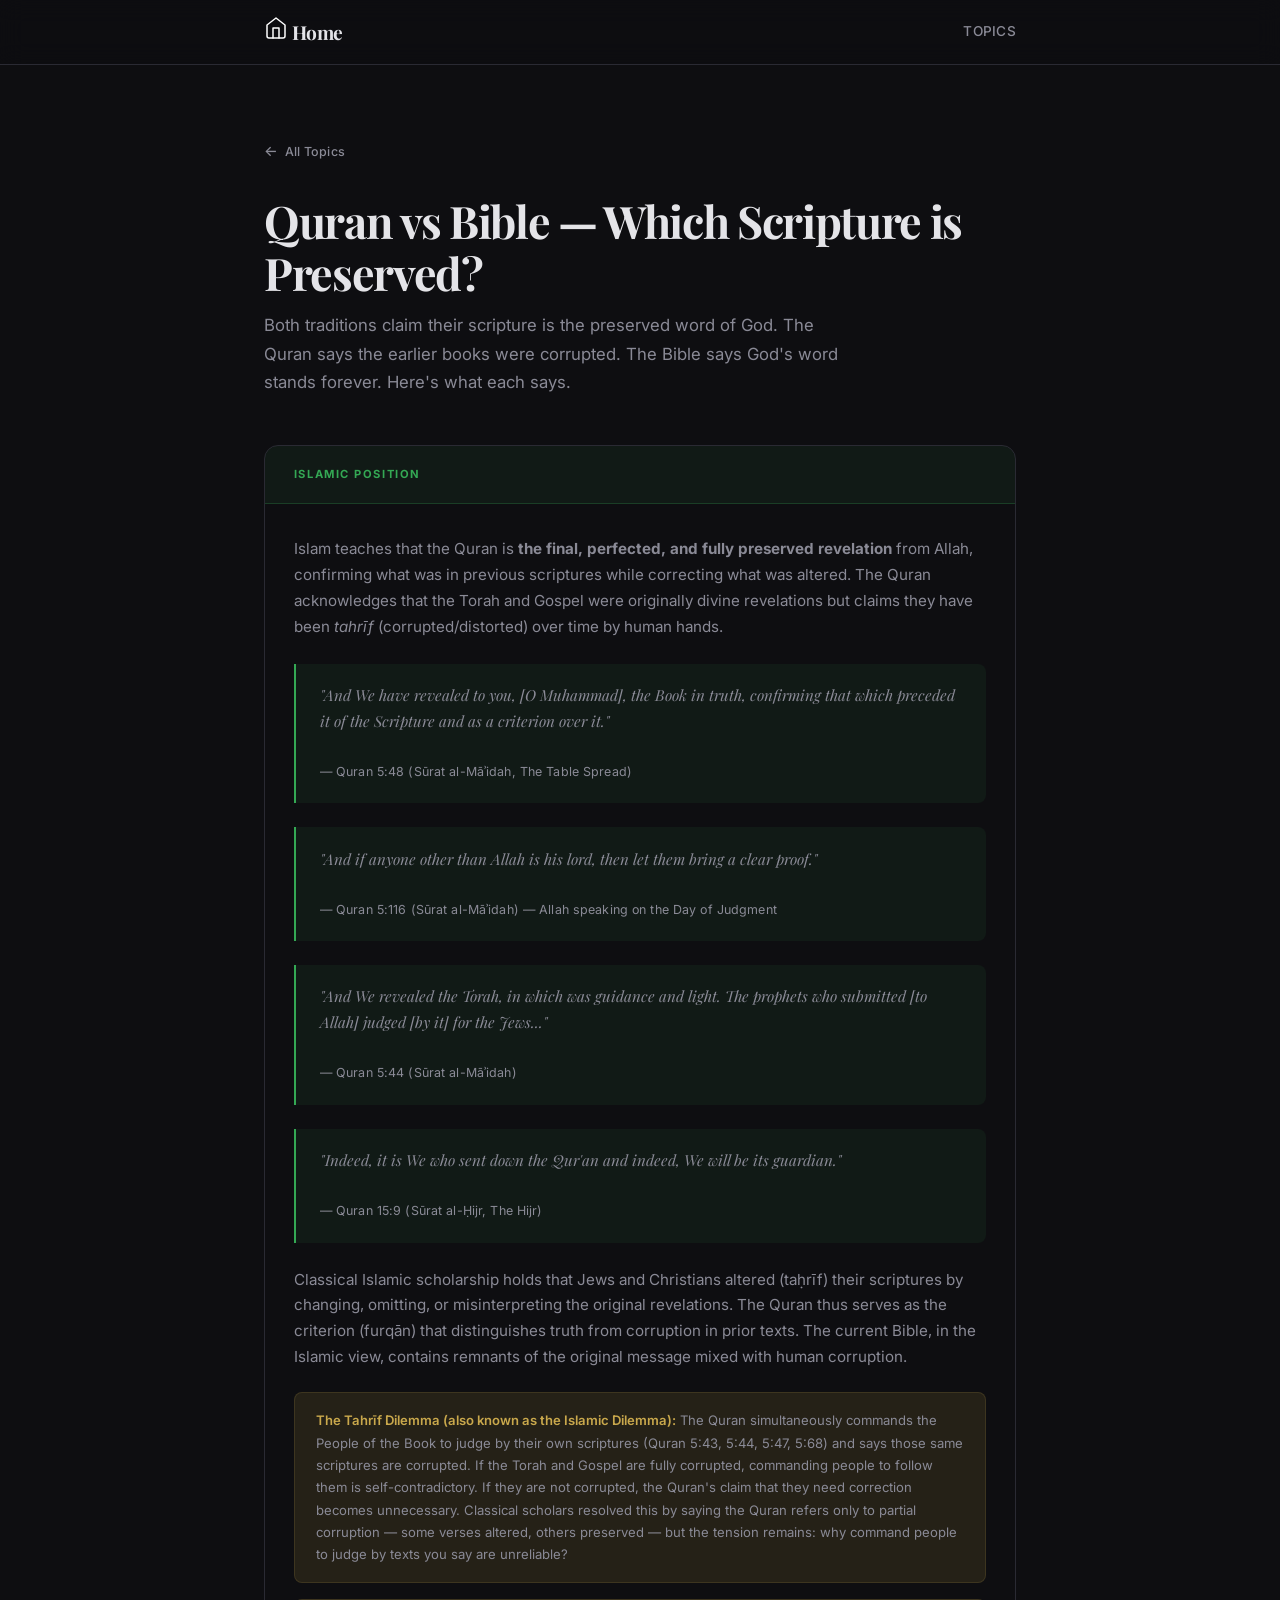
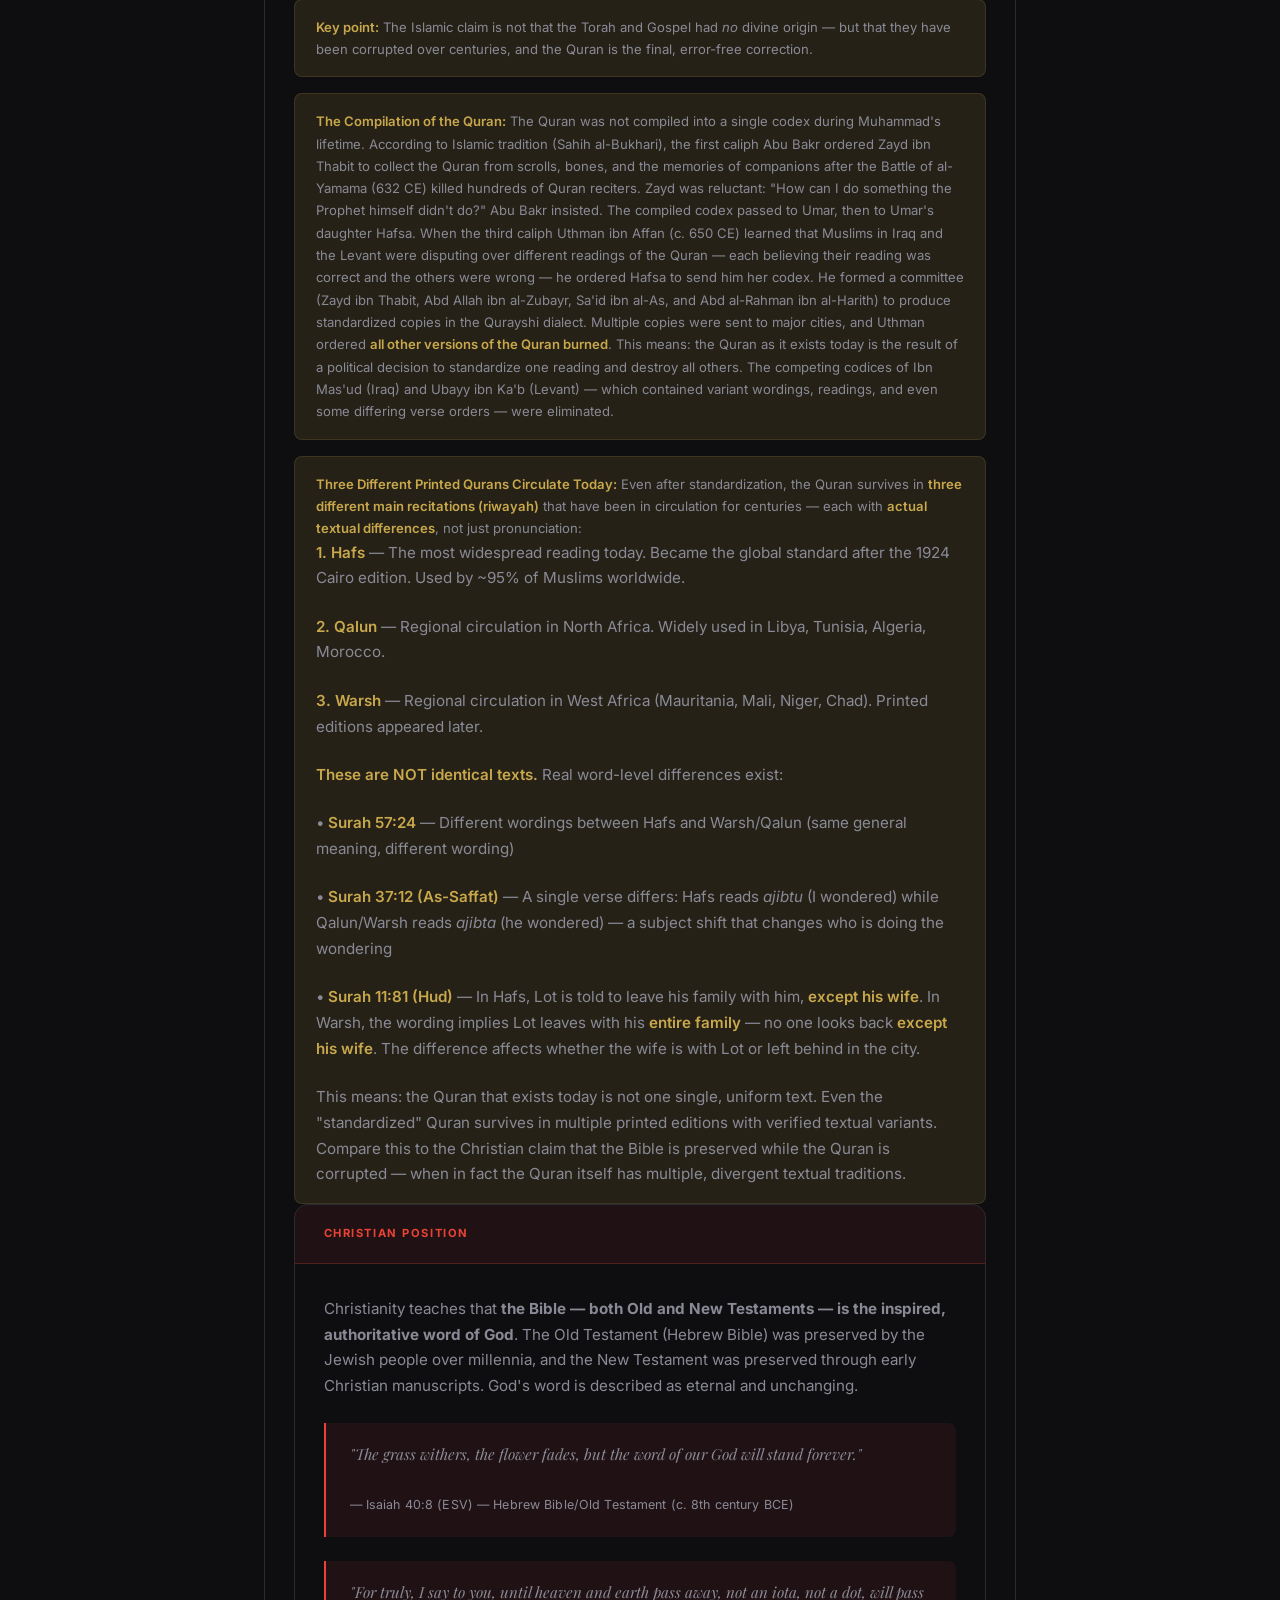
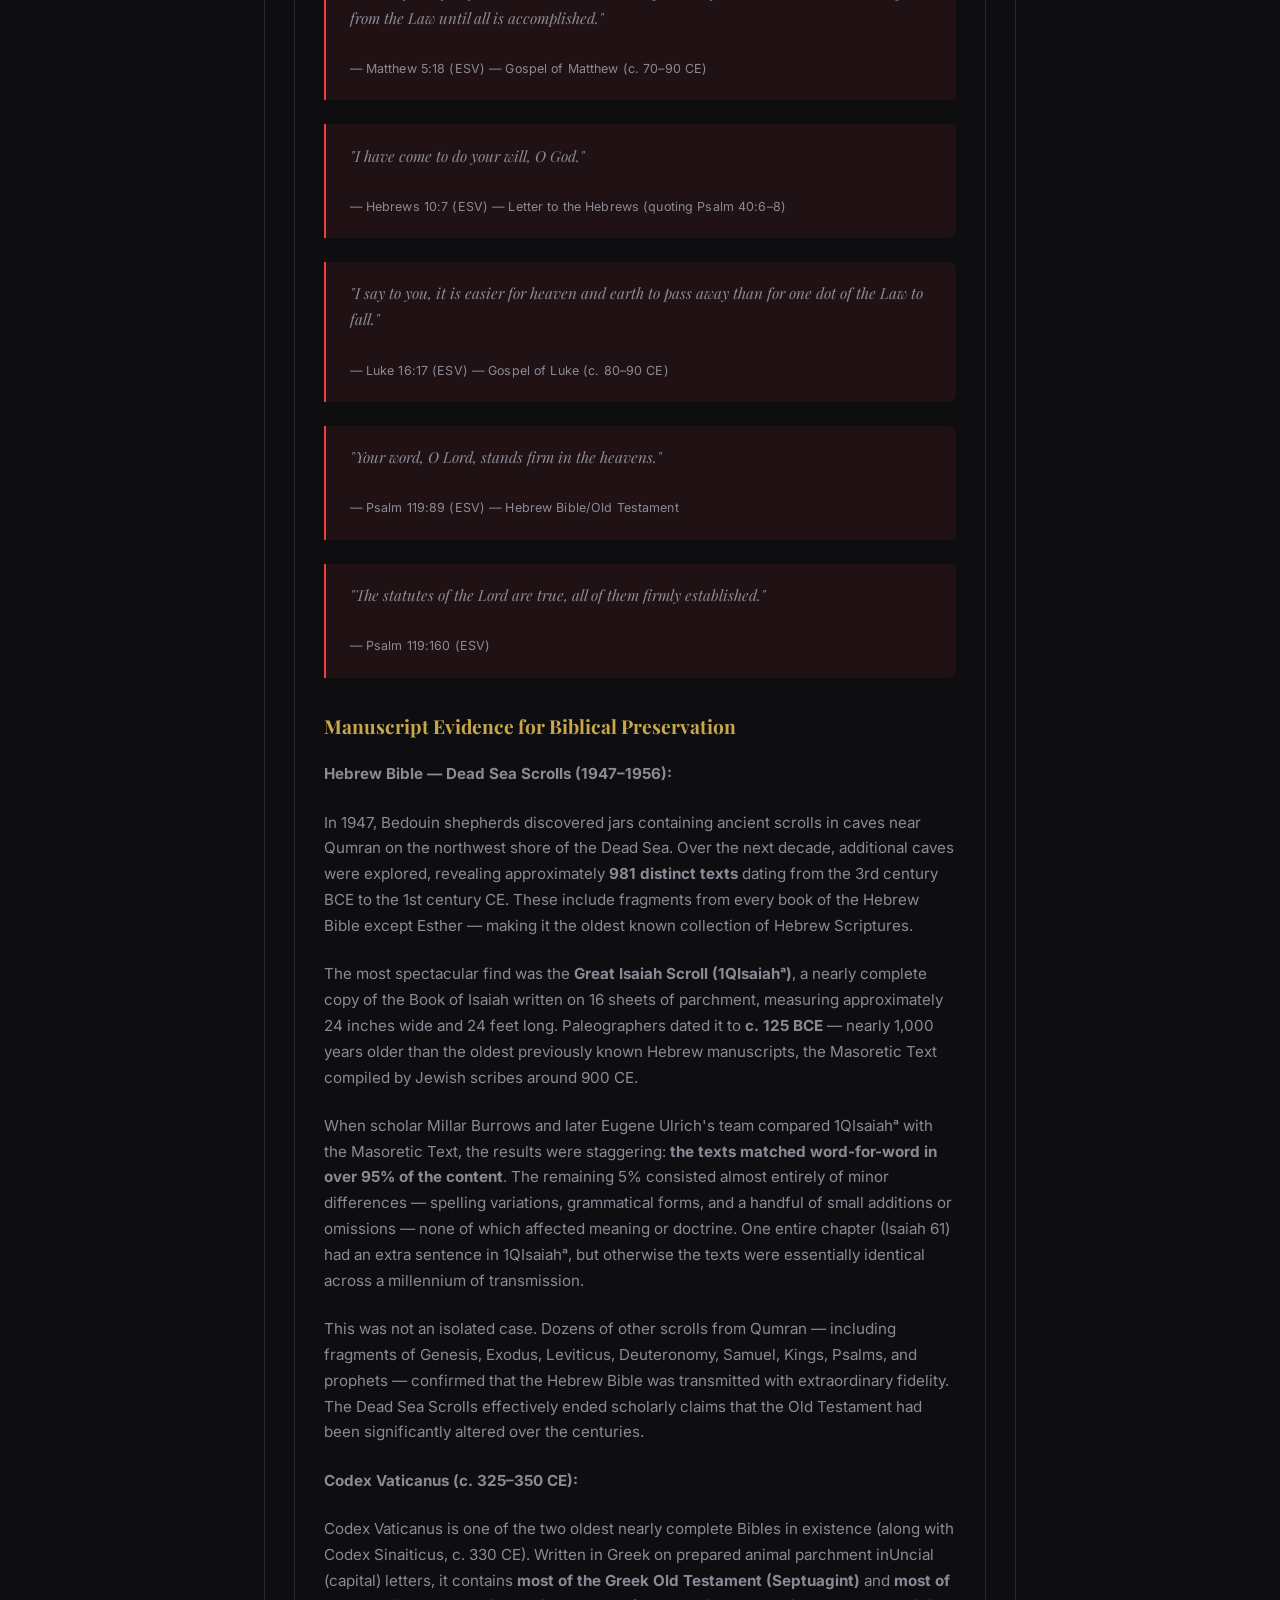
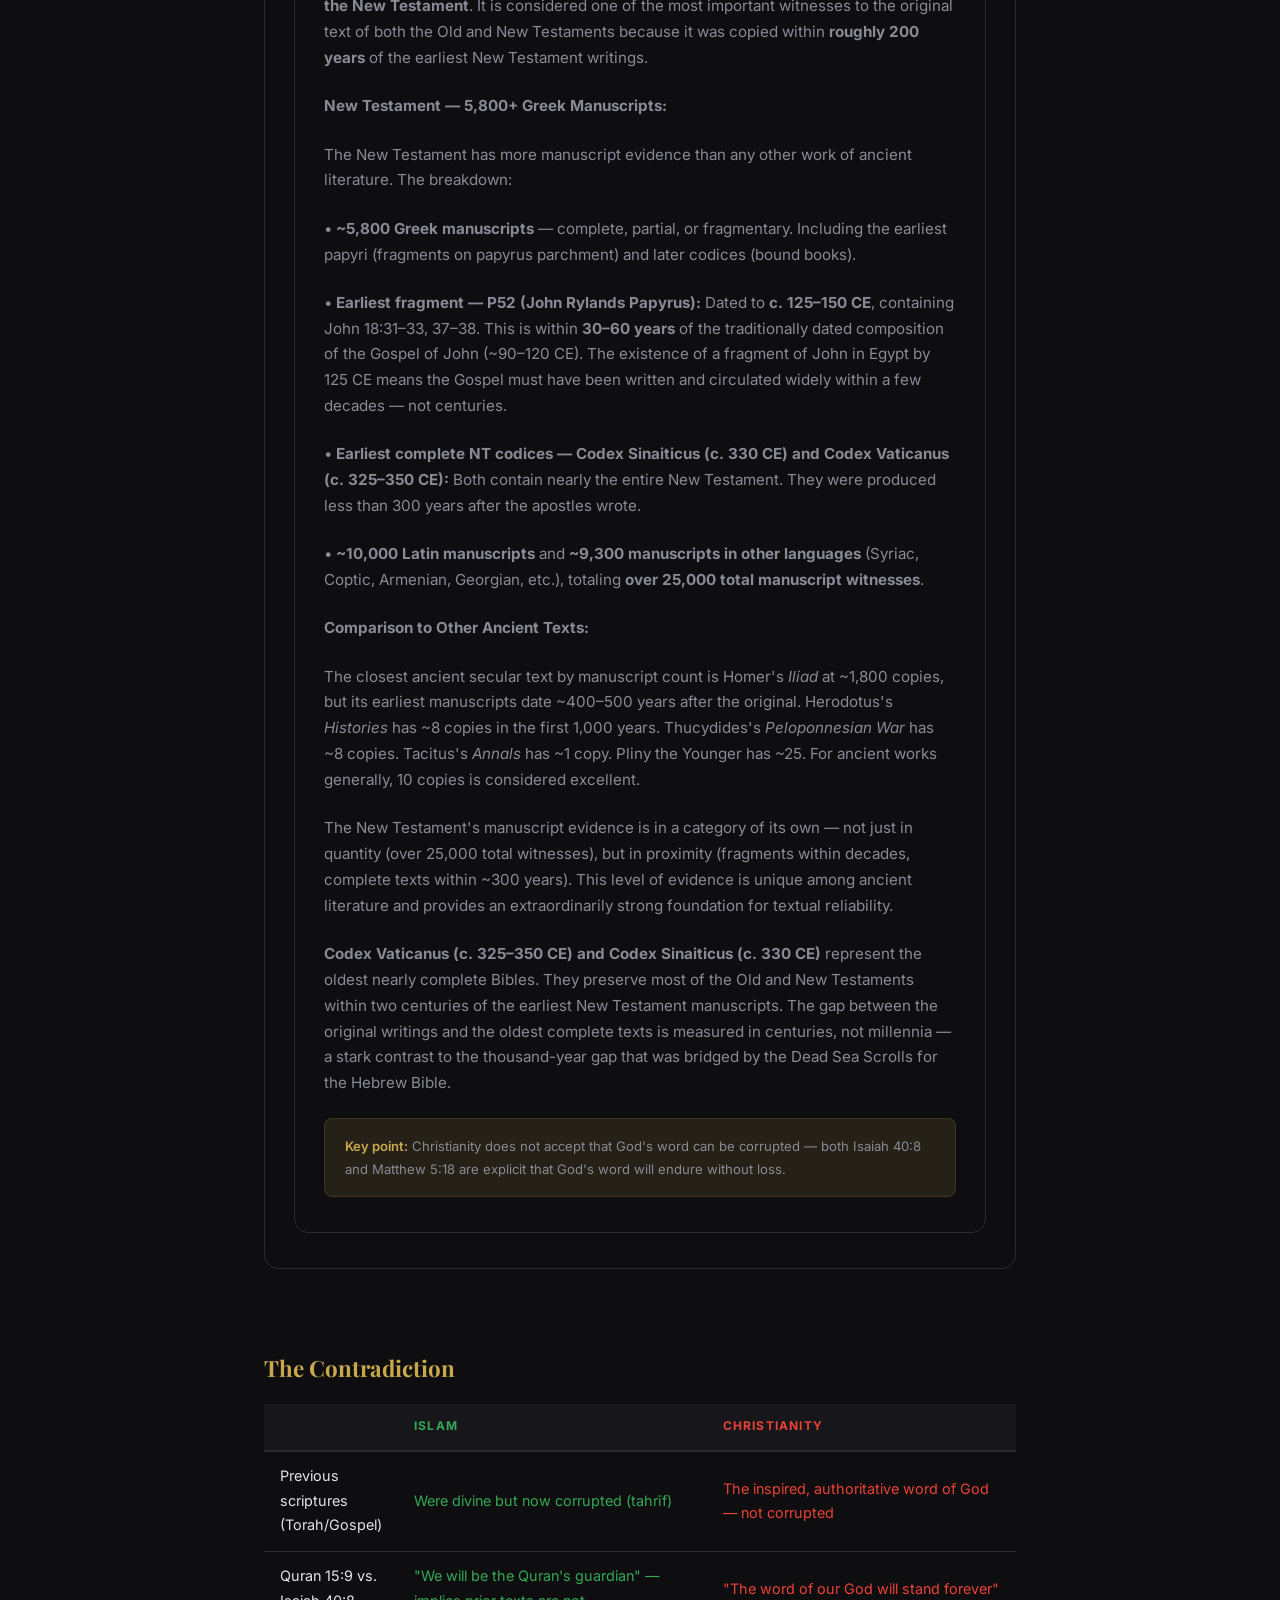
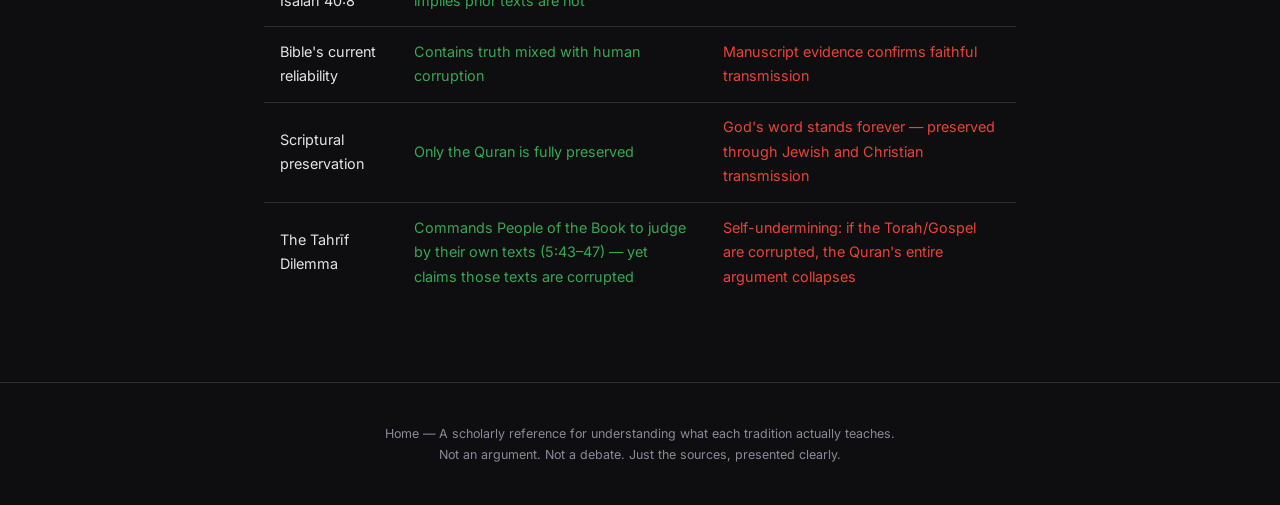
<file: topics/quran-vs-bible/index.html>
<!DOCTYPE html>
<html lang="en">
<head>
  <meta charset="UTF-8">
  <meta name="viewport" content="width=device-width, initial-scale=1.0">
  <title>Quran vs Bible — Preserved Scripture? — IslamChristianity.com</title>
  <meta name="description" content="Does the Quran confirm or correct the Bible? Both traditions claim their scripture is preserved and authoritative. Here are the primary sources.">
  <link rel="canonical" href="https://Home/topics/quran-vs-bible/">
  <link rel="preconnect" href="https://fonts.googleapis.com">
  <link rel="preconnect" href="https://fonts.gstatic.com" crossorigin>
  <link href="https://fonts.googleapis.com/css2?family=Inter:wght@400;500;600;700;800&family=Playfair+Display:wght@600;700&display=swap" rel="stylesheet">
  <style>
    *, *::before, *::after { margin: 0; padding: 0; box-sizing: border-box; }

    :root {
      --bg: #0e0e11;
      --bg-card: #16161b;
      --bg-card-hover: #1c1c23;
      --border: #2a2a33;
      --text: #e4e4e8;
      --text-muted: #8a8a96;
      --accent: #c9a84c;
      --accent-dim: rgba(201, 168, 76, 0.12);
      --islamic-bg: rgba(52, 168, 84, 0.08);
      --islamic-border: rgba(52, 168, 84, 0.25);
      --islamic-label: #34a854;
      --chris-bg: rgba(234, 67, 53, 0.08);
      --chris-border: rgba(234, 67, 53, 0.25);
      --chris-label: #ea4335;
      --font-sans: 'Inter', -apple-system, BlinkMacSystemFont, sans-serif;
      --font-serif: 'Playfair Display', Georgia, serif;
      --max-w: 800px;
    }

    html { scroll-behavior: smooth; }

    body {
      font-family: var(--font-sans);
      background: var(--bg);
      color: var(--text);
      line-height: 1.7;
      -webkit-font-smoothing: antialiased;
    }

    a { color: var(--accent); text-decoration: none; transition: color 0.2s; }
    a:hover { color: #dbb85e; }

    nav {
      position: sticky; top: 0; z-index: 50;
      background: rgba(14,14,17,0.85);
      backdrop-filter: blur(12px);
      border-bottom: 1px solid var(--border);
    }
    .nav-inner {
      max-width: var(--max-w);
      margin: 0 auto;
      padding: 0 1.5rem;
      height: 64px;
      display: flex;
      align-items: center;
      justify-content: space-between;
    }
    .logo {
      font-family: var(--font-serif);
      font-weight: 700;
      font-size: 1.2rem;
      color: var(--text);
      letter-spacing: -0.02em;
    }
    .logo span { color: var(--accent); }
    .nav-links { display: flex; gap: 2rem; }
    .nav-links a {
      font-size: 0.85rem;
      font-weight: 500;
      color: var(--text-muted);
      letter-spacing: 0.02em;
      text-transform: uppercase;
    }
    .nav-links a:hover { color: var(--accent); }

    .topic-hero {
      max-width: var(--max-w);
      margin: 0 auto;
      padding: 4.5rem 1.5rem 3rem;
    }
    .back-link {
      display: inline-flex;
      align-items: center;
      gap: 0.4rem;
      font-size: 0.78rem;
      font-weight: 500;
      color: var(--text-muted);
      margin-bottom: 2rem;
      letter-spacing: 0.02em;
    }
    .back-link:hover { color: var(--accent); }
    .back-link::before { content: "←"; font-size: 0.9rem; }
    .topic-hero h1 {
      font-family: var(--font-serif);
      font-size: clamp(2rem, 4.5vw, 2.8rem);
      font-weight: 700;
      line-height: 1.15;
      letter-spacing: -0.03em;
      margin-bottom: 0.8rem;
    }
    .topic-hero p {
      font-size: 1.05rem;
      color: var(--text-muted);
      max-width: 600px;
    }

    .positions {
      max-width: var(--max-w);
      margin: 0 auto;
      padding: 0 1.5rem 5rem;
      display: flex;
      flex-direction: column;
      gap: 2.5rem;
    }

    .position {
      border: 1px solid var(--border);
      border-radius: 14px;
      overflow: hidden;
    }
    .position-header {
      padding: 1.2rem 1.8rem;
      font-size: 0.7rem;
      font-weight: 700;
      letter-spacing: 0.14em;
      text-transform: uppercase;
    }
    .position-header.islamic {
      background: var(--islamic-bg);
      color: var(--islamic-label);
      border-bottom: 1px solid var(--islamic-border);
    }
    .position-header.christian {
      background: var(--chris-bg);
      color: var(--chris-label);
      border-bottom: 1px solid var(--chris-border);
    }
    .position-body {
      padding: 2rem 1.8rem 2.2rem;
    }
    .position-body p {
      font-size: 0.95rem;
      color: var(--text-muted);
      margin-bottom: 1.4rem;
      line-height: 1.7;
    }
    .position-body p:last-child { margin-bottom: 0; }

    blockquote {
      border-left: 2px solid var(--accent);
      padding: 1.2rem 1.5rem;
      margin: 1.5rem 0;
      background: var(--bg-card);
      border-radius: 0 8px 8px 0;
    }
    blockquote.islamic-bq { border-left-color: var(--islamic-label); background: var(--islamic-bg); }
    blockquote.christian-bq { border-left-color: var(--chris-label); background: var(--chris-bg); }

    blockquote p {
      font-family: var(--font-serif);
      font-size: 1.05rem;
      font-style: italic;
      color: var(--text);
      line-height: 1.7;
      margin-bottom: 0.6rem;
    }
    blockquote cite {
      font-family: var(--font-sans);
      font-size: 0.78rem;
      font-style: normal;
      color: var(--text-muted);
      letter-spacing: 0.01em;
    }

    .note {
      font-size: 0.82rem;
      color: var(--text-muted);
      padding: 1rem 1.3rem;
      background: var(--accent-dim);
      border-radius: 8px;
      border: 1px solid rgba(201,168,76,0.15);
      margin-top: 1rem;
    }
    .note strong { color: var(--accent); font-weight: 600; }

    .contradiction-table { max-width: var(--max-w); margin: 0 auto 5rem; padding: 0 1.5rem; }
    .contradiction-table h2 { font-family: var(--font-serif); font-size: 1.4rem; margin-bottom: 1rem; color: var(--accent); }
    .contradiction-table table { width: 100%; border-collapse: collapse; font-size: 0.9rem; }
    .contradiction-table th { padding: 0.8rem 1rem; text-align: left; background: var(--bg-card); border-bottom: 2px solid var(--border); color: var(--text-muted); font-size: 0.75rem; text-transform: uppercase; letter-spacing: 0.1em; }
    .contradiction-table td { padding: 0.8rem 1rem; border-bottom: 1px solid var(--border); color: var(--text); }
    .contradiction-table tr:last-child td { border-bottom: none; }
    .contradiction-table .islamic-cell { color: var(--islamic-label); }
    .contradiction-table .chris-cell { color: var(--chris-label); }


    .contradiction-table th:nth-child(1),
    .contradiction-table td:nth-child(1) { width: 16%; min-width: 120px; }
    .contradiction-table th:nth-child(2),
    .contradiction-table td:nth-child(2) { width: 42%; }
    .contradiction-table th:nth-child(3),
    .contradiction-table td:nth-child(3) { width: 42%; }


    footer {
      border-top: 1px solid var(--border);
      padding: 2.5rem 1.5rem;
      text-align: center;
    }
    footer p {
      font-size: 0.78rem;
      color: var(--text-muted);
      max-width: var(--max-w);
      margin: 0 auto;
    }
    footer a { color: var(--text-muted); text-decoration: underline; text-decoration-color: var(--border); }
    footer a:hover { color: var(--accent); text-decoration-color: var(--accent); }

    @media (max-width: 640px) {
      .topic-hero { padding: 3.5rem 1.2rem 2.5rem; }
      .position-body { padding: 1.4rem 1.2rem 1.6rem; }
      .position-header { padding: 1rem 1.2rem; }
      blockquote { padding: 1rem 1.2rem; }
      blockquote p { font-size: 0.95rem; }
    }
  </style>
</head>
<body>

<nav>
  <div class="nav-inner">
    <a href="../../index.html" class="logo"><svg xmlns="http://www.w3.org/2000/svg" width="24" height="24" viewBox="0 0 24 24" fill="none" stroke="white" stroke-width="1.5" stroke-linecap="round" stroke-linejoin="round"><path d="M3 9l9-7 9 7v11a2 2 0 0 1-2 2H5a2 2 0 0 1-2-2z"></path><polyline points="9 22 9 12 15 12 15 22"></polyline></svg> Home</a>
    <div class="nav-links">
      <a href="../../index.html">Topics</a>

    </div>
  </div>
</nav>

<div class="topic-hero">
  <a href="../../index.html" class="back-link">All Topics</a>
  <h1>Quran vs Bible — Which Scripture is Preserved?</h1>
  <p>Both traditions claim their scripture is the preserved word of God. The Quran says the earlier books were corrupted. The Bible says God's word stands forever. Here's what each says.</p>
</div>

<main class="positions">

  <!-- ── ISLAMIC POSITION ── -->
  <section class="position">
    <div class="position-header islamic">Islamic Position</div>
    <div class="position-body">
      <p>Islam teaches that the Quran is <strong>the final, perfected, and fully preserved revelation</strong> from Allah, confirming what was in previous scriptures while correcting what was altered. The Quran acknowledges that the Torah and Gospel were originally divine revelations but claims they have been <em>tahrīf</em> (corrupted/distorted) over time by human hands.</p>

      <blockquote class="islamic-bq">
        <p>"And We have revealed to you, [O Muhammad], the Book in truth, confirming that which preceded it of the Scripture and as a criterion over it."</p>
        <cite>— Quran 5:48 (Sūrat al-Māʾidah, The Table Spread)</cite>
      </blockquote>

      <blockquote class="islamic-bq">
        <p>"And if anyone other than Allah is his lord, then let them bring a clear proof."</p>
        <cite>— Quran 5:116 (Sūrat al-Māʾidah) — Allah speaking on the Day of Judgment</cite>
      </blockquote>

      <blockquote class="islamic-bq">
        <p>"And We revealed the Torah, in which was guidance and light. The prophets who submitted [to Allah] judged [by it] for the Jews..."</p>
        <cite>— Quran 5:44 (Sūrat al-Māʾidah)</cite>
      </blockquote>

      <blockquote class="islamic-bq">
        <p>"Indeed, it is We who sent down the Qur'an and indeed, We will be its guardian."</p>
        <cite>— Quran 15:9 (Sūrat al-Ḥijr, The Hijr)</cite>
      </blockquote>

      <p>Classical Islamic scholarship holds that Jews and Christians altered (taḥrīf) their scriptures by changing, omitting, or misinterpreting the original revelations. The Quran thus serves as the criterion (furqān) that distinguishes truth from corruption in prior texts. The current Bible, in the Islamic view, contains remnants of the original message mixed with human corruption.</p>

      <div class="note">
        <strong>The Tahrīf Dilemma (also known as the Islamic Dilemma):</strong> The Quran simultaneously commands the People of the Book to judge by their own scriptures (Quran 5:43, 5:44, 5:47, 5:68) and says those same scriptures are corrupted. If the Torah and Gospel are fully corrupted, commanding people to follow them is self-contradictory. If they are not corrupted, the Quran's claim that they need correction becomes unnecessary. Classical scholars resolved this by saying the Quran refers only to partial corruption — some verses altered, others preserved — but the tension remains: why command people to judge by texts you say are unreliable?
      </div>

      <div class="note">
        <strong>Key point:</strong> The Islamic claim is not that the Torah and Gospel had <em>no</em> divine origin — but that they have been corrupted over centuries, and the Quran is the final, error-free correction.
      </div>

      <div class="note">
        <strong>The Compilation of the Quran:</strong> The Quran was not compiled into a single codex during Muhammad's lifetime. According to Islamic tradition (Sahih al-Bukhari), the first caliph Abu Bakr ordered Zayd ibn Thabit to collect the Quran from scrolls, bones, and the memories of companions after the Battle of al-Yamama (632 CE) killed hundreds of Quran reciters. Zayd was reluctant: "How can I do something the Prophet himself didn't do?" Abu Bakr insisted. The compiled codex passed to Umar, then to Umar's daughter Hafsa.

        When the third caliph Uthman ibn Affan (c. 650 CE) learned that Muslims in Iraq and the Levant were disputing over different readings of the Quran — each believing their reading was correct and the others were wrong — he ordered Hafsa to send him her codex. He formed a committee (Zayd ibn Thabit, Abd Allah ibn al-Zubayr, Sa'id ibn al-As, and Abd al-Rahman ibn al-Harith) to produce standardized copies in the Qurayshi dialect. Multiple copies were sent to major cities, and Uthman ordered <strong>all other versions of the Quran burned</strong>.

        This means: the Quran as it exists today is the result of a political decision to standardize one reading and destroy all others. The competing codices of Ibn Mas'ud (Iraq) and Ubayy ibn Ka'b (Levant) — which contained variant wordings, readings, and even some differing verse orders — were eliminated.
      </div>

      <div class="note">
        <strong>Three Different Printed Qurans Circulate Today:</strong> Even after standardization, the Quran survives in <strong>three different main recitations (riwayah)</strong> that have been in circulation for centuries — each with <strong>actual textual differences</strong>, not just pronunciation:

        <p><strong>1. Hafs</strong> — The most widespread reading today. Became the global standard after the 1924 Cairo edition. Used by ~95% of Muslims worldwide.</p>

        <p><strong>2. Qalun</strong> — Regional circulation in North Africa. Widely used in Libya, Tunisia, Algeria, Morocco.</p>

        <p><strong>3. Warsh</strong> — Regional circulation in West Africa (Mauritania, Mali, Niger, Chad). Printed editions appeared later.</p>

        <p><strong>These are NOT identical texts.</strong> Real word-level differences exist:</p>

        <p>• <strong>Surah 57:24</strong> — Different wordings between Hafs and Warsh/Qalun (same general meaning, different wording)</p>

        <p>• <strong>Surah 37:12 (As-Saffat)</strong> — A single verse differs: Hafs reads <em>ajibtu</em> (I wondered) while Qalun/Warsh reads <em>ajibta</em> (he wondered) — a subject shift that changes who is doing the wondering</p>

        <p>• <strong>Surah 11:81 (Hud)</strong> — In Hafs, Lot is told to leave his family with him, <strong>except his wife</strong>. In Warsh, the wording implies Lot leaves with his <strong>entire family</strong> — no one looks back <strong>except his wife</strong>. The difference affects whether the wife is with Lot or left behind in the city.</p>

        <p>This means: the Quran that exists today is not one single, uniform text. Even the "standardized" Quran survives in multiple printed editions with verified textual variants. Compare this to the Christian claim that the Bible is preserved while the Quran is corrupted — when in fact the Quran itself has multiple, divergent textual traditions.</p>
      </div>

  <!-- ── CHRISTIAN POSITION ── -->
  <section class="position">
    <div class="position-header christian">Christian Position</div>
    <div class="position-body">
      <p>Christianity teaches that <strong>the Bible — both Old and New Testaments — is the inspired, authoritative word of God</strong>. The Old Testament (Hebrew Bible) was preserved by the Jewish people over millennia, and the New Testament was preserved through early Christian manuscripts. God's word is described as eternal and unchanging.</p>

      <blockquote class="christian-bq">
        <p>"The grass withers, the flower fades, but the word of our God will stand forever."</p>
        <cite>— Isaiah 40:8 (ESV) — Hebrew Bible/Old Testament (c. 8th century BCE)</cite>
      </blockquote>

      <blockquote class="christian-bq">
        <p>"For truly, I say to you, until heaven and earth pass away, not an iota, not a dot, will pass from the Law until all is accomplished."</p>
        <cite>— Matthew 5:18 (ESV) — Gospel of Matthew (c. 70–90 CE)</cite>
      </blockquote>

      <blockquote class="christian-bq">
        <p>"I have come to do your will, O God."</p>
        <cite>— Hebrews 10:7 (ESV) — Letter to the Hebrews (quoting Psalm 40:6–8)</cite>
      </blockquote>

      <blockquote class="christian-bq">
        <p>"I say to you, it is easier for heaven and earth to pass away than for one dot of the Law to fall."</p>
        <cite>— Luke 16:17 (ESV) — Gospel of Luke (c. 80–90 CE)</cite>
      </blockquote>

      <blockquote class="christian-bq">
        <p>"Your word, O Lord, stands firm in the heavens."</p>
        <cite>— Psalm 119:89 (ESV) — Hebrew Bible/Old Testament</cite>
      </blockquote>

      <blockquote class="christian-bq">
        <p>"The statutes of the Lord are true, all of them firmly established."</p>
        <cite>— Psalm 119:160 (ESV)</cite>
      </blockquote>

      <h3 style="font-family: var(--font-serif); font-size: 1.2rem; margin: 2rem 0 1.2rem; color: var(--accent);">Manuscript Evidence for Biblical Preservation</h3>

      <p><strong>Hebrew Bible — Dead Sea Scrolls (1947–1956):</strong></p>

      <p>In 1947, Bedouin shepherds discovered jars containing ancient scrolls in caves near Qumran on the northwest shore of the Dead Sea. Over the next decade, additional caves were explored, revealing approximately <strong>981 distinct texts</strong> dating from the 3rd century BCE to the 1st century CE. These include fragments from every book of the Hebrew Bible except Esther — making it the oldest known collection of Hebrew Scriptures.</p>

      <p>The most spectacular find was the <strong>Great Isaiah Scroll (1QIsaiahᵃ)</strong>, a nearly complete copy of the Book of Isaiah written on 16 sheets of parchment, measuring approximately 24 inches wide and 24 feet long. Paleographers dated it to <strong>c. 125 BCE</strong> — nearly 1,000 years older than the oldest previously known Hebrew manuscripts, the Masoretic Text compiled by Jewish scribes around 900 CE.</p>

      <p>When scholar Millar Burrows and later Eugene Ulrich's team compared 1QIsaiahᵃ with the Masoretic Text, the results were staggering: <strong>the texts matched word-for-word in over 95% of the content</strong>. The remaining 5% consisted almost entirely of minor differences — spelling variations, grammatical forms, and a handful of small additions or omissions — none of which affected meaning or doctrine. One entire chapter (Isaiah 61) had an extra sentence in 1QIsaiahᵃ, but otherwise the texts were essentially identical across a millennium of transmission.</p>

      <p>This was not an isolated case. Dozens of other scrolls from Qumran — including fragments of Genesis, Exodus, Leviticus, Deuteronomy, Samuel, Kings, Psalms, and prophets — confirmed that the Hebrew Bible was transmitted with extraordinary fidelity. The Dead Sea Scrolls effectively ended scholarly claims that the Old Testament had been significantly altered over the centuries.</p>

      <p><strong>Codex Vaticanus (c. 325–350 CE):</strong></p>

      <p>Codex Vaticanus is one of the two oldest nearly complete Bibles in existence (along with Codex Sinaiticus, c. 330 CE). Written in Greek on prepared animal parchment inUncial (capital) letters, it contains <strong>most of the Greek Old Testament (Septuagint)</strong> and <strong>most of the New Testament</strong>. It is considered one of the most important witnesses to the original text of both the Old and New Testaments because it was copied within <strong>roughly 200 years</strong> of the earliest New Testament writings.</p>

      <p><strong>New Testament — 5,800+ Greek Manuscripts:</strong></p>

      <p>The New Testament has more manuscript evidence than any other work of ancient literature. The breakdown:</p>

      <p>• <strong>~5,800 Greek manuscripts</strong> — complete, partial, or fragmentary. Including the earliest papyri (fragments on papyrus parchment) and later codices (bound books).</p>

      <p>• <strong>Earliest fragment — P52 (John Rylands Papyrus):</strong> Dated to <strong>c. 125–150 CE</strong>, containing John 18:31–33, 37–38. This is within <strong>30–60 years</strong> of the traditionally dated composition of the Gospel of John (~90–120 CE). The existence of a fragment of John in Egypt by 125 CE means the Gospel must have been written and circulated widely within a few decades — not centuries.</p>

      <p>• <strong>Earliest complete NT codices — Codex Sinaiticus (c. 330 CE) and Codex Vaticanus (c. 325–350 CE):</strong> Both contain nearly the entire New Testament. They were produced less than 300 years after the apostles wrote.</p>

      <p>• <strong>~10,000 Latin manuscripts</strong> and <strong>~9,300 manuscripts in other languages</strong> (Syriac, Coptic, Armenian, Georgian, etc.), totaling <strong>over 25,000 total manuscript witnesses</strong>.</p>

      <p><strong>Comparison to Other Ancient Texts:</strong></p>

      <p>The closest ancient secular text by manuscript count is Homer's <em>Iliad</em> at ~1,800 copies, but its earliest manuscripts date ~400–500 years after the original. Herodotus's <em>Histories</em> has ~8 copies in the first 1,000 years. Thucydides's <em>Peloponnesian War</em> has ~8 copies. Tacitus's <em>Annals</em> has ~1 copy. Pliny the Younger has ~25. For ancient works generally, 10 copies is considered excellent.</p>

      <p>The New Testament's manuscript evidence is in a category of its own — not just in quantity (over 25,000 total witnesses), but in proximity (fragments within decades, complete texts within ~300 years). This level of evidence is unique among ancient literature and provides an extraordinarily strong foundation for textual reliability.</p>

      <p><strong>Codex Vaticanus (c. 325–350 CE) and Codex Sinaiticus (c. 330 CE)</strong> represent the oldest nearly complete Bibles. They preserve most of the Old and New Testaments within two centuries of the earliest New Testament manuscripts. The gap between the original writings and the oldest complete texts is measured in centuries, not millennia — a stark contrast to the thousand-year gap that was bridged by the Dead Sea Scrolls for the Hebrew Bible.</p>

      <div class="note">
        <strong>Key point:</strong> Christianity does not accept that God's word can be corrupted — both Isaiah 40:8 and Matthew 5:18 are explicit that God's word will endure without loss.
      </div>
    </div>
  </section>

</main>

<div class="contradiction-table" id="about">
  <h2>The Contradiction</h2>
  <table>
    <thead>
      <tr><th></th><th class="islamic-cell">Islam</th><th class="chris-cell">Christianity</th></tr>
    </thead>
    <tbody>
      <tr><td>Previous scriptures (Torah/Gospel)</td><td class="islamic-cell">Were divine but now corrupted (tahrīf)</td><td class="chris-cell">The inspired, authoritative word of God — not corrupted</td></tr>
      <td>Quran 15:9 vs. Isaiah 40:8</td><td class="islamic-cell">"We will be the Quran's guardian" — implies prior texts are not</td><td class="chris-cell">"The word of our God will stand forever"</td></tr>
      <td>Bible's current reliability</td><td class="islamic-cell">Contains truth mixed with human corruption</td><td class="chris-cell">Manuscript evidence confirms faithful transmission</td></tr>
      <td>Scriptural preservation</td><td class="islamic-cell">Only the Quran is fully preserved</td><td class="chris-cell">God's word stands forever — preserved through Jewish and Christian transmission</td></tr>
      <tr><td>The Tahrīf Dilemma</td><td class="islamic-cell">Commands People of the Book to judge by their own texts (5:43–47) — yet claims those texts are corrupted</td><td class="chris-cell">Self-undermining: if the Torah/Gospel are corrupted, the Quran's entire argument collapses</td></tr>
    </tbody>
  </table>
</div>

<footer>
  <p>Home — A scholarly reference for understanding what each tradition actually teaches.<br>
  Not an argument. Not a debate. Just the sources, presented clearly.</p>
</footer>

</body>
</html>
</file>
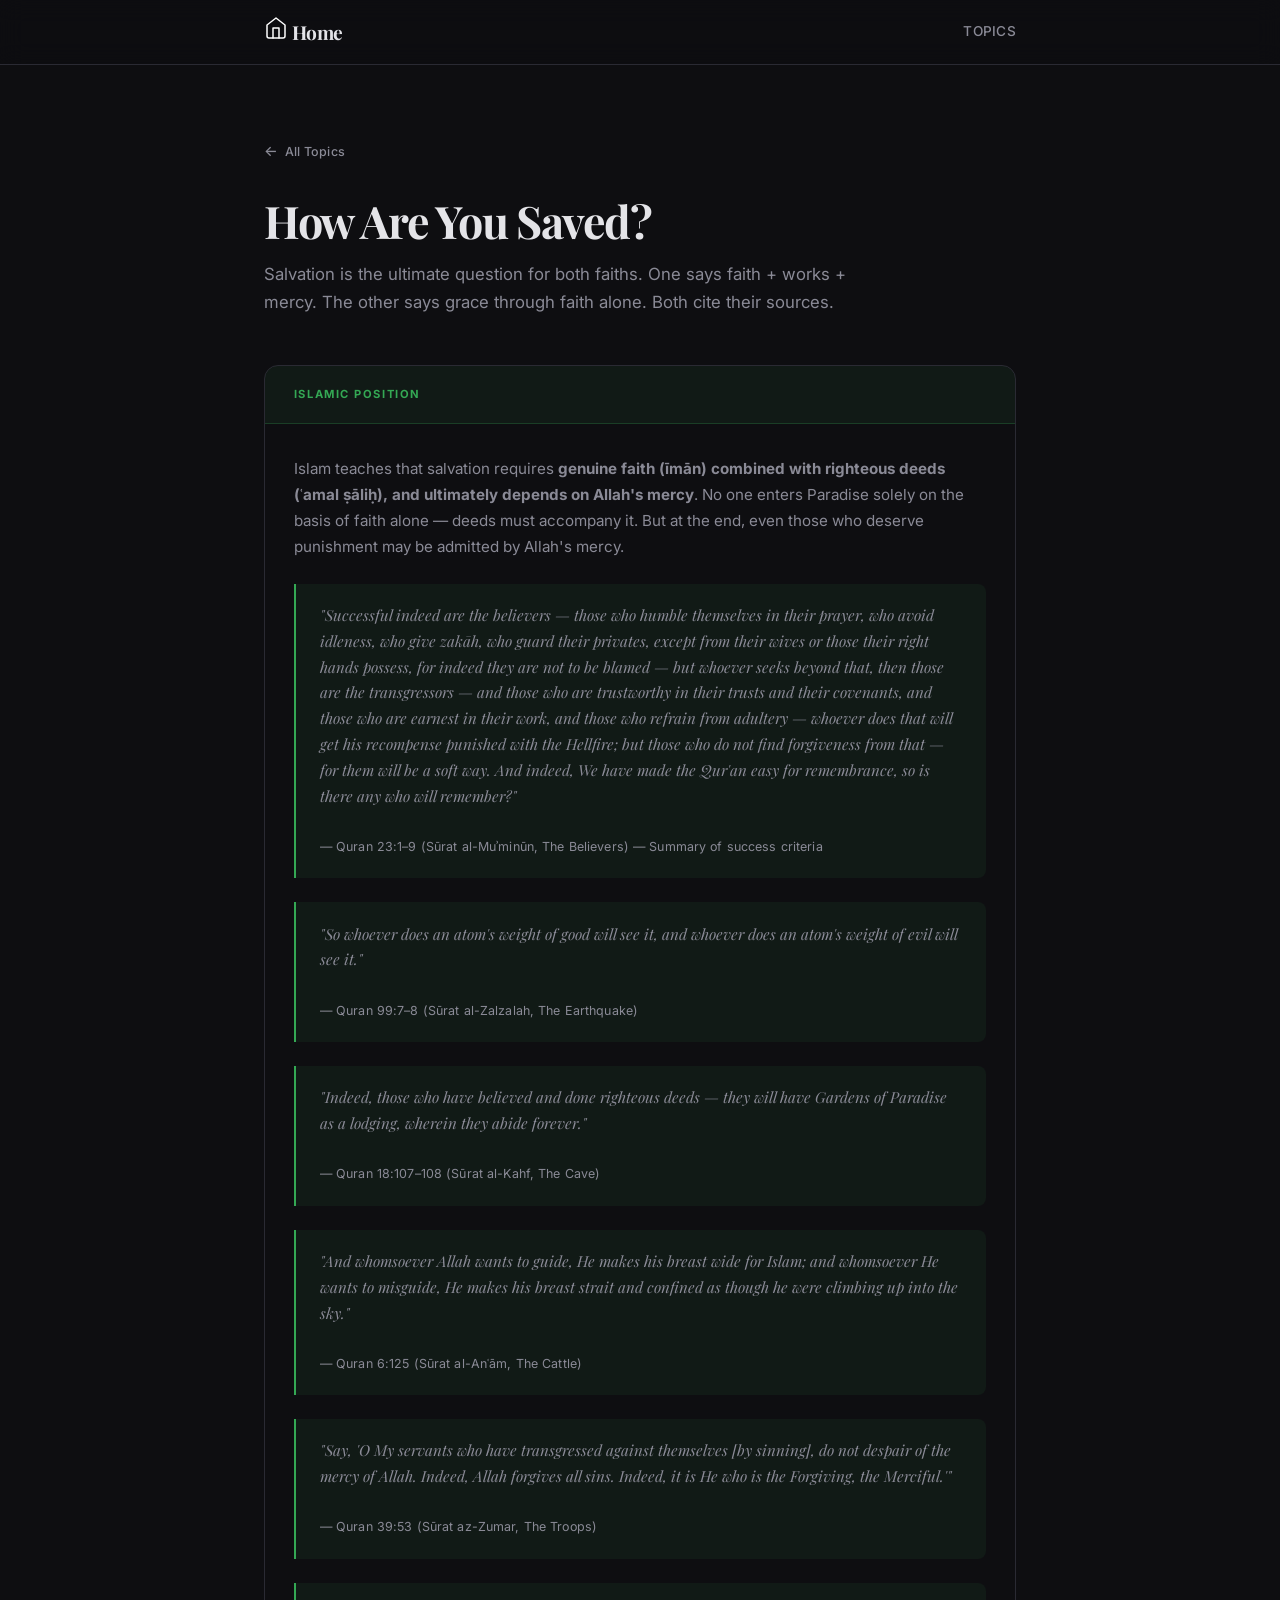
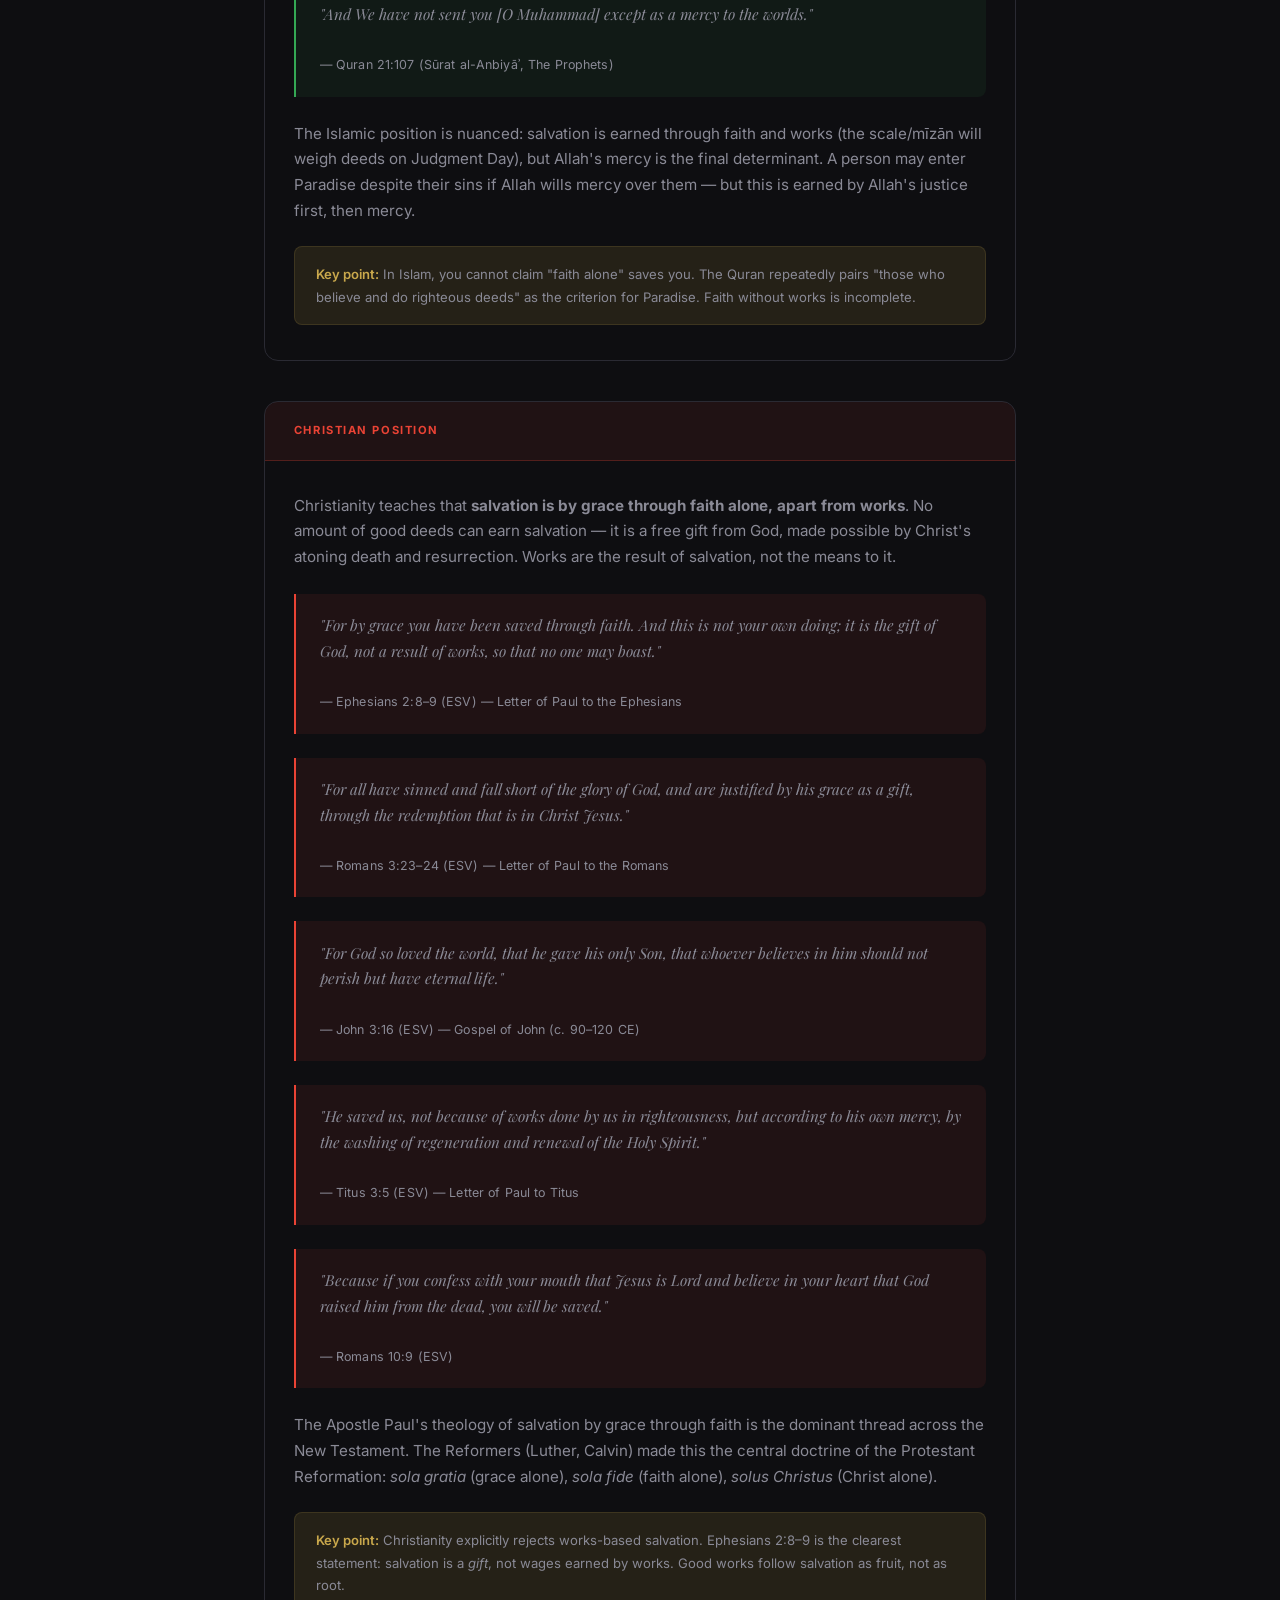
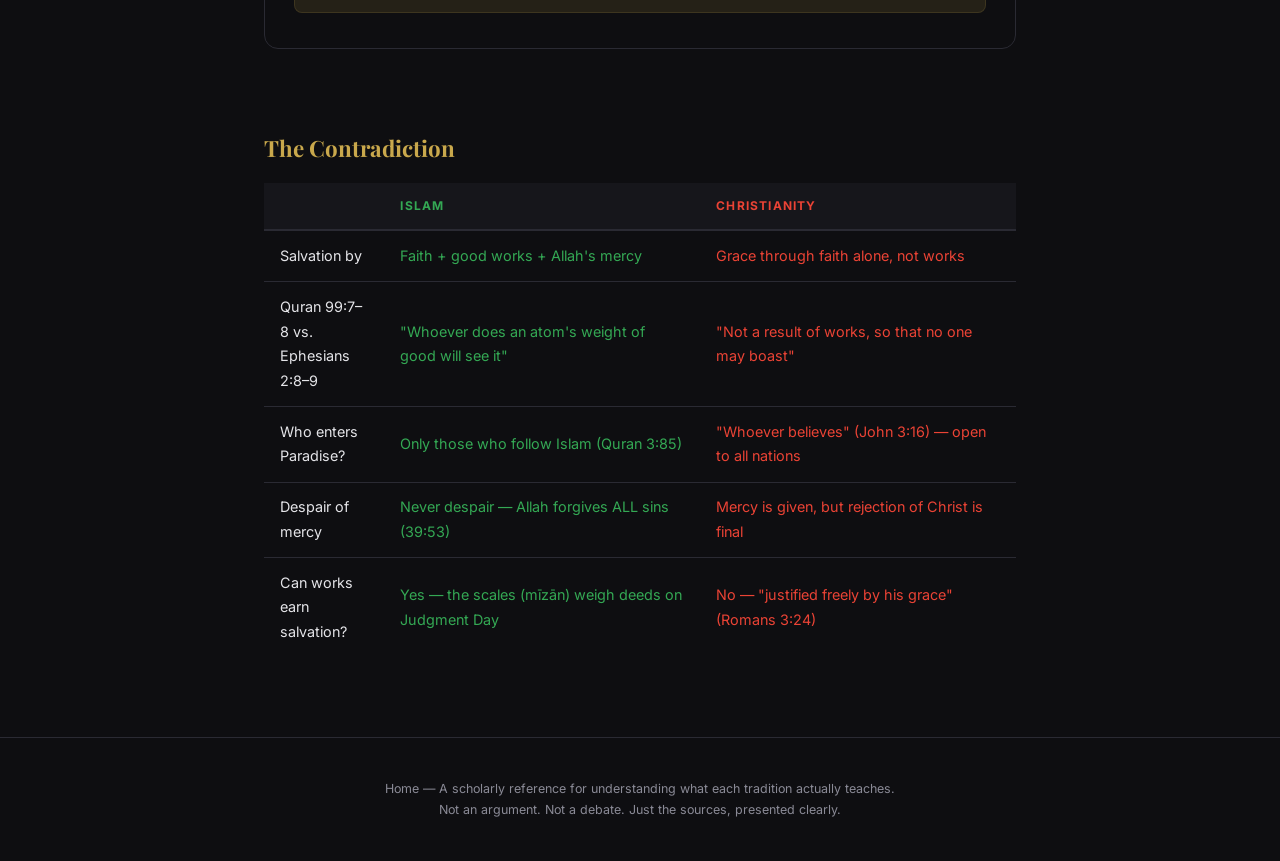
<file: topics/salvation/index.html>
<!DOCTYPE html>
<html lang="en">
<head>
  <meta charset="UTF-8">
  <meta name="viewport" content="width=device-width, initial-scale=1.0">
  <title>Salvation — IslamChristianity.com</title>
  <meta name="description" content="How do Muslims and Christians each define salvation? Faith alone, works, or mercy? Primary sources from both traditions.">
  <link rel="canonical" href="https://Home/topics/salvation/">
  <link rel="preconnect" href="https://fonts.googleapis.com">
  <link rel="preconnect" href="https://fonts.gstatic.com" crossorigin>
  <link href="https://fonts.googleapis.com/css2?family=Inter:wght@400;500;600;700;800&family=Playfair+Display:wght@600;700&display=swap" rel="stylesheet">
  <style>
    *, *::before, *::after { margin: 0; padding: 0; box-sizing: border-box; }

    :root {
      --bg: #0e0e11;
      --bg-card: #16161b;
      --bg-card-hover: #1c1c23;
      --border: #2a2a33;
      --text: #e4e4e8;
      --text-muted: #8a8a96;
      --accent: #c9a84c;
      --accent-dim: rgba(201, 168, 76, 0.12);
      --islamic-bg: rgba(52, 168, 84, 0.08);
      --islamic-border: rgba(52, 168, 84, 0.25);
      --islamic-label: #34a854;
      --chris-bg: rgba(234, 67, 53, 0.08);
      --chris-border: rgba(234, 67, 53, 0.25);
      --chris-label: #ea4335;
      --font-sans: 'Inter', -apple-system, BlinkMacSystemFont, sans-serif;
      --font-serif: 'Playfair Display', Georgia, serif;
      --max-w: 800px;
    }

    html { scroll-behavior: smooth; }

    body {
      font-family: var(--font-sans);
      background: var(--bg);
      color: var(--text);
      line-height: 1.7;
      -webkit-font-smoothing: antialiased;
    }

    a { color: var(--accent); text-decoration: none; transition: color 0.2s; }
    a:hover { color: #dbb85e; }

    nav {
      position: sticky; top: 0; z-index: 50;
      background: rgba(14,14,17,0.85);
      backdrop-filter: blur(12px);
      border-bottom: 1px solid var(--border);
    }
    .nav-inner {
      max-width: var(--max-w);
      margin: 0 auto;
      padding: 0 1.5rem;
      height: 64px;
      display: flex;
      align-items: center;
      justify-content: space-between;
    }
    .logo {
      font-family: var(--font-serif);
      font-weight: 700;
      font-size: 1.2rem;
      color: var(--text);
      letter-spacing: -0.02em;
    }
    .logo span { color: var(--accent); }
    .nav-links { display: flex; gap: 2rem; }
    .nav-links a {
      font-size: 0.85rem;
      font-weight: 500;
      color: var(--text-muted);
      letter-spacing: 0.02em;
      text-transform: uppercase;
    }
    .nav-links a:hover { color: var(--accent); }

    .topic-hero {
      max-width: var(--max-w);
      margin: 0 auto;
      padding: 4.5rem 1.5rem 3rem;
    }
    .back-link {
      display: inline-flex;
      align-items: center;
      gap: 0.4rem;
      font-size: 0.78rem;
      font-weight: 500;
      color: var(--text-muted);
      margin-bottom: 2rem;
      letter-spacing: 0.02em;
    }
    .back-link:hover { color: var(--accent); }
    .back-link::before { content: "←"; font-size: 0.9rem; }
    .topic-hero h1 {
      font-family: var(--font-serif);
      font-size: clamp(2rem, 4.5vw, 2.8rem);
      font-weight: 700;
      line-height: 1.15;
      letter-spacing: -0.03em;
      margin-bottom: 0.8rem;
    }
    .topic-hero p {
      font-size: 1.05rem;
      color: var(--text-muted);
      max-width: 600px;
    }

    .positions {
      max-width: var(--max-w);
      margin: 0 auto;
      padding: 0 1.5rem 5rem;
      display: flex;
      flex-direction: column;
      gap: 2.5rem;
    }

    .position {
      border: 1px solid var(--border);
      border-radius: 14px;
      overflow: hidden;
    }
    .position-header {
      padding: 1.2rem 1.8rem;
      font-size: 0.7rem;
      font-weight: 700;
      letter-spacing: 0.14em;
      text-transform: uppercase;
    }
    .position-header.islamic {
      background: var(--islamic-bg);
      color: var(--islamic-label);
      border-bottom: 1px solid var(--islamic-border);
    }
    .position-header.christian {
      background: var(--chris-bg);
      color: var(--chris-label);
      border-bottom: 1px solid var(--chris-border);
    }
    .position-body {
      padding: 2rem 1.8rem 2.2rem;
    }
    .position-body p {
      font-size: 0.95rem;
      color: var(--text-muted);
      margin-bottom: 1.4rem;
      line-height: 1.7;
    }
    .position-body p:last-child { margin-bottom: 0; }

    blockquote {
      border-left: 2px solid var(--accent);
      padding: 1.2rem 1.5rem;
      margin: 1.5rem 0;
      background: var(--bg-card);
      border-radius: 0 8px 8px 0;
    }
    blockquote.islamic-bq { border-left-color: var(--islamic-label); background: var(--islamic-bg); }
    blockquote.christian-bq { border-left-color: var(--chris-label); background: var(--chris-bg); }

    blockquote p {
      font-family: var(--font-serif);
      font-size: 1.05rem;
      font-style: italic;
      color: var(--text);
      line-height: 1.7;
      margin-bottom: 0.6rem;
    }
    blockquote cite {
      font-family: var(--font-sans);
      font-size: 0.78rem;
      font-style: normal;
      color: var(--text-muted);
      letter-spacing: 0.01em;
    }

    .note {
      font-size: 0.82rem;
      color: var(--text-muted);
      padding: 1rem 1.3rem;
      background: var(--accent-dim);
      border-radius: 8px;
      border: 1px solid rgba(201,168,76,0.15);
      margin-top: 1rem;
    }
    .note strong { color: var(--accent); font-weight: 600; }

    .contradiction-table { max-width: var(--max-w); margin: 0 auto 5rem; padding: 0 1.5rem; }
    .contradiction-table h2 { font-family: var(--font-serif); font-size: 1.4rem; margin-bottom: 1rem; color: var(--accent); }
    .contradiction-table table { width: 100%; border-collapse: collapse; font-size: 0.9rem; }
    .contradiction-table th { padding: 0.8rem 1rem; text-align: left; background: var(--bg-card); border-bottom: 2px solid var(--border); color: var(--text-muted); font-size: 0.75rem; text-transform: uppercase; letter-spacing: 0.1em; }
    .contradiction-table td { padding: 0.8rem 1rem; border-bottom: 1px solid var(--border); color: var(--text); }
    .contradiction-table tr:last-child td { border-bottom: none; }
    .contradiction-table .islamic-cell { color: var(--islamic-label); }
    .contradiction-table .chris-cell { color: var(--chris-label); }


    .contradiction-table th:nth-child(1),
    .contradiction-table td:nth-child(1) { width: 16%; min-width: 120px; }
    .contradiction-table th:nth-child(2),
    .contradiction-table td:nth-child(2) { width: 42%; }
    .contradiction-table th:nth-child(3),
    .contradiction-table td:nth-child(3) { width: 42%; }


    footer {
      border-top: 1px solid var(--border);
      padding: 2.5rem 1.5rem;
      text-align: center;
    }
    footer p {
      font-size: 0.78rem;
      color: var(--text-muted);
      max-width: var(--max-w);
      margin: 0 auto;
    }
    footer a { color: var(--text-muted); text-decoration: underline; text-decoration-color: var(--border); }
    footer a:hover { color: var(--accent); text-decoration-color: var(--accent); }

    @media (max-width: 640px) {
      .topic-hero { padding: 3.5rem 1.2rem 2.5rem; }
      .position-body { padding: 1.4rem 1.2rem 1.6rem; }
      .position-header { padding: 1rem 1.2rem; }
      blockquote { padding: 1rem 1.2rem; }
      blockquote p { font-size: 0.95rem; }
    }
  </style>
</head>
<body>

<nav>
  <div class="nav-inner">
    <a href="../../index.html" class="logo"><svg xmlns="http://www.w3.org/2000/svg" width="24" height="24" viewBox="0 0 24 24" fill="none" stroke="white" stroke-width="1.5" stroke-linecap="round" stroke-linejoin="round"><path d="M3 9l9-7 9 7v11a2 2 0 0 1-2 2H5a2 2 0 0 1-2-2z"></path><polyline points="9 22 9 12 15 12 15 22"></polyline></svg> Home</a>
    <div class="nav-links">
      <a href="../../index.html">Topics</a>

    </div>
  </div>
</nav>

<div class="topic-hero">
  <a href="../../index.html" class="back-link">All Topics</a>
  <h1>How Are You Saved?</h1>
  <p>Salvation is the ultimate question for both faiths. One says faith + works + mercy. The other says grace through faith alone. Both cite their sources.</p>
</div>

<main class="positions">

  <!-- ── ISLAMIC POSITION ── -->
  <section class="position">
    <div class="position-header islamic">Islamic Position</div>
    <div class="position-body">
      <p>Islam teaches that salvation requires <strong>genuine faith (īmān) combined with righteous deeds (ʿamal ṣāliḥ), and ultimately depends on Allah's mercy</strong>. No one enters Paradise solely on the basis of faith alone — deeds must accompany it. But at the end, even those who deserve punishment may be admitted by Allah's mercy.</p>

      <blockquote class="islamic-bq">
        <p>"Successful indeed are the believers — those who humble themselves in their prayer, who avoid idleness, who give zakāh, who guard their privates, except from their wives or those their right hands possess, for indeed they are not to be blamed — but whoever seeks beyond that, then those are the transgressors — and those who are trustworthy in their trusts and their covenants, and those who are earnest in their work, and those who refrain from adultery — whoever does that will get his recompense punished with the Hellfire; but those who do not find forgiveness from that — for them will be a soft way. And indeed, We have made the Qur'an easy for remembrance, so is there any who will remember?"</p>
        <cite>— Quran 23:1–9 (Sūrat al-Muʾminūn, The Believers) — Summary of success criteria</cite>
      </blockquote>

      <blockquote class="islamic-bq">
        <p>"So whoever does an atom's weight of good will see it, and whoever does an atom's weight of evil will see it."</p>
        <cite>— Quran 99:7–8 (Sūrat al-Zalzalah, The Earthquake)</cite>
      </blockquote>

      <blockquote class="islamic-bq">
        <p>"Indeed, those who have believed and done righteous deeds — they will have Gardens of Paradise as a lodging, wherein they abide forever."</p>
        <cite>— Quran 18:107–108 (Sūrat al-Kahf, The Cave)</cite>
      </blockquote>

      <blockquote class="islamic-bq">
        <p>"And whomsoever Allah wants to guide, He makes his breast wide for Islam; and whomsoever He wants to misguide, He makes his breast strait and confined as though he were climbing up into the sky."</p>
        <cite>— Quran 6:125 (Sūrat al-Anʿām, The Cattle)</cite>
      </blockquote>

      <blockquote class="islamic-bq">
        <p>"Say, 'O My servants who have transgressed against themselves [by sinning], do not despair of the mercy of Allah. Indeed, Allah forgives all sins. Indeed, it is He who is the Forgiving, the Merciful.'"</p>
        <cite>— Quran 39:53 (Sūrat az-Zumar, The Troops)</cite>
      </blockquote>

      <blockquote class="islamic-bq">
        <p>"And We have not sent you [O Muhammad] except as a mercy to the worlds."</p>
        <cite>— Quran 21:107 (Sūrat al-Anbiyāʾ, The Prophets)</cite>
      </blockquote>

      <p>The Islamic position is nuanced: salvation is earned through faith and works (the scale/mīzān will weigh deeds on Judgment Day), but Allah's mercy is the final determinant. A person may enter Paradise despite their sins if Allah wills mercy over them — but this is earned by Allah's justice first, then mercy.</p>

      <div class="note">
        <strong>Key point:</strong> In Islam, you cannot claim "faith alone" saves you. The Quran repeatedly pairs "those who believe and do righteous deeds" as the criterion for Paradise. Faith without works is incomplete.
      </div>
    </div>
  </section>

  <!-- ── CHRISTIAN POSITION ── -->
  <section class="position">
    <div class="position-header christian">Christian Position</div>
    <div class="position-body">
      <p>Christianity teaches that <strong>salvation is by grace through faith alone, apart from works</strong>. No amount of good deeds can earn salvation — it is a free gift from God, made possible by Christ's atoning death and resurrection. Works are the result of salvation, not the means to it.</p>

      <blockquote class="christian-bq">
        <p>"For by grace you have been saved through faith. And this is not your own doing; it is the gift of God, not a result of works, so that no one may boast."</p>
        <cite>— Ephesians 2:8–9 (ESV) — Letter of Paul to the Ephesians</cite>
      </blockquote>

      <blockquote class="christian-bq">
        <p>"For all have sinned and fall short of the glory of God, and are justified by his grace as a gift, through the redemption that is in Christ Jesus."</p>
        <cite>— Romans 3:23–24 (ESV) — Letter of Paul to the Romans</cite>
      </blockquote>

      <blockquote class="christian-bq">
        <p>"For God so loved the world, that he gave his only Son, that whoever believes in him should not perish but have eternal life."</p>
        <cite>— John 3:16 (ESV) — Gospel of John (c. 90–120 CE)</cite>
      </blockquote>

      <blockquote class="christian-bq">
        <p>"He saved us, not because of works done by us in righteousness, but according to his own mercy, by the washing of regeneration and renewal of the Holy Spirit."</p>
        <cite>— Titus 3:5 (ESV) — Letter of Paul to Titus</cite>
      </blockquote>

      <blockquote class="christian-bq">
        <p>"Because if you confess with your mouth that Jesus is Lord and believe in your heart that God raised him from the dead, you will be saved."</p>
        <cite>— Romans 10:9 (ESV)</cite>
      </blockquote>

      <p>The Apostle Paul's theology of salvation by grace through faith is the dominant thread across the New Testament. The Reformers (Luther, Calvin) made this the central doctrine of the Protestant Reformation: <em>sola gratia</em> (grace alone), <em>sola fide</em> (faith alone), <em>solus Christus</em> (Christ alone).</p>

      <div class="note">
        <strong>Key point:</strong> Christianity explicitly rejects works-based salvation. Ephesians 2:8–9 is the clearest statement: salvation is a <em>gift</em>, not wages earned by works. Good works follow salvation as fruit, not as root.
      </div>
    </div>
  </section>

</main>

<div class="contradiction-table" id="about">
  <h2>The Contradiction</h2>
  <table>
    <thead>
      <tr><th></th><th class="islamic-cell">Islam</th><th class="chris-cell">Christianity</th></tr>
    </thead>
    <tbody>
      <tr><td>Salvation by</td><td class="islamic-cell">Faith + good works + Allah's mercy</td><td class="chris-cell">Grace through faith alone, not works</td></tr>
      <tr><td>Quran 99:7–8 vs. Ephesians 2:8–9</td><td class="islamic-cell">"Whoever does an atom's weight of good will see it"</td><td class="chris-cell">"Not a result of works, so that no one may boast"</td></tr>
      <tr><td>Who enters Paradise?</td><td class="islamic-cell">Only those who follow Islam (Quran 3:85)</td><td class="chris-cell">"Whoever believes" (John 3:16) — open to all nations</td></tr>
      <tr><td>Despair of mercy</td><td class="islamic-cell">Never despair — Allah forgives ALL sins (39:53)</td><td class="chris-cell">Mercy is given, but rejection of Christ is final</td></tr>
      <tr><td>Can works earn salvation?</td><td class="islamic-cell">Yes — the scales (mīzān) weigh deeds on Judgment Day</td><td class="chris-cell">No — "justified freely by his grace" (Romans 3:24)</td></tr>
    </tbody>
  </table>
</div>

<footer>
  <p>Home — A scholarly reference for understanding what each tradition actually teaches.<br>
  Not an argument. Not a debate. Just the sources, presented clearly.</p>
</footer>

</body>
</html>
</file>
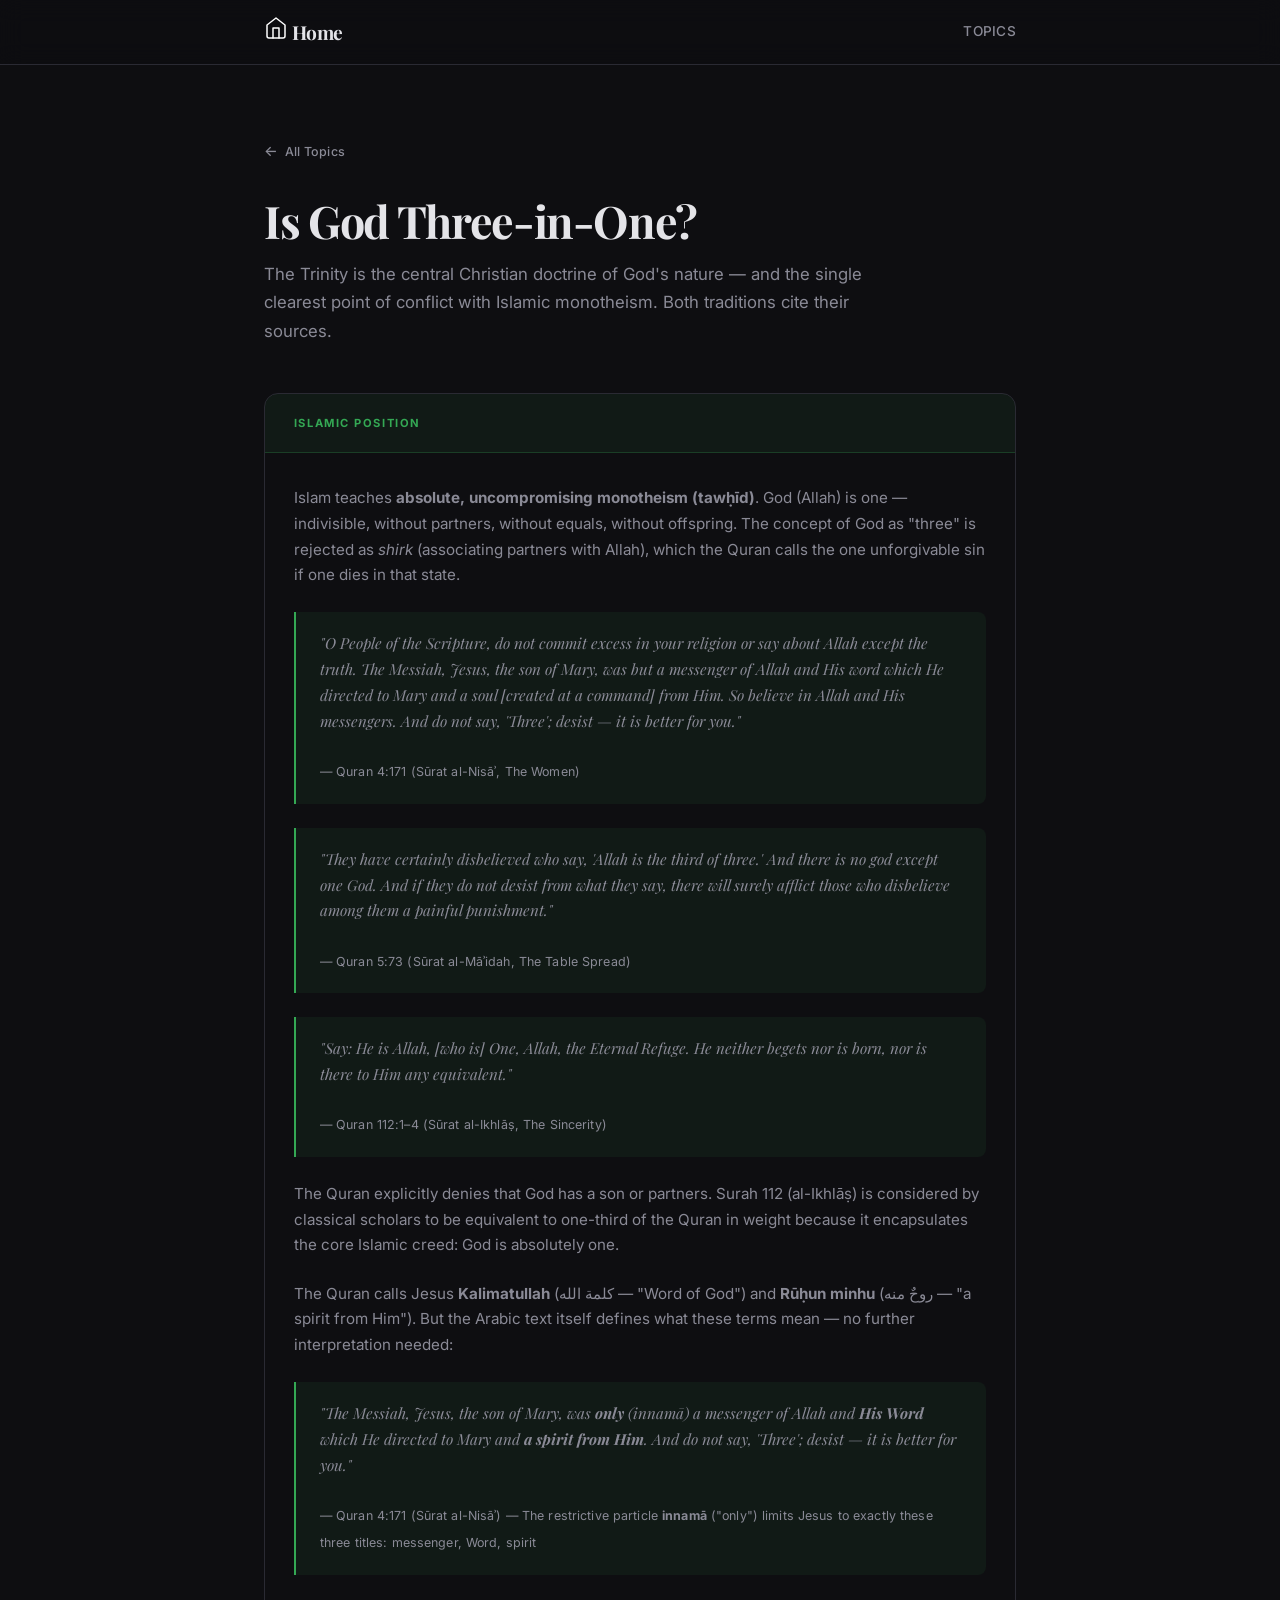
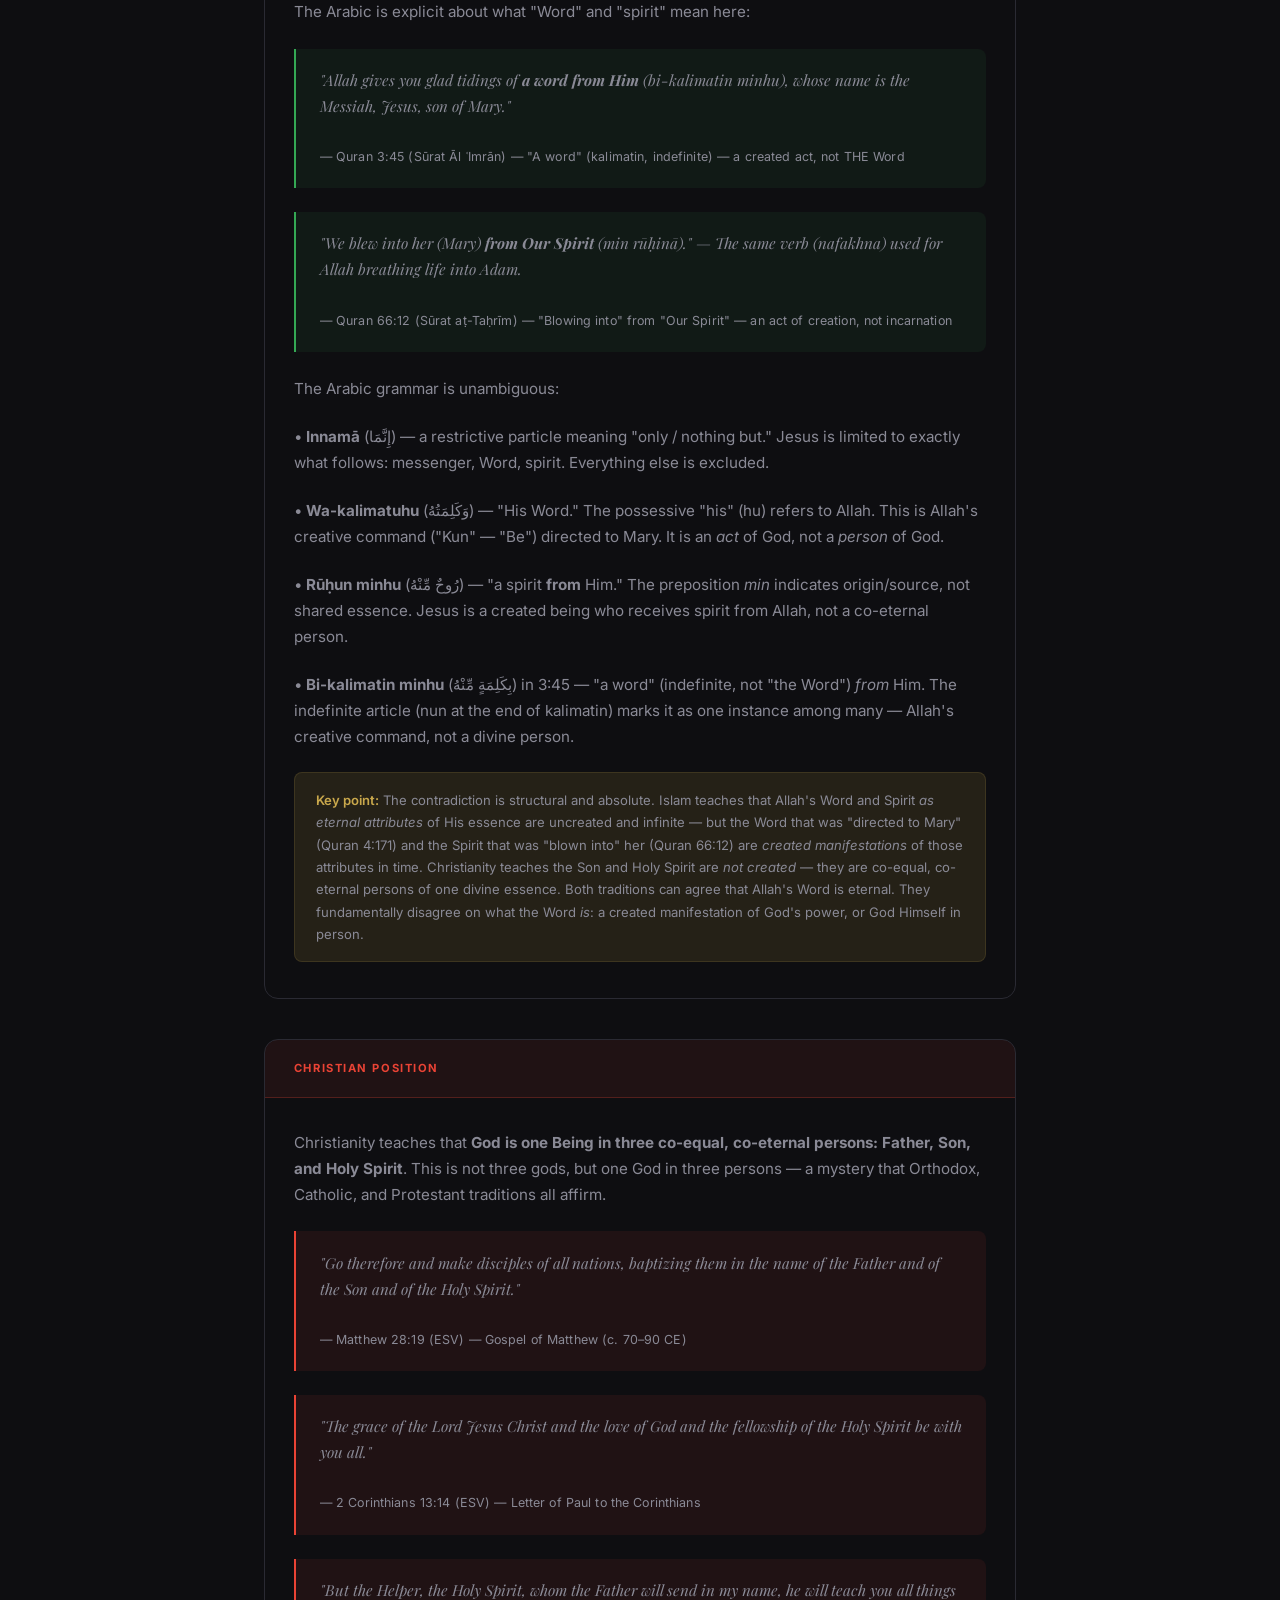
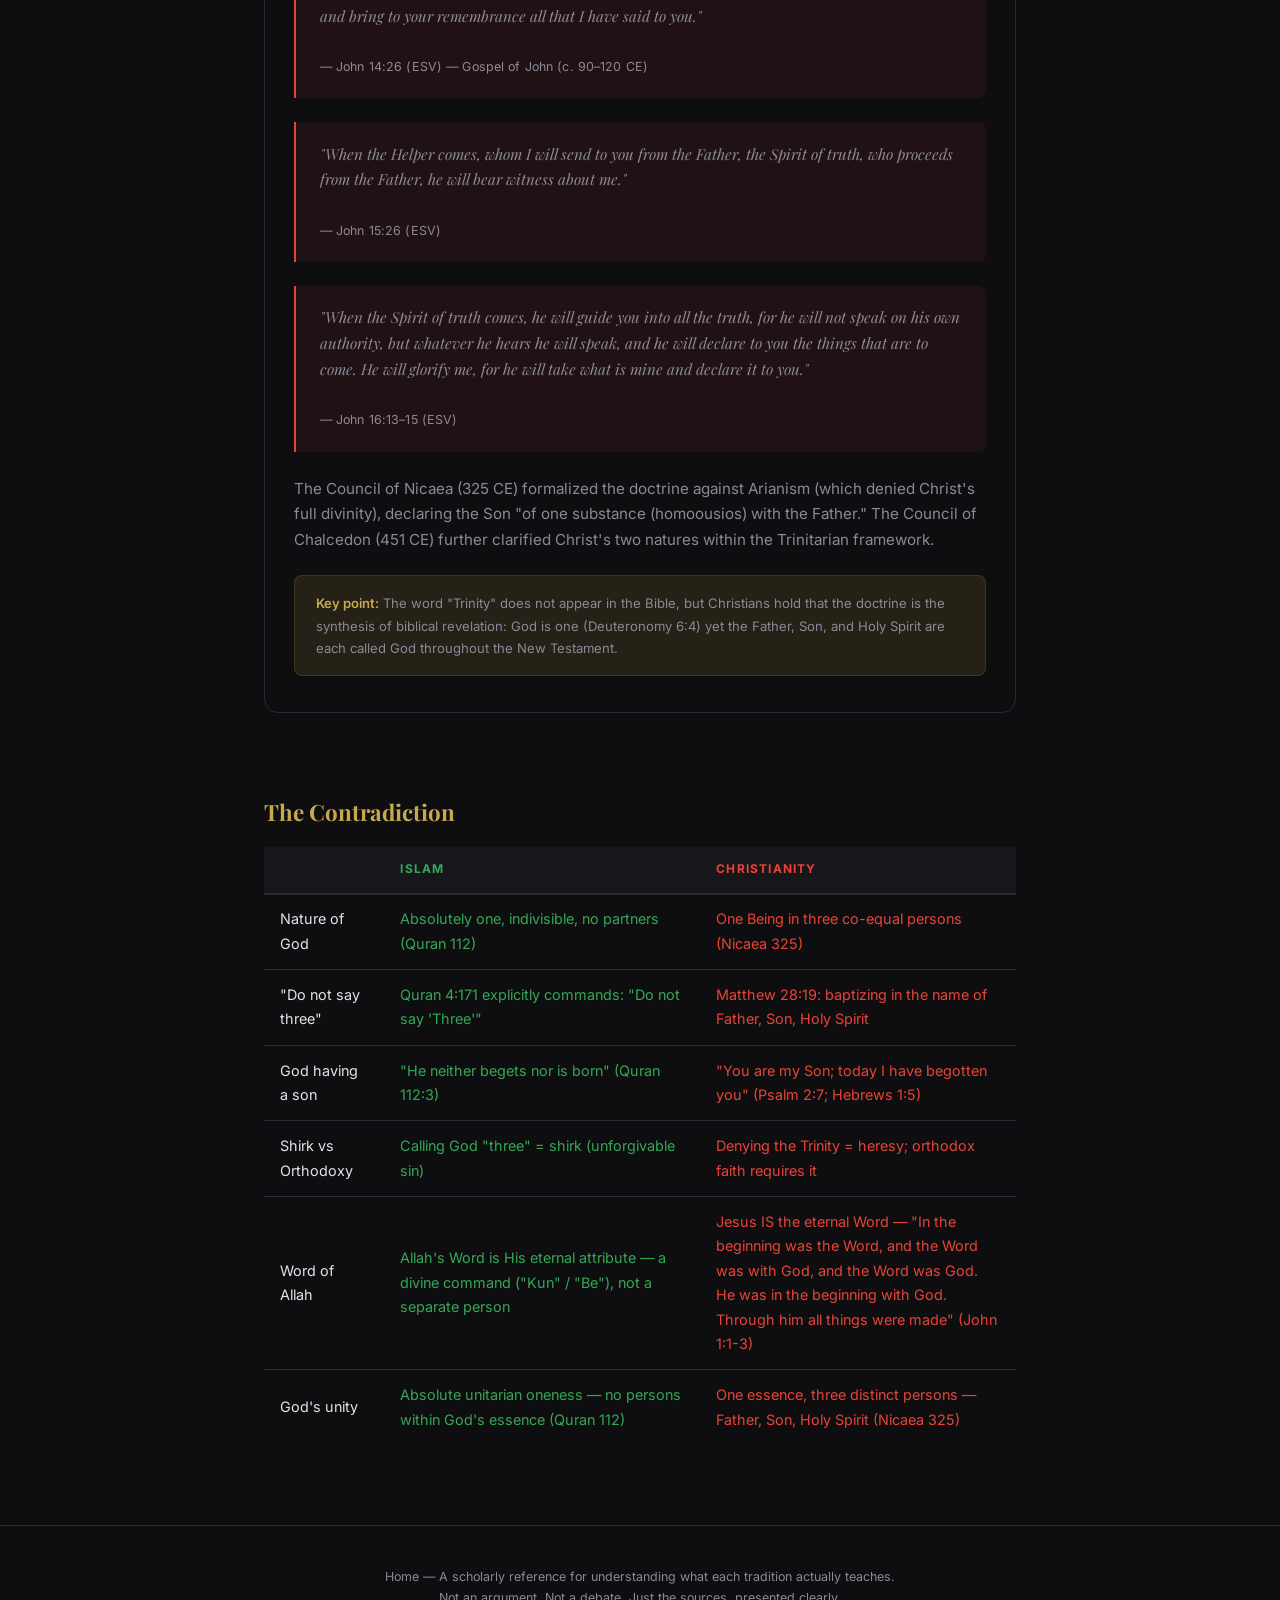
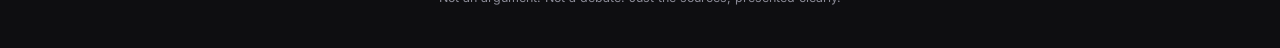
<file: topics/trinity/index.html>
<!DOCTYPE html>
<html lang="en">
<head>
  <meta charset="UTF-8">
  <meta name="viewport" content="width=device-width, initial-scale=1.0">
  <title>The Trinity — IslamChristianity.com</title>
  <meta name="description" content="What do Islam and Christianity actually say about the Trinity? Side-by-side primary sources from the Quran and the Bible.">
  <link rel="canonical" href="https://Home/topics/trinity/">
  <link rel="preconnect" href="https://fonts.googleapis.com">
  <link rel="preconnect" href="https://fonts.gstatic.com" crossorigin>
  <link href="https://fonts.googleapis.com/css2?family=Inter:wght@400;500;600;700;800&family=Playfair+Display:wght@600;700&display=swap" rel="stylesheet">
  <style>
    *, *::before, *::after { margin: 0; padding: 0; box-sizing: border-box; }

    :root {
      --bg: #0e0e11;
      --bg-card: #16161b;
      --bg-card-hover: #1c1c23;
      --border: #2a2a33;
      --text: #e4e4e8;
      --text-muted: #8a8a96;
      --accent: #c9a84c;
      --accent-dim: rgba(201, 168, 76, 0.12);
      --islamic-bg: rgba(52, 168, 84, 0.08);
      --islamic-border: rgba(52, 168, 84, 0.25);
      --islamic-label: #34a854;
      --chris-bg: rgba(234, 67, 53, 0.08);
      --chris-border: rgba(234, 67, 53, 0.25);
      --chris-label: #ea4335;
      --font-sans: 'Inter', -apple-system, BlinkMacSystemFont, sans-serif;
      --font-serif: 'Playfair Display', Georgia, serif;
      --max-w: 800px;
    }

    html { scroll-behavior: smooth; }

    body {
      font-family: var(--font-sans);
      background: var(--bg);
      color: var(--text);
      line-height: 1.7;
      -webkit-font-smoothing: antialiased;
    }

    a { color: var(--accent); text-decoration: none; transition: color 0.2s; }
    a:hover { color: #dbb85e; }

    /* ── NAV ── */
    nav {
      position: sticky; top: 0; z-index: 50;
      background: rgba(14,14,17,0.85);
      backdrop-filter: blur(12px);
      border-bottom: 1px solid var(--border);
    }
    .nav-inner {
      max-width: var(--max-w);
      margin: 0 auto;
      padding: 0 1.5rem;
      height: 64px;
      display: flex;
      align-items: center;
      justify-content: space-between;
    }
    .logo {
      font-family: var(--font-serif);
      font-weight: 700;
      font-size: 1.2rem;
      color: var(--text);
      letter-spacing: -0.02em;
    }
    .logo span { color: var(--accent); }
    .nav-links { display: flex; gap: 2rem; }
    .nav-links a {
      font-size: 0.85rem;
      font-weight: 500;
      color: var(--text-muted);
      letter-spacing: 0.02em;
      text-transform: uppercase;
    }
    .nav-links a:hover { color: var(--accent); }

    /* ── HERO ── */
    .topic-hero {
      max-width: var(--max-w);
      margin: 0 auto;
      padding: 4.5rem 1.5rem 3rem;
    }
    .back-link {
      display: inline-flex;
      align-items: center;
      gap: 0.4rem;
      font-size: 0.78rem;
      font-weight: 500;
      color: var(--text-muted);
      margin-bottom: 2rem;
      letter-spacing: 0.02em;
    }
    .back-link:hover { color: var(--accent); }
    .back-link::before { content: "←"; font-size: 0.9rem; }
    .topic-hero h1 {
      font-family: var(--font-serif);
      font-size: clamp(2rem, 4.5vw, 2.8rem);
      font-weight: 700;
      line-height: 1.15;
      letter-spacing: -0.03em;
      margin-bottom: 0.8rem;
    }
    .topic-hero p {
      font-size: 1.05rem;
      color: var(--text-muted);
      max-width: 600px;
    }

    /* ── POSITION SECTIONS ── */
    .positions {
      max-width: var(--max-w);
      margin: 0 auto;
      padding: 0 1.5rem 5rem;
      display: flex;
      flex-direction: column;
      gap: 2.5rem;
    }

    .position {
      border: 1px solid var(--border);
      border-radius: 14px;
      overflow: hidden;
    }
    .position-header {
      padding: 1.2rem 1.8rem;
      font-size: 0.7rem;
      font-weight: 700;
      letter-spacing: 0.14em;
      text-transform: uppercase;
    }
    .position-header.islamic {
      background: var(--islamic-bg);
      color: var(--islamic-label);
      border-bottom: 1px solid var(--islamic-border);
    }
    .position-header.christian {
      background: var(--chris-bg);
      color: var(--chris-label);
      border-bottom: 1px solid var(--chris-border);
    }
    .position-body {
      padding: 2rem 1.8rem 2.2rem;
    }
    .position-body p {
      font-size: 0.95rem;
      color: var(--text-muted);
      margin-bottom: 1.4rem;
      line-height: 1.7;
    }
    .position-body p:last-child { margin-bottom: 0; }

    /* ── SOURCE QUOTES ── */
    blockquote {
      border-left: 2px solid var(--accent);
      padding: 1.2rem 1.5rem;
      margin: 1.5rem 0;
      background: var(--bg-card);
      border-radius: 0 8px 8px 0;
    }
    blockquote.islamic-bq { border-left-color: var(--islamic-label); background: var(--islamic-bg); }
    blockquote.christian-bq { border-left-color: var(--chris-label); background: var(--chris-bg); }

    blockquote p {
      font-family: var(--font-serif);
      font-size: 1.05rem;
      font-style: italic;
      color: var(--text);
      line-height: 1.7;
      margin-bottom: 0.6rem;
    }
    blockquote cite {
      font-family: var(--font-sans);
      font-size: 0.78rem;
      font-style: normal;
      color: var(--text-muted);
      letter-spacing: 0.01em;
    }

    /* ── NOTES ── */
    .note {
      font-size: 0.82rem;
      color: var(--text-muted);
      padding: 1rem 1.3rem;
      background: var(--accent-dim);
      border-radius: 8px;
      border: 1px solid rgba(201,168,76,0.15);
      margin-top: 1rem;
    }
    .note strong { color: var(--accent); font-weight: 600; }

    /* ── CONTRADICTION TABLE ── */
    .contradiction-table { max-width: var(--max-w); margin: 0 auto 5rem; padding: 0 1.5rem; }
    .contradiction-table h2 { font-family: var(--font-serif); font-size: 1.4rem; margin-bottom: 1rem; color: var(--accent); }
    .contradiction-table table { width: 100%; border-collapse: collapse; font-size: 0.9rem; }
    .contradiction-table th { padding: 0.8rem 1rem; text-align: left; background: var(--bg-card); border-bottom: 2px solid var(--border); color: var(--text-muted); font-size: 0.75rem; text-transform: uppercase; letter-spacing: 0.1em; }
    .contradiction-table td { padding: 0.8rem 1rem; border-bottom: 1px solid var(--border); color: var(--text); }
    .contradiction-table tr:last-child td { border-bottom: none; }
    .contradiction-table .islamic-cell { color: var(--islamic-label); }
    .contradiction-table .chris-cell { color: var(--chris-label); }


    .contradiction-table th:nth-child(1),
    .contradiction-table td:nth-child(1) { width: 16%; min-width: 120px; }
    .contradiction-table th:nth-child(2),
    .contradiction-table td:nth-child(2) { width: 42%; }
    .contradiction-table th:nth-child(3),
    .contradiction-table td:nth-child(3) { width: 42%; }


    /* ── FOOTER ── */
    footer {
      border-top: 1px solid var(--border);
      padding: 2.5rem 1.5rem;
      text-align: center;
    }
    footer p {
      font-size: 0.78rem;
      color: var(--text-muted);
      max-width: var(--max-w);
      margin: 0 auto;
    }
    footer a { color: var(--text-muted); text-decoration: underline; text-decoration-color: var(--border); }
    footer a:hover { color: var(--accent); text-decoration-color: var(--accent); }

    /* ── RESPONSIVE ── */
    @media (max-width: 640px) {
      .topic-hero { padding: 3.5rem 1.2rem 2.5rem; }
      .position-body { padding: 1.4rem 1.2rem 1.6rem; }
      .position-header { padding: 1rem 1.2rem; }
      blockquote { padding: 1rem 1.2rem; }
      blockquote p { font-size: 0.95rem; }
    }
  </style>
</head>
<body>

<nav>
  <div class="nav-inner">
    <a href="../../index.html" class="logo"><svg xmlns="http://www.w3.org/2000/svg" width="24" height="24" viewBox="0 0 24 24" fill="none" stroke="white" stroke-width="1.5" stroke-linecap="round" stroke-linejoin="round"><path d="M3 9l9-7 9 7v11a2 2 0 0 1-2 2H5a2 2 0 0 1-2-2z"></path><polyline points="9 22 9 12 15 12 15 22"></polyline></svg> Home</a>
    <div class="nav-links">
      <a href="../../index.html">Topics</a>

    </div>
  </div>
</nav>

<div class="topic-hero">
  <a href="../../index.html" class="back-link">All Topics</a>
  <h1>Is God Three-in-One?</h1>
  <p>The Trinity is the central Christian doctrine of God's nature — and the single clearest point of conflict with Islamic monotheism. Both traditions cite their sources.</p>
</div>

<main class="positions">

  <!-- ── ISLAMIC POSITION ── -->
  <section class="position">
    <div class="position-header islamic">Islamic Position</div>
    <div class="position-body">
      <p>Islam teaches <strong>absolute, uncompromising monotheism (tawḥīd)</strong>. God (Allah) is one — indivisible, without partners, without equals, without offspring. The concept of God as "three" is rejected as <em>shirk</em> (associating partners with Allah), which the Quran calls the one unforgivable sin if one dies in that state.</p>

      <blockquote class="islamic-bq">
        <p>"O People of the Scripture, do not commit excess in your religion or say about Allah except the truth. The Messiah, Jesus, the son of Mary, was but a messenger of Allah and His word which He directed to Mary and a soul [created at a command] from Him. So believe in Allah and His messengers. And do not say, 'Three'; desist — it is better for you."</p>
        <cite>— Quran 4:171 (Sūrat al-Nisāʾ, The Women)</cite>
      </blockquote>

      <blockquote class="islamic-bq">
        <p>"They have certainly disbelieved who say, 'Allah is the third of three.' And there is no god except one God. And if they do not desist from what they say, there will surely afflict those who disbelieve among them a painful punishment."</p>
        <cite>— Quran 5:73 (Sūrat al-Māʾidah, The Table Spread)</cite>
      </blockquote>

      <blockquote class="islamic-bq">
        <p>"Say: He is Allah, [who is] One, Allah, the Eternal Refuge. He neither begets nor is born, nor is there to Him any equivalent."</p>
        <cite>— Quran 112:1–4 (Sūrat al-Ikhlāṣ, The Sincerity)</cite>
      </blockquote>

      <p>The Quran explicitly denies that God has a son or partners. Surah 112 (al-Ikhlāṣ) is considered by classical scholars to be equivalent to one-third of the Quran in weight because it encapsulates the core Islamic creed: God is absolutely one.</p>

      <p>The Quran calls Jesus <strong>Kalimatullah</strong> (كلمة الله — "Word of God") and <strong>Rūḥun minhu</strong> (روحٌ منه — "a spirit from Him"). But the Arabic text itself defines what these terms mean — no further interpretation needed:</p>

      <blockquote class="islamic-bq">
        <p>"The Messiah, Jesus, the son of Mary, was <strong>only</strong> (innamā) a messenger of Allah and <strong>His Word</strong> which He directed to Mary and <strong>a spirit from Him</strong>. And do not say, 'Three'; desist — it is better for you."</p>
        <cite>— Quran 4:171 (Sūrat al-Nisāʾ) — The restrictive particle <strong>innamā</strong> ("only") limits Jesus to exactly these three titles: messenger, Word, spirit</cite>
      </blockquote>

      <p>The Arabic is explicit about what "Word" and "spirit" mean here:</p>

      <blockquote class="islamic-bq">
        <p>"Allah gives you glad tidings of <strong>a word from Him</strong> (bi-kalimatin minhu), whose name is the Messiah, Jesus, son of Mary."</p>
        <cite>— Quran 3:45 (Sūrat Āl ʿImrān) — "A word" (kalimatin, indefinite) — a created act, not THE Word</cite>
      </blockquote>

      <blockquote class="islamic-bq">
        <p>"We blew into her (Mary) <strong>from Our Spirit</strong> (min rūḥinā)." — The same verb (nafakhna) used for Allah breathing life into Adam.</p>
        <cite>— Quran 66:12 (Sūrat aṭ-Taḥrīm) — "Blowing into" from "Our Spirit" — an act of creation, not incarnation</cite>
      </blockquote>

      <p>The Arabic grammar is unambiguous:</p>

      <p>• <strong>Innamā</strong> (إِنَّمَا) — a restrictive particle meaning "only / nothing but." Jesus is limited to exactly what follows: messenger, Word, spirit. Everything else is excluded.</p>

      <p>• <strong>Wa-kalimatuhu</strong> (وَكَلِمَتُهُ) — "His Word." The possessive "his" (hu) refers to Allah. This is Allah's creative command ("Kun" — "Be") directed to Mary. It is an <em>act</em> of God, not a <em>person</em> of God.</p>

      <p>• <strong>Rūḥun minhu</strong> (رُوحٌ مِّنْهُ) — "a spirit <strong>from</strong> Him." The preposition <em>min</em> indicates origin/source, not shared essence. Jesus is a created being who receives spirit from Allah, not a co-eternal person.</p>

      <p>• <strong>Bi-kalimatin minhu</strong> (بِكَلِمَةٍ مِّنْهُ) in 3:45 — "a word" (indefinite, not "the Word") <em>from</em> Him. The indefinite article (nun at the end of kalimatin) marks it as one instance among many — Allah's creative command, not a divine person.</p>

      <div class="note">
        <strong>Key point:</strong> The contradiction is structural and absolute. Islam teaches that Allah's Word and Spirit <em>as eternal attributes</em> of His essence are uncreated and infinite — but the Word that was "directed to Mary" (Quran 4:171) and the Spirit that was "blown into" her (Quran 66:12) are <em>created manifestations</em> of those attributes in time. Christianity teaches the Son and Holy Spirit are <em>not created</em> — they are co-equal, co-eternal persons of one divine essence. Both traditions can agree that Allah's Word is eternal. They fundamentally disagree on what the Word <em>is</em>: a created manifestation of God's power, or God Himself in person.
      </div>
    </div>
  </section>

  <!-- ── CHRISTIAN POSITION ── -->
  <section class="position">
    <div class="position-header christian">Christian Position</div>
    <div class="position-body">
      <p>Christianity teaches that <strong>God is one Being in three co-equal, co-eternal persons: Father, Son, and Holy Spirit</strong>. This is not three gods, but one God in three persons — a mystery that Orthodox, Catholic, and Protestant traditions all affirm.</p>

      <blockquote class="christian-bq">
        <p>"Go therefore and make disciples of all nations, baptizing them in the name of the Father and of the Son and of the Holy Spirit."</p>
        <cite>— Matthew 28:19 (ESV) — Gospel of Matthew (c. 70–90 CE)</cite>
      </blockquote>

      <blockquote class="christian-bq">
        <p>"The grace of the Lord Jesus Christ and the love of God and the fellowship of the Holy Spirit be with you all."</p>
        <cite>— 2 Corinthians 13:14 (ESV) — Letter of Paul to the Corinthians</cite>
      </blockquote>

      <blockquote class="christian-bq">
        <p>"But the Helper, the Holy Spirit, whom the Father will send in my name, he will teach you all things and bring to your remembrance all that I have said to you."</p>
        <cite>— John 14:26 (ESV) — Gospel of John (c. 90–120 CE)</cite>
      </blockquote>

      <blockquote class="christian-bq">
        <p>"When the Helper comes, whom I will send to you from the Father, the Spirit of truth, who proceeds from the Father, he will bear witness about me."</p>
        <cite>— John 15:26 (ESV)</cite>
      </blockquote>

      <blockquote class="christian-bq">
        <p>"When the Spirit of truth comes, he will guide you into all the truth, for he will not speak on his own authority, but whatever he hears he will speak, and he will declare to you the things that are to come. He will glorify me, for he will take what is mine and declare it to you."</p>
        <cite>— John 16:13–15 (ESV)</cite>
      </blockquote>

      <p>The Council of Nicaea (325 CE) formalized the doctrine against Arianism (which denied Christ's full divinity), declaring the Son "of one substance (homoousios) with the Father." The Council of Chalcedon (451 CE) further clarified Christ's two natures within the Trinitarian framework.</p>

      <div class="note">
        <strong>Key point:</strong> The word "Trinity" does not appear in the Bible, but Christians hold that the doctrine is the synthesis of biblical revelation: God is one (Deuteronomy 6:4) yet the Father, Son, and Holy Spirit are each called God throughout the New Testament.
      </div>
    </div>
  </section>

</main>

<div class="contradiction-table" id="about">
  <h2>The Contradiction</h2>
  <table>
    <thead>
      <tr><th></th><th class="islamic-cell">Islam</th><th class="chris-cell">Christianity</th></tr>
    </thead>
    <tbody>
      <tr><td>Nature of God</td><td class="islamic-cell">Absolutely one, indivisible, no partners (Quran 112)</td><td class="chris-cell">One Being in three co-equal persons (Nicaea 325)</td></tr>
      <tr><td>"Do not say three"</td><td class="islamic-cell">Quran 4:171 explicitly commands: "Do not say 'Three'"</td><td class="chris-cell">Matthew 28:19: baptizing in the name of Father, Son, Holy Spirit</td></tr>
      <tr><td>God having a son</td><td class="islamic-cell">"He neither begets nor is born" (Quran 112:3)</td><td class="chris-cell">"You are my Son; today I have begotten you" (Psalm 2:7; Hebrews 1:5)</td></tr>
      <tr><td>Shirk vs Orthodoxy</td><td class="islamic-cell">Calling God "three" = shirk (unforgivable sin)</td><td class="chris-cell">Denying the Trinity = heresy; orthodox faith requires it</td></tr>
      <tr><td>Word of Allah</td><td class="islamic-cell">Allah's Word is His eternal attribute — a divine command ("Kun" / "Be"), not a separate person</td><td class="chris-cell">Jesus IS the eternal Word — "In the beginning was the Word, and the Word was with God, and the Word was God. He was in the beginning with God. Through him all things were made" (John 1:1-3)</td></tr>
      <tr><td>God's unity</td><td class="islamic-cell">Absolute unitarian oneness — no persons within God's essence (Quran 112)</td><td class="chris-cell">One essence, three distinct persons — Father, Son, Holy Spirit (Nicaea 325)</td></tr>
    </tbody>
  </table>
</div>

<footer>
  <p>Home — A scholarly reference for understanding what each tradition actually teaches.<br>
  Not an argument. Not a debate. Just the sources, presented clearly.</p>
</footer>

</body>
</html>
</file>
